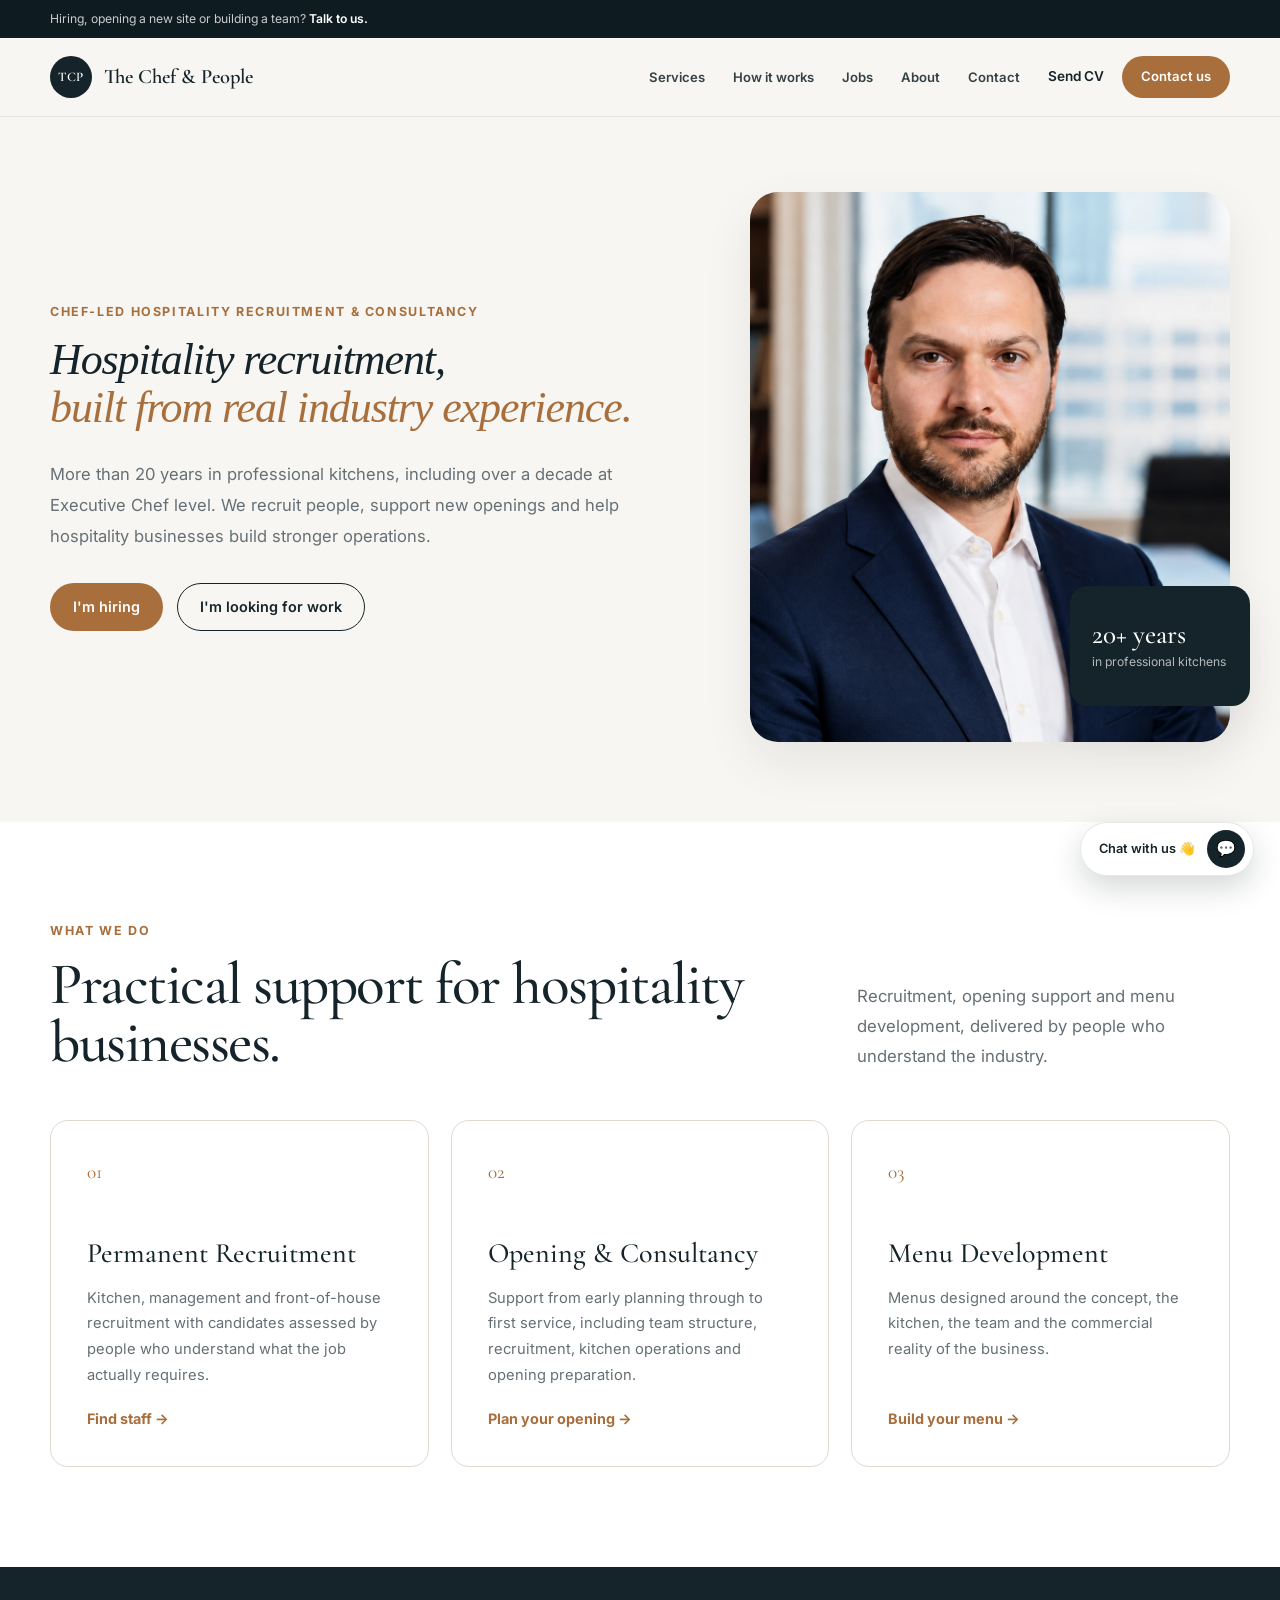
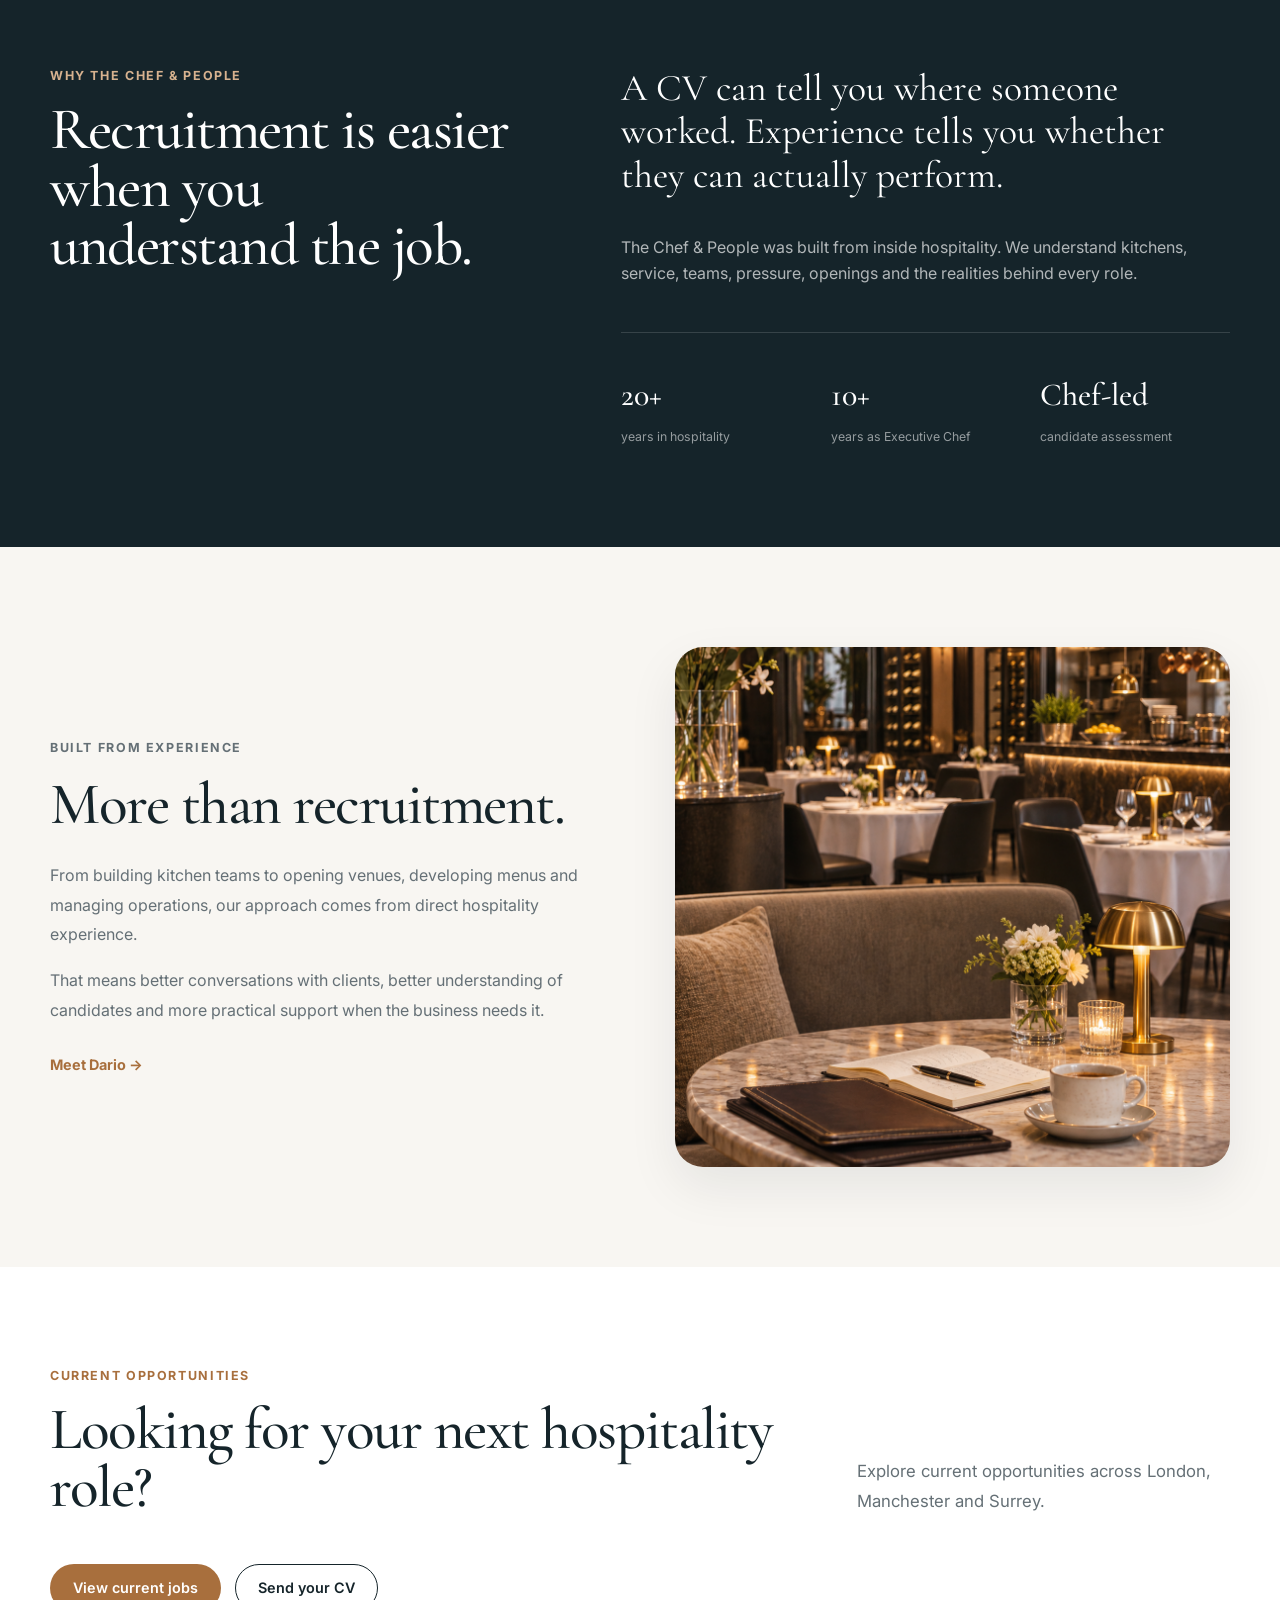
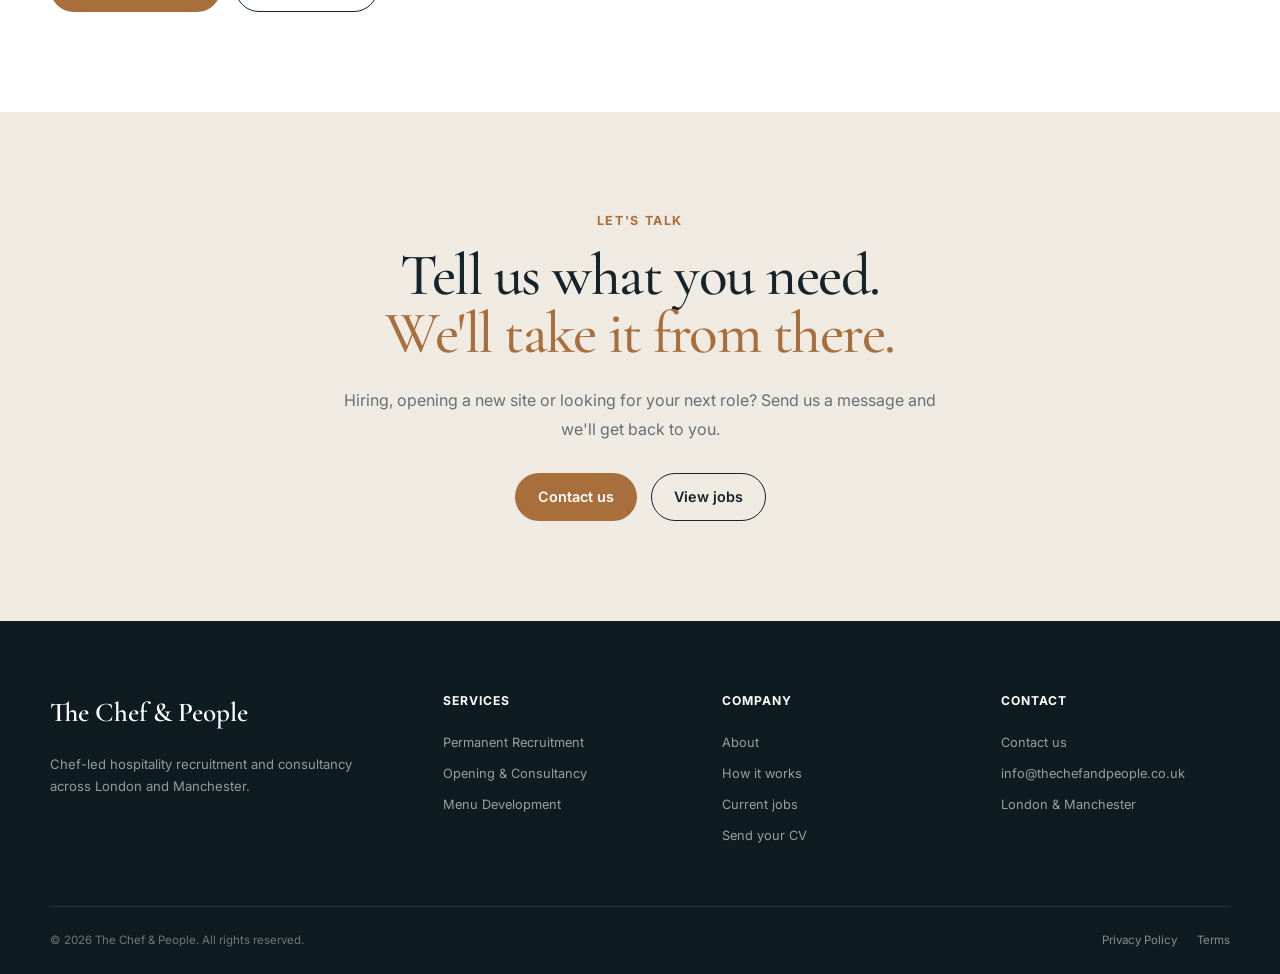
<file: index.html>
<!DOCTYPE html>
<html lang="en">

<head>
  <meta charset="UTF-8">
  <meta name="viewport" content="width=device-width, initial-scale=1.0">

  <title>The Chef & People | Hospitality Recruitment & Consultancy</title>

  <meta
    name="description"
    content="Chef-led hospitality recruitment and consultancy across London and Manchester. Permanent recruitment, restaurant openings and menu development."
  >

  <link rel="preconnect" href="https://fonts.googleapis.com">
  <link rel="preconnect" href="https://fonts.gstatic.com" crossorigin>

  <link
    href="https://fonts.googleapis.com/css2?family=Cormorant+Garamond:ital,wght@0,500;0,600;1,500&family=Inter:wght@400;500;600;700&display=swap"
    rel="stylesheet"
  >

  <link rel="stylesheet" href="style.css">
</head>

<body>

  <div class="top-bar">
    <div class="container top-bar-inner">

      <p>
        Hiring, opening a new site or building a team?
        <a href="contact.html#contact-form">Talk to us.</a>
      </p>

    </div>
  </div>


  <header class="site-header">

    <div class="container header-inner">

      <a
        href="index.html"
        class="logo"
        aria-label="The Chef & People home"
      >
        <span class="logo-mark">TCP</span>

        <span class="logo-text">
          The Chef & People
        </span>
      </a>


      <nav class="desktop-nav" aria-label="Main navigation">

        <a href="services.html">
          Services
        </a>

        <a href="how-it-works.html">
          How it works
        </a>

        <a href="jobs.html">
          Jobs
        </a>

        <a href="about.html">
          About
        </a>

        <a href="contact.html">
          Contact
        </a>

      </nav>


      <div class="header-actions">

        <a
          href="contact.html#contact-form"
          class="text-link"
        >
          Send CV
        </a>

        <a
          href="contact.html#contact-form"
          class="btn btn-primary btn-small"
        >
          Contact us
        </a>

      </div>


      <button
        class="menu-toggle"
        aria-label="Open navigation"
        aria-expanded="false"
      >
        <span></span>
        <span></span>
        <span></span>
      </button>

    </div>


    <nav
      class="mobile-nav"
      aria-label="Mobile navigation"
    >

      <a href="services.html">
        Services
      </a>

      <a href="how-it-works.html">
        How it works
      </a>

      <a href="jobs.html">
        Jobs
      </a>

      <a href="about.html">
        About
      </a>

      <a href="contact.html">
        Contact
      </a>

      <a href="contact.html#contact-form">
        Send CV
      </a>

    </nav>

  </header>


  <main>

    <section class="hero">

      <div class="container hero-grid">

        <div class="hero-content">

          <p class="eyebrow">
            Chef-led hospitality recruitment & consultancy
          </p>

          <h1>
            Hospitality recruitment,
            <span>
              built from real industry experience.
            </span>
          </h1>

          <p class="hero-copy">
            More than 20 years in professional kitchens,
            including over a decade at Executive Chef level.
            We recruit people, support new openings
            and help hospitality businesses build stronger operations.
          </p>

          <div class="hero-actions">

            <a
              href="contact.html#contact-form"
              class="btn btn-primary"
            >
              I'm hiring
            </a>

            <a
              href="jobs.html"
              class="btn btn-outline"
            >
              I'm looking for work
            </a>

          </div>

        </div>


        <div class="hero-visual">

          <div class="hero-image">

            <img
              src="images/dario-professional.png"
              alt="Dario Zannoni, founder of The Chef & People"
            >

          </div>


          <div class="experience-card">

            <strong>
              20+ years
            </strong>

            <span>
              in professional kitchens
            </span>

          </div>

        </div>

      </div>

    </section>


    <section class="section services-section">

      <div class="container">

        <div class="section-heading">

          <div>

            <p class="eyebrow">
              What we do
            </p>

            <h2>
              Practical support for hospitality businesses.
            </h2>

          </div>


          <p class="section-intro">
            Recruitment, opening support and menu development,
            delivered by people who understand the industry.
          </p>

        </div>


        <div class="services-grid">

          <article class="service-card">

            <span class="service-number">
              01
            </span>

            <h3>
              Permanent Recruitment
            </h3>

            <p>
              Kitchen, management and front-of-house recruitment
              with candidates assessed by people who understand
              what the job actually requires.
            </p>

            <a
              href="services.html#recruitment"
              class="arrow-link"
            >
              Find staff →
            </a>

          </article>


          <article class="service-card">

            <span class="service-number">
              02
            </span>

            <h3>
              Opening & Consultancy
            </h3>

            <p>
              Support from early planning through to first service,
              including team structure, recruitment,
              kitchen operations and opening preparation.
            </p>

            <a
              href="services.html#opening"
              class="arrow-link"
            >
              Plan your opening →
            </a>

          </article>


          <article class="service-card">

            <span class="service-number">
              03
            </span>

            <h3>
              Menu Development
            </h3>

            <p>
              Menus designed around the concept,
              the kitchen, the team and the commercial reality
              of the business.
            </p>

            <a
              href="services.html#menu"
              class="arrow-link"
            >
              Build your menu →
            </a>

          </article>

        </div>

      </div>

    </section>


    <section class="section why-us">

      <div class="container why-us-grid">

        <div class="why-us-title">

          <p class="eyebrow light">
            Why The Chef & People
          </p>

          <h2>
            Recruitment is easier
            when you understand the job.
          </h2>

        </div>


        <div class="why-us-content">

          <p class="large-copy">
            A CV can tell you where someone worked.
            Experience tells you whether they can actually perform.
          </p>

          <p>
            The Chef & People was built from inside hospitality.
            We understand kitchens, service, teams, pressure,
            openings and the realities behind every role.
          </p>


          <div class="stats">

            <div class="stat">

              <strong>
                20+
              </strong>

              <span>
                years in hospitality
              </span>

            </div>


            <div class="stat">

              <strong>
                10+
              </strong>

              <span>
                years as Executive Chef
              </span>

            </div>


            <div class="stat">

              <strong>
                Chef-led
              </strong>

              <span>
                candidate assessment
              </span>

            </div>

          </div>

        </div>

      </div>

    </section>


    <section class="section proof-section">

      <div class="container proof-grid">

        <div class="proof-content">

          <p class="eyebrow">
            Built from experience
          </p>

          <h2>
            More than recruitment.
          </h2>

          <p>
            From building kitchen teams to opening venues,
            developing menus and managing operations,
            our approach comes from direct hospitality experience.
          </p>

          <p>
            That means better conversations with clients,
            better understanding of candidates
            and more practical support when the business needs it.
          </p>

          <a
            href="about.html"
            class="arrow-link"
          >
            Meet Dario →
          </a>

        </div>


        <div class="proof-image">

          <img
            src="images/restaurant-interior.png"
            alt="Elegant restaurant interior"
          >

        </div>

      </div>

    </section>


    <section class="section services-section">

      <div class="container">

        <div class="section-heading">

          <div>

            <p class="eyebrow">
              Current opportunities
            </p>

            <h2>
              Looking for your next hospitality role?
            </h2>

          </div>


          <p class="section-intro">
            Explore current opportunities across London,
            Manchester and Surrey.
          </p>

        </div>


        <div class="hero-actions">

          <a
            href="jobs.html"
            class="btn btn-primary"
          >
            View current jobs
          </a>

          <a
            href="contact.html#contact-form"
            class="btn btn-outline"
          >
            Send your CV
          </a>

        </div>

      </div>

    </section>


    <section class="final-cta">

      <div class="container final-cta-inner">

        <p class="eyebrow">
          Let's talk
        </p>

        <h2>
          Tell us what you need.
          <span>
            We'll take it from there.
          </span>
        </h2>

        <p>
          Hiring, opening a new site or looking for your next role?
          Send us a message and we'll get back to you.
        </p>


        <div class="final-cta-actions">

          <a
            href="contact.html#contact-form"
            class="btn btn-primary"
          >
            Contact us
          </a>

          <a
            href="jobs.html"
            class="btn btn-outline"
          >
            View jobs
          </a>

        </div>

      </div>

    </section>

  </main>


  <a
    href="contact.html#contact-form"
    class="floating-chat"
    aria-label="Chat with The Chef & People"
  >

    <span class="floating-chat-text">
      Chat with us 👋
    </span>

    <span class="floating-chat-icon">
      💬
    </span>

  </a>


  <footer class="site-footer">

    <div class="container footer-grid">

      <div class="footer-brand">

        <a
          href="index.html"
          class="footer-logo"
        >
          The Chef & People
        </a>

        <p>
          Chef-led hospitality recruitment and consultancy
          across London and Manchester.
        </p>

      </div>


      <div class="footer-column">

        <h4>
          Services
        </h4>

        <a href="services.html#recruitment">
          Permanent Recruitment
        </a>

        <a href="services.html#opening">
          Opening & Consultancy
        </a>

        <a href="services.html#menu">
          Menu Development
        </a>

      </div>


      <div class="footer-column">

        <h4>
          Company
        </h4>

        <a href="about.html">
          About
        </a>

        <a href="how-it-works.html">
          How it works
        </a>

        <a href="jobs.html">
          Current jobs
        </a>

        <a href="contact.html#contact-form">
          Send your CV
        </a>

      </div>


      <div class="footer-column">

        <h4>
          Contact
        </h4>

        <a href="contact.html#contact-form">
          Contact us
        </a>

        <a href="mailto:info@thechefandpeople.co.uk">
          info@thechefandpeople.co.uk
        </a>

        <span>
          London & Manchester
        </span>

      </div>

    </div>


    <div class="container footer-bottom">

      <p>
        © 2026 The Chef & People. All rights reserved.
      </p>

      <div>

        <a href="privacy.html">
          Privacy Policy
        </a>

        <a href="terms.html">
          Terms
        </a>

      </div>

    </div>

  </footer>


  <script src="script.js"></script>

</body>
</html>
</file>
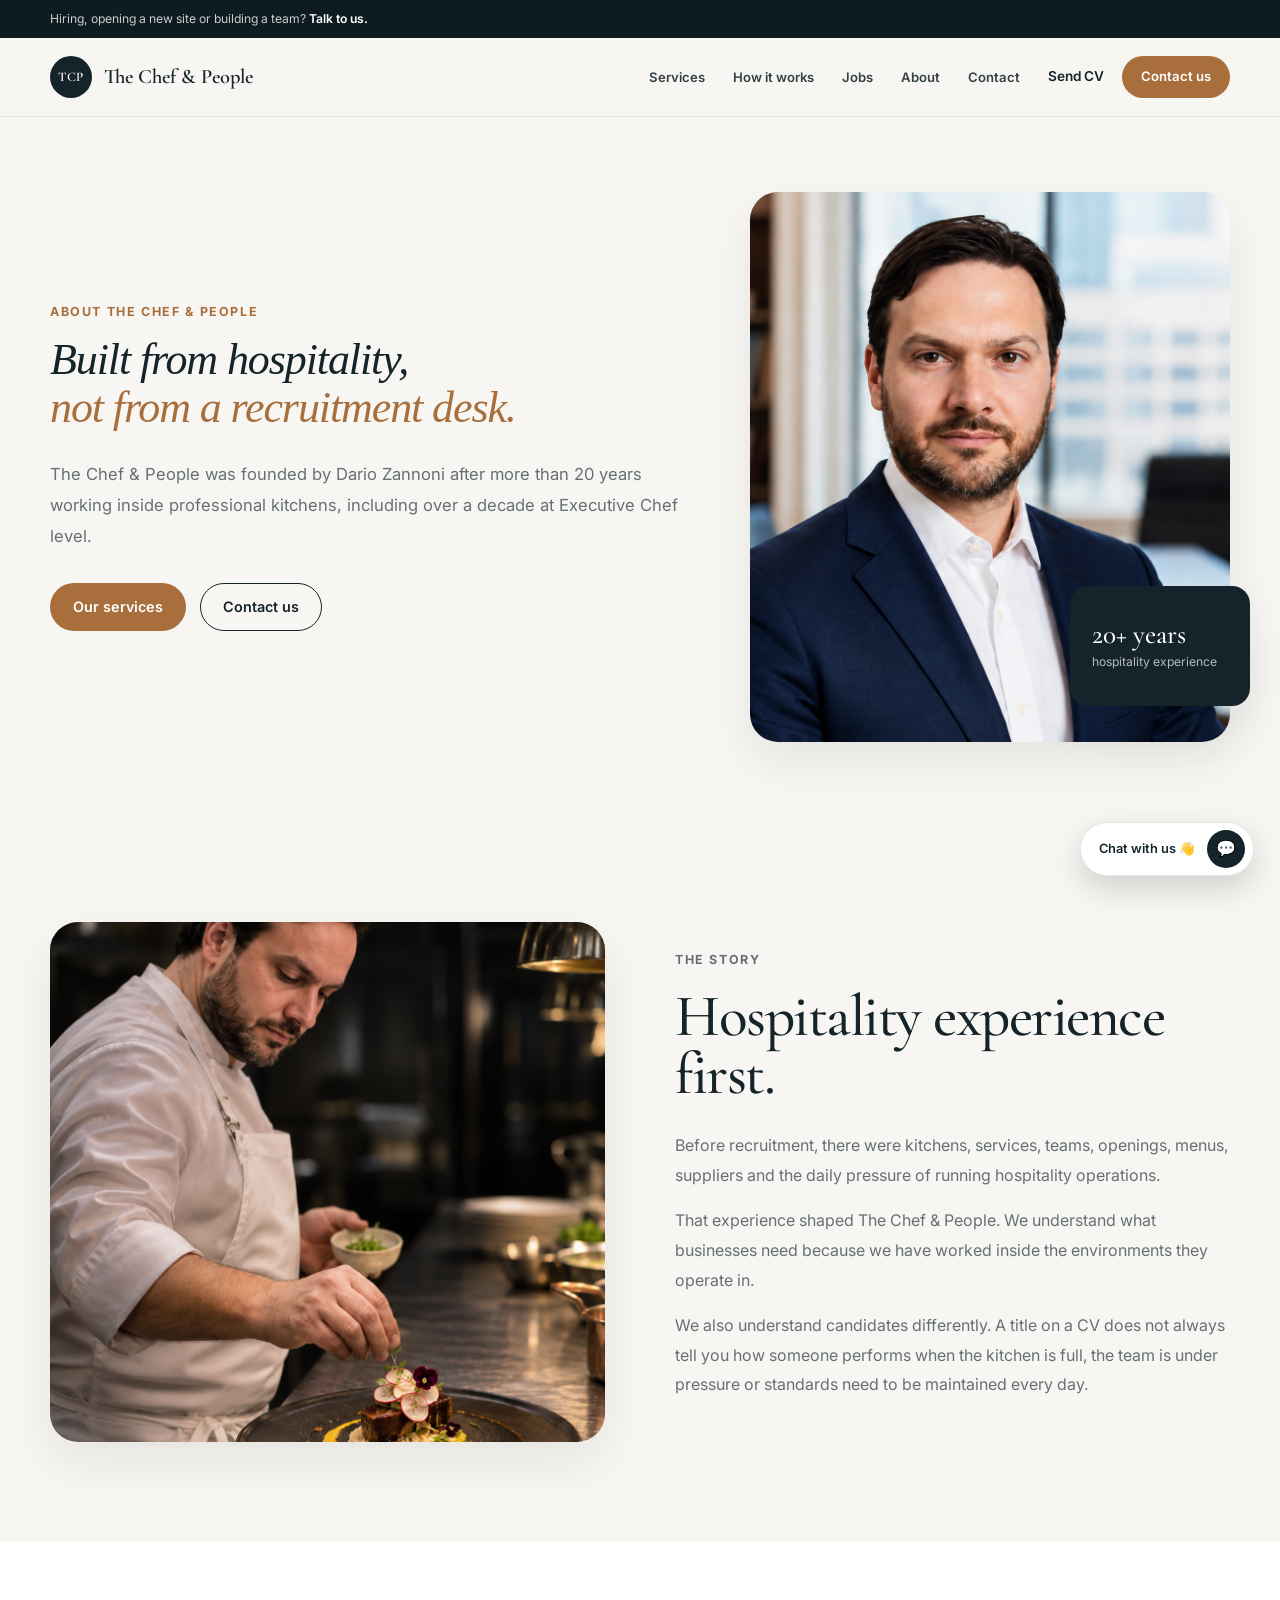
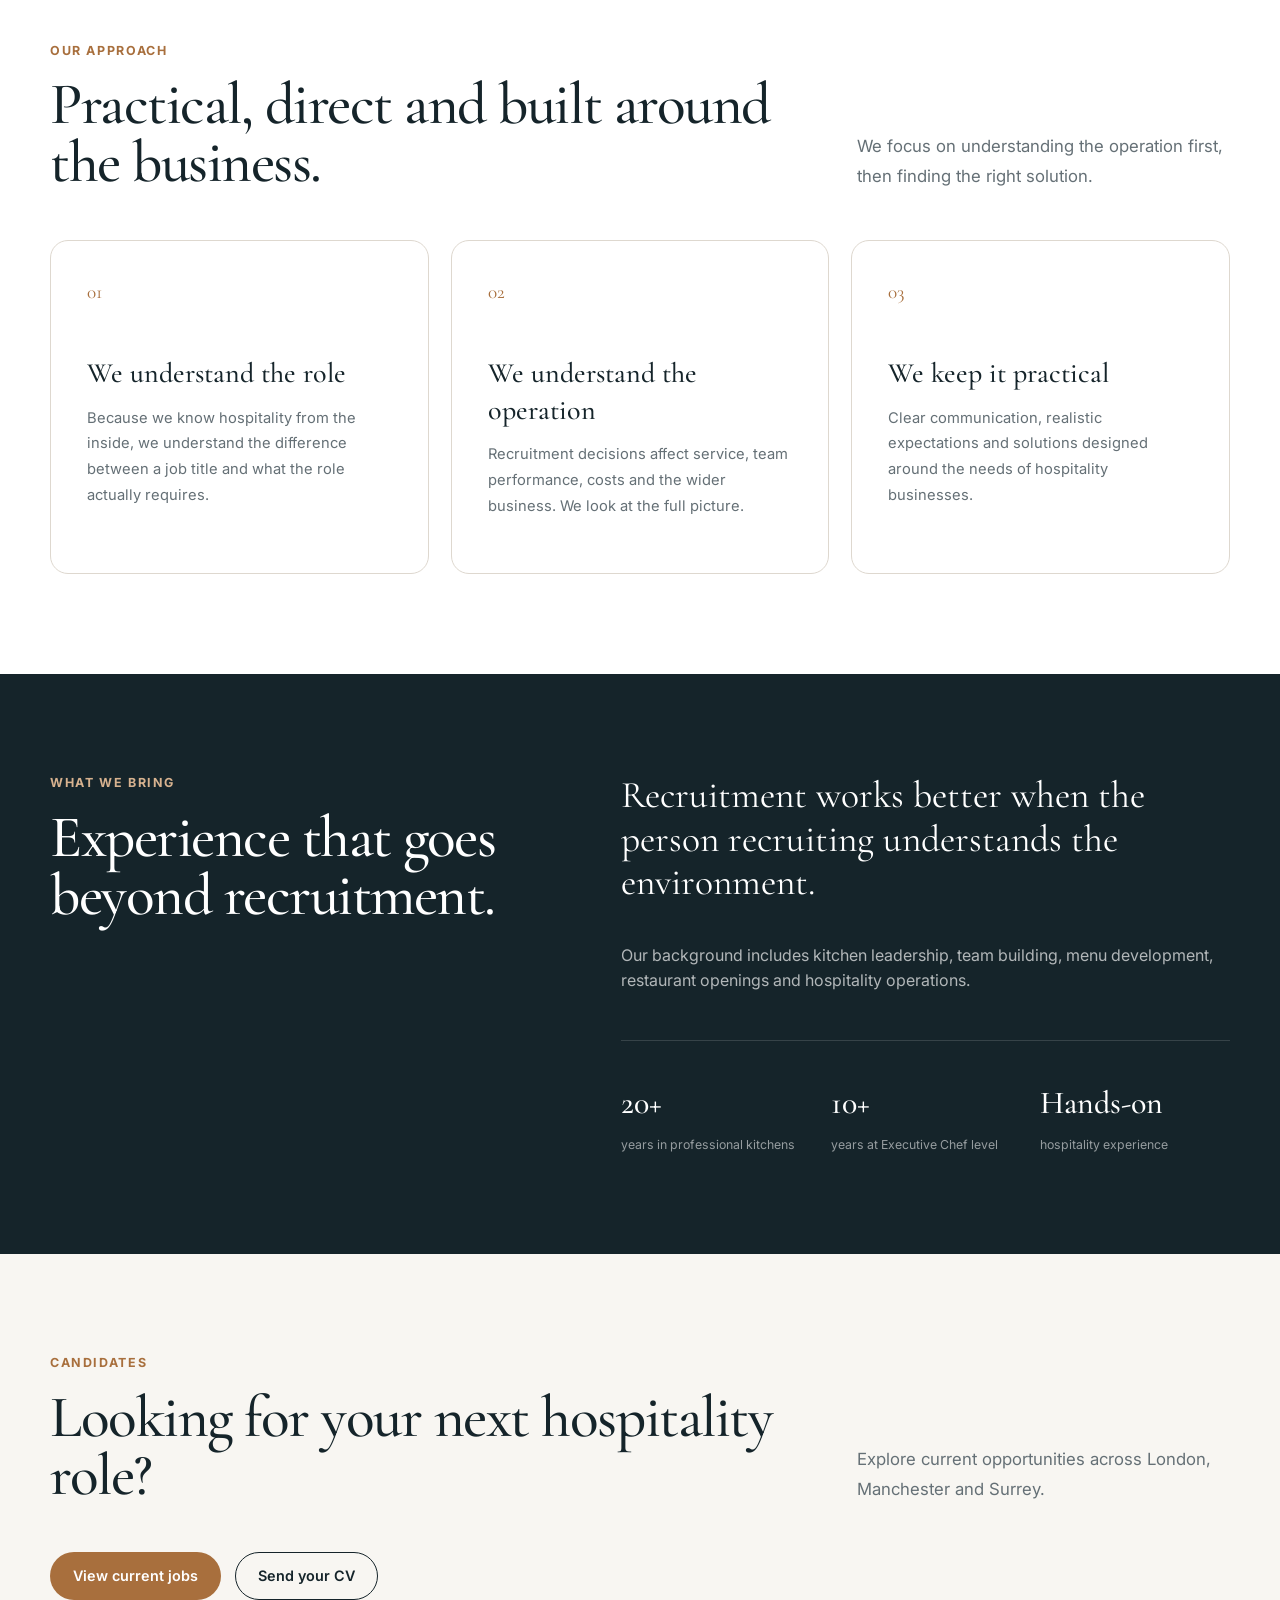
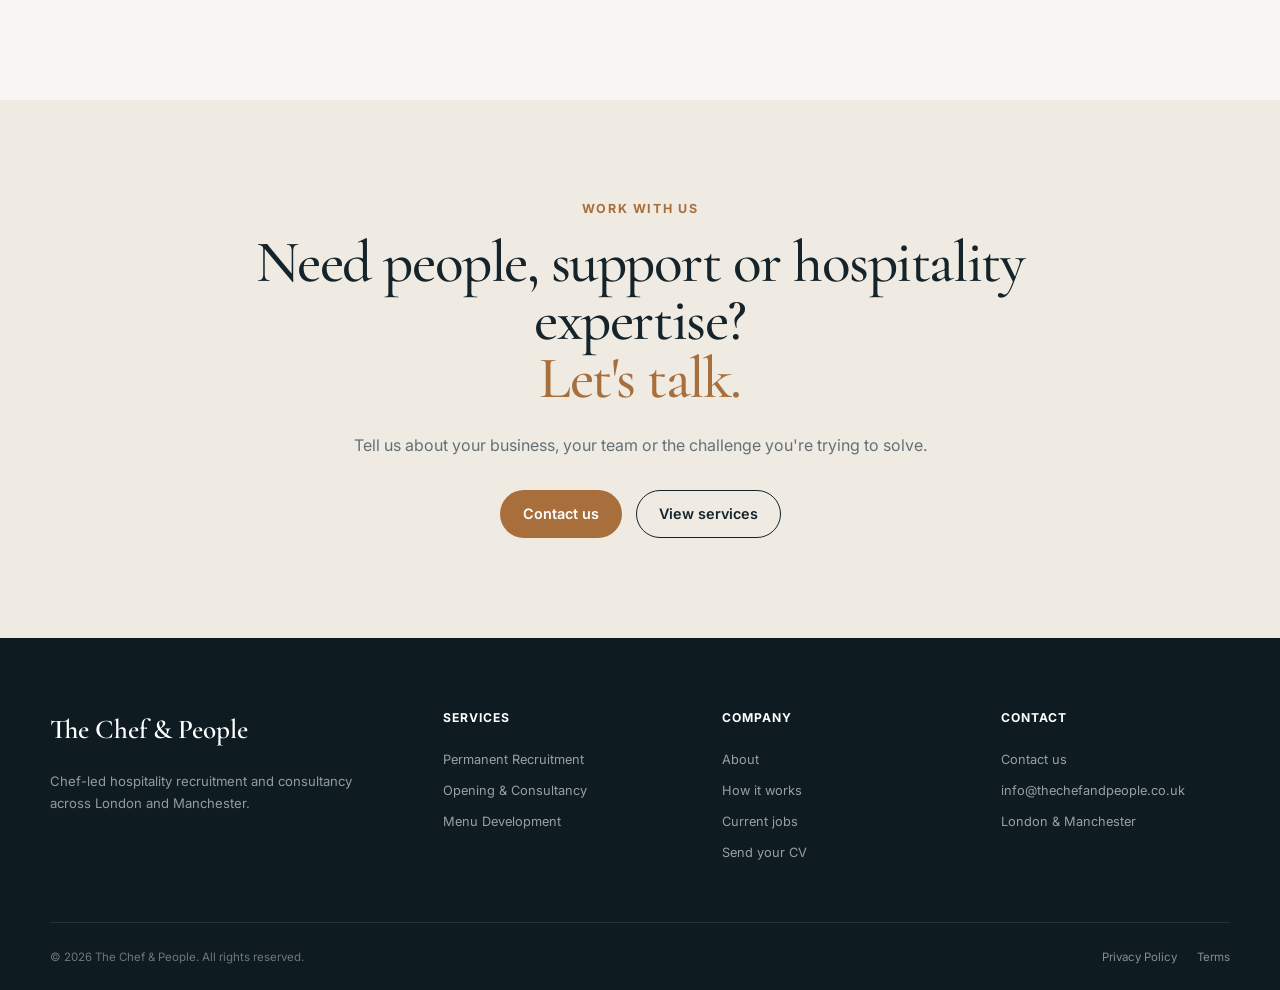
<file: about.html>
<!DOCTYPE html>
<html lang="en">
<head>
  <meta charset="UTF-8">

  <meta name="viewport" content="width=device-width, initial-scale=1.0">

  <title>About | The Chef & People</title>

  <meta
    name="description"
    content="Meet Dario Zannoni and discover the hospitality experience behind The Chef & People."
  >

  <link rel="preconnect" href="https://fonts.googleapis.com">

  <link rel="preconnect" href="https://fonts.gstatic.com" crossorigin>

  <link
    href="https://fonts.googleapis.com/css2?family=Cormorant+Garamond:ital,wght@0,500;0,600;1,500&family=Inter:wght@400;500;600;700&display=swap"
    rel="stylesheet"
  >

  <link rel="stylesheet" href="style.css">
</head>

<body>

  <div class="top-bar">

    <div class="container top-bar-inner">

      <p>
        Hiring, opening a new site or building a team?
        <a href="contact.html#contact-form">Talk to us.</a>
      </p>

    </div>

  </div>


  <header class="site-header">

    <div class="container header-inner">

      <a
        href="index.html"
        class="logo"
        aria-label="The Chef & People home"
      >

        <span class="logo-mark">
          TCP
        </span>

        <span class="logo-text">
          The Chef & People
        </span>

      </a>


      <nav class="desktop-nav" aria-label="Main navigation">

        <a href="services.html">
          Services
        </a>

        <a href="how-it-works.html">
          How it works
        </a>

        <a href="jobs.html">
          Jobs
        </a>

        <a href="about.html">
          About
        </a>

        <a href="contact.html">
          Contact
        </a>

      </nav>


      <div class="header-actions">

        <a
          href="contact.html#contact-form"
          class="text-link"
        >
          Send CV
        </a>

        <a
          href="contact.html#contact-form"
          class="btn btn-primary btn-small"
        >
          Contact us
        </a>

      </div>


      <button
        class="menu-toggle"
        aria-label="Open navigation"
        aria-expanded="false"
      >
        <span></span>
        <span></span>
        <span></span>
      </button>

    </div>


    <nav
      class="mobile-nav"
      aria-label="Mobile navigation"
    >

      <a href="services.html">
        Services
      </a>

      <a href="how-it-works.html">
        How it works
      </a>

      <a href="jobs.html">
        Jobs
      </a>

      <a href="about.html">
        About
      </a>

      <a href="contact.html">
        Contact
      </a>

      <a href="contact.html#contact-form">
        Send CV
      </a>

    </nav>

  </header>


  <main>

    <section class="hero">

      <div class="container hero-grid">

        <div class="hero-content">

          <p class="eyebrow">
            About The Chef & People
          </p>

          <h1>
            Built from hospitality,
            <span>
              not from a recruitment desk.
            </span>
          </h1>

          <p class="hero-copy">
            The Chef & People was founded by Dario Zannoni
            after more than 20 years working inside professional kitchens,
            including over a decade at Executive Chef level.
          </p>

          <div class="hero-actions">

            <a
              href="services.html"
              class="btn btn-primary"
            >
              Our services
            </a>

            <a
              href="contact.html#contact-form"
              class="btn btn-outline"
            >
              Contact us
            </a>

          </div>

        </div>


        <div class="hero-visual">

          <div class="hero-image">

            <img
              src="images/dario-professional.png"
              alt="Dario Zannoni, founder of The Chef & People"
            >

          </div>


          <div class="experience-card">

            <strong>
              20+ years
            </strong>

            <span>
              hospitality experience
            </span>

          </div>

        </div>

      </div>

    </section>


    <section class="section proof-section">

      <div class="container proof-grid">

        <div class="proof-image">

          <img
            src="images/dario-chef.png"
            alt="Dario Zannoni working in a professional kitchen"
          >

        </div>


        <div class="proof-content">

          <p class="eyebrow">
            The story
          </p>

          <h2>
            Hospitality experience first.
          </h2>

          <p>
            Before recruitment, there were kitchens, services,
            teams, openings, menus, suppliers and the daily pressure
            of running hospitality operations.
          </p>

          <p>
            That experience shaped The Chef & People.
            We understand what businesses need because we have worked
            inside the environments they operate in.
          </p>

          <p>
            We also understand candidates differently.
            A title on a CV does not always tell you how someone performs
            when the kitchen is full, the team is under pressure
            or standards need to be maintained every day.
          </p>

        </div>

      </div>

    </section>


    <section class="section services-section">

      <div class="container">

        <div class="section-heading">

          <div>

            <p class="eyebrow">
              Our approach
            </p>

            <h2>
              Practical, direct and built around the business.
            </h2>

          </div>


          <p class="section-intro">
            We focus on understanding the operation first,
            then finding the right solution.
          </p>

        </div>


        <div class="services-grid">

          <article class="service-card">

            <span class="service-number">
              01
            </span>

            <h3>
              We understand the role
            </h3>

            <p>
              Because we know hospitality from the inside,
              we understand the difference between a job title
              and what the role actually requires.
            </p>

          </article>


          <article class="service-card">

            <span class="service-number">
              02
            </span>

            <h3>
              We understand the operation
            </h3>

            <p>
              Recruitment decisions affect service,
              team performance, costs and the wider business.
              We look at the full picture.
            </p>

          </article>


          <article class="service-card">

            <span class="service-number">
              03
            </span>

            <h3>
              We keep it practical
            </h3>

            <p>
              Clear communication, realistic expectations
              and solutions designed around the needs
              of hospitality businesses.
            </p>

          </article>

        </div>

      </div>

    </section>


    <section class="section why-us">

      <div class="container why-us-grid">

        <div class="why-us-title">

          <p class="eyebrow light">
            What we bring
          </p>

          <h2>
            Experience that goes beyond recruitment.
          </h2>

        </div>


        <div class="why-us-content">

          <p class="large-copy">
            Recruitment works better when the person recruiting
            understands the environment.
          </p>

          <p>
            Our background includes kitchen leadership,
            team building, menu development, restaurant openings
            and hospitality operations.
          </p>


          <div class="stats">

            <div class="stat">

              <strong>
                20+
              </strong>

              <span>
                years in professional kitchens
              </span>

            </div>


            <div class="stat">

              <strong>
                10+
              </strong>

              <span>
                years at Executive Chef level
              </span>

            </div>


            <div class="stat">

              <strong>
                Hands-on
              </strong>

              <span>
                hospitality experience
              </span>

            </div>

          </div>

        </div>

      </div>

    </section>


    <section class="section">

      <div class="container">

        <div class="section-heading">

          <div>

            <p class="eyebrow">
              Candidates
            </p>

            <h2>
              Looking for your next hospitality role?
            </h2>

          </div>


          <p class="section-intro">
            Explore current opportunities across London,
            Manchester and Surrey.
          </p>

        </div>


        <div class="hero-actions">

          <a
            href="jobs.html"
            class="btn btn-primary"
          >
            View current jobs
          </a>

          <a
            href="contact.html#contact-form"
            class="btn btn-outline"
          >
            Send your CV
          </a>

        </div>

      </div>

    </section>


    <section class="final-cta">

      <div class="container final-cta-inner">

        <p class="eyebrow">
          Work with us
        </p>

        <h2>
          Need people, support or hospitality expertise?
          <span>
            Let's talk.
          </span>
        </h2>

        <p>
          Tell us about your business, your team
          or the challenge you're trying to solve.
        </p>


        <div class="final-cta-actions">

          <a
            href="contact.html#contact-form"
            class="btn btn-primary"
          >
            Contact us
          </a>

          <a
            href="services.html"
            class="btn btn-outline"
          >
            View services
          </a>

        </div>

      </div>

    </section>

  </main>


  <a
    href="contact.html#contact-form"
    class="floating-chat"
    aria-label="Chat with The Chef & People"
  >

    <span class="floating-chat-text">
      Chat with us 👋
    </span>

    <span class="floating-chat-icon">
      💬
    </span>

  </a>


  <footer class="site-footer">

    <div class="container footer-grid">

      <div class="footer-brand">

        <a
          href="index.html"
          class="footer-logo"
        >
          The Chef & People
        </a>

        <p>
          Chef-led hospitality recruitment and consultancy
          across London and Manchester.
        </p>

      </div>


      <div class="footer-column">

        <h4>
          Services
        </h4>

        <a href="services.html#recruitment">
          Permanent Recruitment
        </a>

        <a href="services.html#opening">
          Opening & Consultancy
        </a>

        <a href="services.html#menu">
          Menu Development
        </a>

      </div>


      <div class="footer-column">

        <h4>
          Company
        </h4>

        <a href="about.html">
          About
        </a>

        <a href="how-it-works.html">
          How it works
        </a>

        <a href="jobs.html">
          Current jobs
        </a>

        <a href="contact.html#contact-form">
          Send your CV
        </a>

      </div>


      <div class="footer-column">

        <h4>
          Contact
        </h4>

        <a href="contact.html#contact-form">
          Contact us
        </a>

        <a href="mailto:info@thechefandpeople.co.uk">
          info@thechefandpeople.co.uk
        </a>

        <span>
          London & Manchester
        </span>

      </div>

    </div>


    <div class="container footer-bottom">

      <p>
        © 2026 The Chef & People. All rights reserved.
      </p>

      <div>

        <a href="privacy.html">
          Privacy Policy
        </a>

        <a href="terms.html">
          Terms
        </a>

      </div>

    </div>

  </footer>


  <script src="script.js"></script>

</body>
</html>
</file>
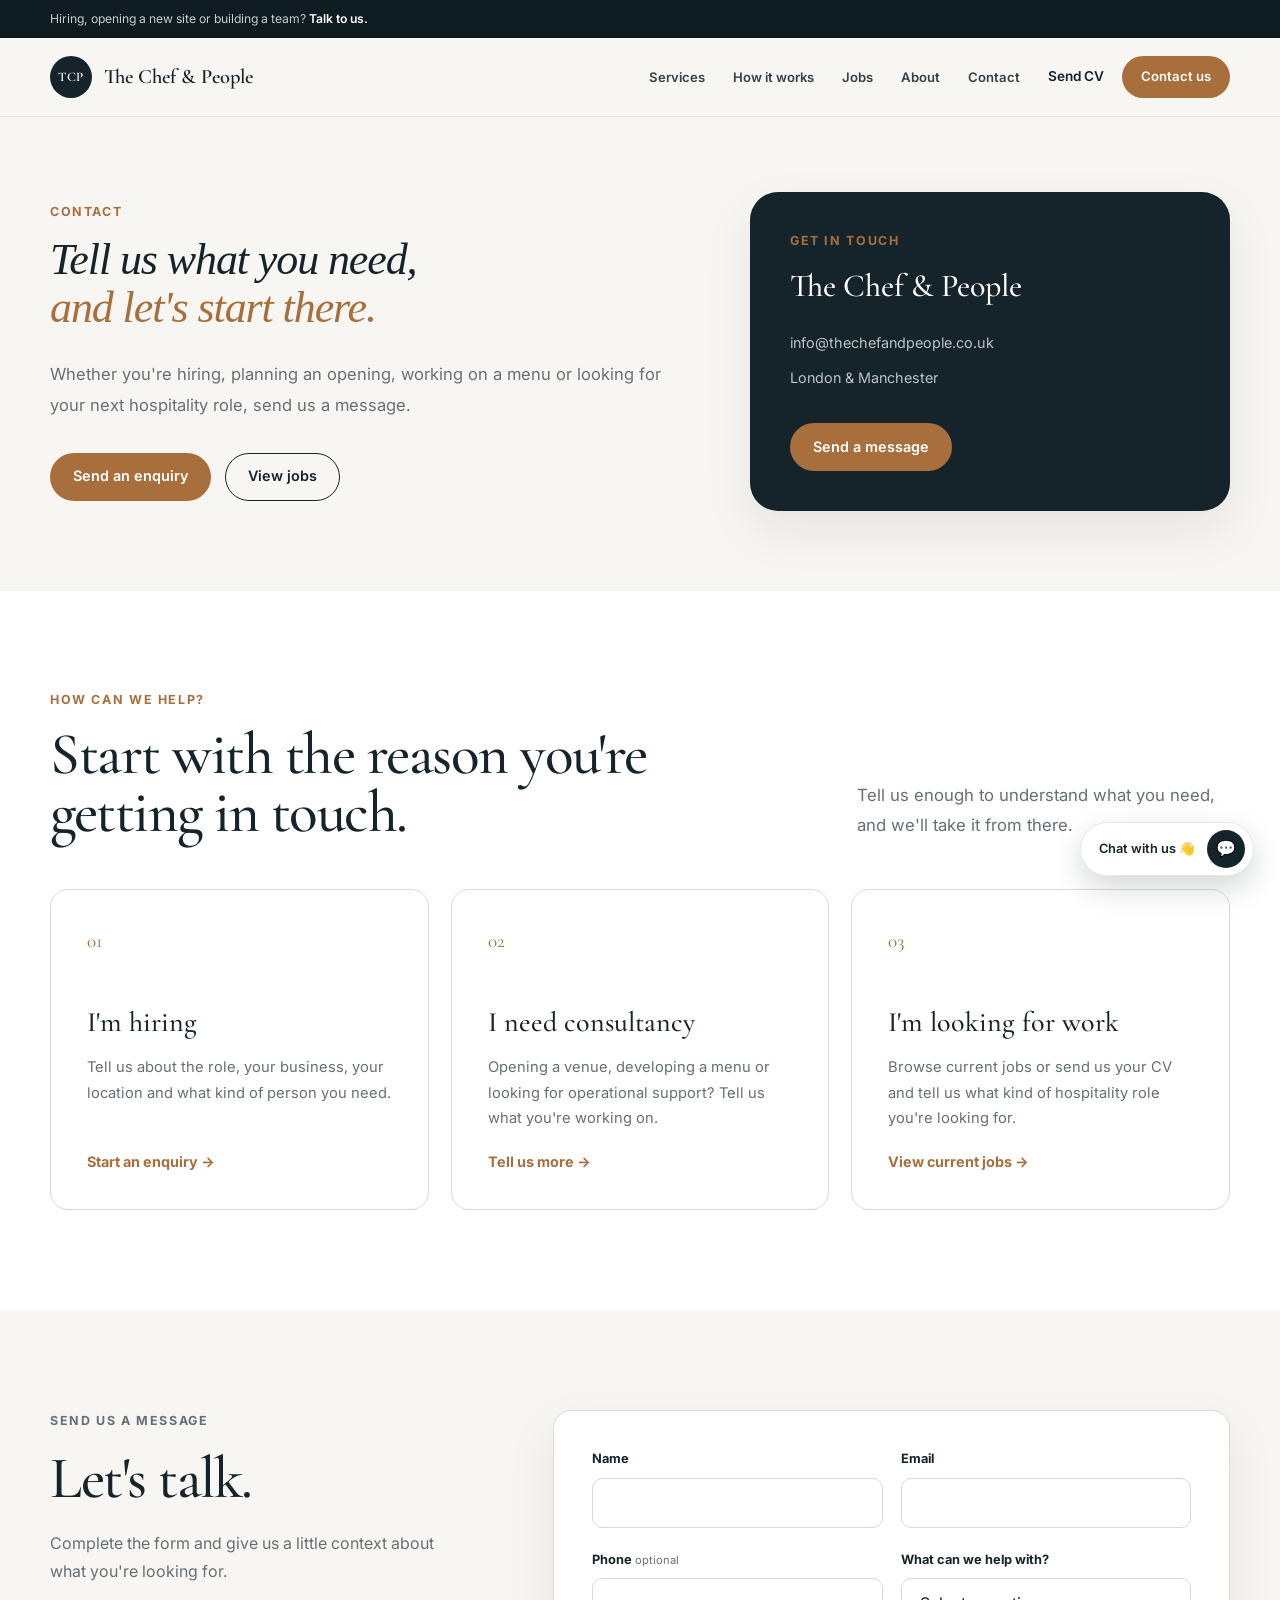
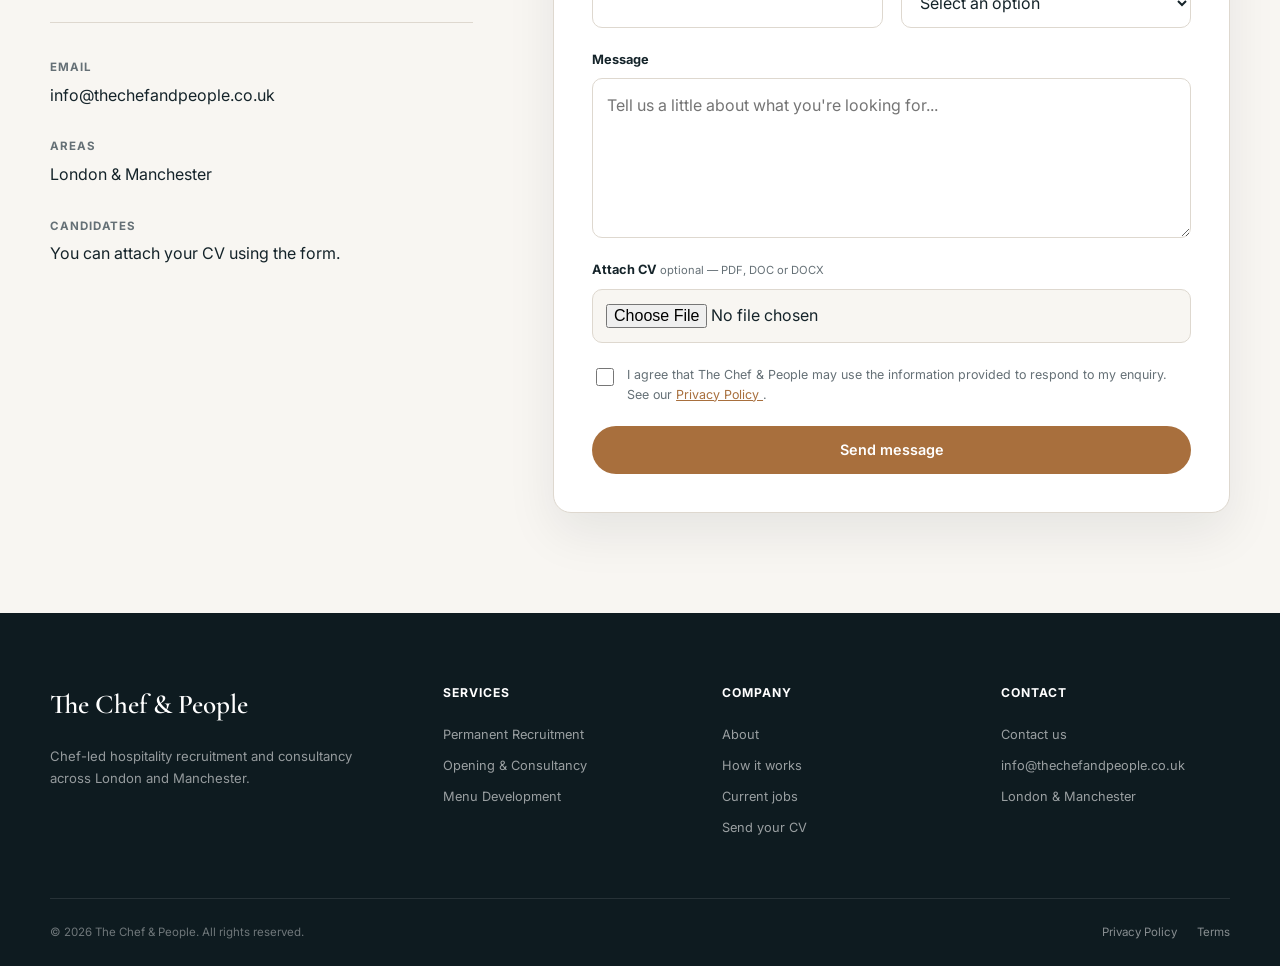
<file: contact.html>
<!DOCTYPE html>
<html lang="en">
<head>
  <meta charset="UTF-8">

  <meta name="viewport" content="width=device-width, initial-scale=1.0">

  <title>Contact | The Chef & People</title>

  <meta
    name="description"
    content="Contact The Chef & People for hospitality recruitment, consultancy, menu development or to send your CV."
  >

  <link rel="preconnect" href="https://fonts.googleapis.com">

  <link rel="preconnect" href="https://fonts.gstatic.com" crossorigin>

  <link
    href="https://fonts.googleapis.com/css2?family=Cormorant+Garamond:ital,wght@0,500;0,600;1,500&family=Inter:wght@400;500;600;700&display=swap"
    rel="stylesheet"
  >

  <link rel="stylesheet" href="style.css">
</head>

<body>

  <div class="top-bar">

    <div class="container top-bar-inner">

      <p>
        Hiring, opening a new site or building a team?
        <a href="#contact-form">Talk to us.</a>
      </p>

    </div>

  </div>


  <header class="site-header">

    <div class="container header-inner">

      <a
        href="index.html"
        class="logo"
        aria-label="The Chef & People home"
      >

        <span class="logo-mark">
          TCP
        </span>

        <span class="logo-text">
          The Chef & People
        </span>

      </a>


      <nav class="desktop-nav" aria-label="Main navigation">

        <a href="services.html">
          Services
        </a>

        <a href="how-it-works.html">
          How it works
        </a>

        <a href="jobs.html">
          Jobs
        </a>

        <a href="about.html">
          About
        </a>

        <a href="contact.html">
          Contact
        </a>

      </nav>


      <div class="header-actions">

        <a
          href="#contact-form"
          class="text-link"
        >
          Send CV
        </a>

        <a
          href="#contact-form"
          class="btn btn-primary btn-small"
        >
          Contact us
        </a>

      </div>


      <button
        class="menu-toggle"
        aria-label="Open navigation"
        aria-expanded="false"
      >
        <span></span>
        <span></span>
        <span></span>
      </button>

    </div>


    <nav
      class="mobile-nav"
      aria-label="Mobile navigation"
    >

      <a href="services.html">
        Services
      </a>

      <a href="how-it-works.html">
        How it works
      </a>

      <a href="jobs.html">
        Jobs
      </a>

      <a href="about.html">
        About
      </a>

      <a href="contact.html">
        Contact
      </a>

      <a href="#contact-form">
        Send CV
      </a>

    </nav>

  </header>


  <main>

    <section class="hero">

      <div class="container hero-grid">

        <div class="hero-content">

          <p class="eyebrow">
            Contact
          </p>

          <h1>
            Tell us what you need,
            <span>
              and let's start there.
            </span>
          </h1>

          <p class="hero-copy">
            Whether you're hiring, planning an opening,
            working on a menu or looking for your next hospitality role,
            send us a message.
          </p>

          <div class="hero-actions">

            <a
              href="#contact-form"
              class="btn btn-primary"
            >
              Send an enquiry
            </a>

            <a
              href="jobs.html"
              class="btn btn-outline"
            >
              View jobs
            </a>

          </div>

        </div>


        <div class="contact-quick-card">

          <p class="eyebrow">
            Get in touch
          </p>

          <h3>
            The Chef & People
          </h3>

          <a
            href="mailto:info@thechefandpeople.co.uk"
            class="contact-detail"
          >
            info@thechefandpeople.co.uk
          </a>

          <span class="contact-detail">
            London & Manchester
          </span>

          <a
            href="#contact-form"
            class="btn btn-primary"
          >
            Send a message
          </a>

        </div>

      </div>

    </section>


    <section class="section services-section">

      <div class="container">

        <div class="section-heading">

          <div>

            <p class="eyebrow">
              How can we help?
            </p>

            <h2>
              Start with the reason you're getting in touch.
            </h2>

          </div>


          <p class="section-intro">
            Tell us enough to understand what you need,
            and we'll take it from there.
          </p>

        </div>


        <div class="services-grid">

          <article class="service-card">

            <span class="service-number">
              01
            </span>

            <h3>
              I'm hiring
            </h3>

            <p>
              Tell us about the role, your business,
              your location and what kind of person you need.
            </p>

            <a
              href="#contact-form"
              class="arrow-link"
            >
              Start an enquiry →
            </a>

          </article>


          <article class="service-card">

            <span class="service-number">
              02
            </span>

            <h3>
              I need consultancy
            </h3>

            <p>
              Opening a venue, developing a menu
              or looking for operational support?
              Tell us what you're working on.
            </p>

            <a
              href="#contact-form"
              class="arrow-link"
            >
              Tell us more →
            </a>

          </article>


          <article class="service-card">

            <span class="service-number">
              03
            </span>

            <h3>
              I'm looking for work
            </h3>

            <p>
              Browse current jobs or send us your CV
              and tell us what kind of hospitality role
              you're looking for.
            </p>

            <a
              href="jobs.html"
              class="arrow-link"
            >
              View current jobs →
            </a>

          </article>

        </div>

      </div>

    </section>


    <section
      class="section"
      id="contact-form"
    >

      <div class="container contact-grid">

        <div class="contact-intro">

          <p class="eyebrow">
            Send us a message
          </p>

          <h2>
            Let's talk.
          </h2>

          <p>
            Complete the form and give us a little context
            about what you're looking for.
          </p>


          <div class="contact-info-block">

            <div>

              <span class="contact-label">
                Email
              </span>

              <p>
                <a href="mailto:info@thechefandpeople.co.uk">
                  info@thechefandpeople.co.uk
                </a>
              </p>

            </div>


            <div>

              <span class="contact-label">
                Areas
              </span>

              <p>
                London & Manchester
              </p>

            </div>


            <div>

              <span class="contact-label">
                Candidates
              </span>

              <p>
                You can attach your CV using the form.
              </p>

            </div>

          </div>

        </div>


        <div>

          <div
            id="formSuccess"
            class="form-message form-success"
            style="display: none;"
          >

            <strong>
              Thank you.
            </strong>

            <p>
              Your message has been sent successfully.
              We'll get back to you as soon as possible.
            </p>

          </div>


          <div
            id="formError"
            class="form-message form-error"
            style="display: none;"
          >

            <strong>
              Something went wrong.
            </strong>

            <p>
              Your message could not be sent.
              Please try again or email us directly at
              <a href="mailto:info@thechefandpeople.co.uk">
                info@thechefandpeople.co.uk
              </a>.
            </p>

          </div>


          <form
            class="contact-form"
            action="contact.php"
            method="POST"
            enctype="multipart/form-data"
          >

            <div class="form-row">

              <div class="form-group">

                <label for="name">
                  Name
                </label>

                <input
                  type="text"
                  id="name"
                  name="name"
                  required
                >

              </div>


              <div class="form-group">

                <label for="email">
                  Email
                </label>

                <input
                  type="email"
                  id="email"
                  name="email"
                  required
                >

              </div>

            </div>


            <div class="form-row">

              <div class="form-group">

                <label for="phone">
                  Phone
                  <span class="optional">
                    optional
                  </span>
                </label>

                <input
                  type="tel"
                  id="phone"
                  name="phone"
                >

              </div>


              <div class="form-group">

                <label for="enquiry_type">
                  What can we help with?
                </label>

                <select
                  id="enquiry_type"
                  name="enquiry_type"
                  required
                >

                  <option value="">
                    Select an option
                  </option>

                  <option value="Hiring">
                    I'm hiring
                  </option>

                  <option value="Opening & Consultancy">
                    Opening & Consultancy
                  </option>

                  <option value="Menu Development">
                    Menu Development
                  </option>

                  <option value="Candidate">
                    I'm looking for work
                  </option>

                  <option value="Other">
                    Other
                  </option>

                </select>

              </div>

            </div>


            <div class="form-group">

              <label for="message">
                Message
              </label>

              <textarea
                id="message"
                name="message"
                placeholder="Tell us a little about what you're looking for..."
                required
              ></textarea>

            </div>


            <div class="form-group">

              <label for="cv">
                Attach CV

                <span class="optional">
                  optional — PDF, DOC or DOCX
                </span>
              </label>

              <input
                type="file"
                id="cv"
                name="cv"
                accept=".pdf,.doc,.docx"
              >

            </div>


            <div class="form-consent">

              <input
                type="checkbox"
                id="privacy"
                name="privacy"
                required
              >

              <label for="privacy">
                I agree that The Chef & People may use the information
                provided to respond to my enquiry.
                See our
                <a href="privacy.html">
                  Privacy Policy
                </a>.
              </label>

            </div>


            <button
              type="submit"
              class="btn btn-primary"
            >
              Send message
            </button>

          </form>

        </div>

      </div>

    </section>

  </main>


  <a
    href="#contact-form"
    class="floating-chat"
    aria-label="Chat with The Chef & People"
  >

    <span class="floating-chat-text">
      Chat with us 👋
    </span>

    <span class="floating-chat-icon">
      💬
    </span>

  </a>


  <footer class="site-footer">

    <div class="container footer-grid">

      <div class="footer-brand">

        <a
          href="index.html"
          class="footer-logo"
        >
          The Chef & People
        </a>

        <p>
          Chef-led hospitality recruitment and consultancy
          across London and Manchester.
        </p>

      </div>


      <div class="footer-column">

        <h4>
          Services
        </h4>

        <a href="services.html#recruitment">
          Permanent Recruitment
        </a>

        <a href="services.html#opening">
          Opening & Consultancy
        </a>

        <a href="services.html#menu">
          Menu Development
        </a>

      </div>


      <div class="footer-column">

        <h4>
          Company
        </h4>

        <a href="about.html">
          About
        </a>

        <a href="how-it-works.html">
          How it works
        </a>

        <a href="jobs.html">
          Current jobs
        </a>

        <a href="#contact-form">
          Send your CV
        </a>

      </div>


      <div class="footer-column">

        <h4>
          Contact
        </h4>

        <a href="#contact-form">
          Contact us
        </a>

        <a href="mailto:info@thechefandpeople.co.uk">
          info@thechefandpeople.co.uk
        </a>

        <span>
          London & Manchester
        </span>

      </div>

    </div>


    <div class="container footer-bottom">

      <p>
        © 2026 The Chef & People. All rights reserved.
      </p>

      <div>

        <a href="privacy.html">
          Privacy Policy
        </a>

        <a href="terms.html">
          Terms
        </a>

      </div>

    </div>

  </footer>


  <script src="script.js"></script>

</body>
</html>
</file>
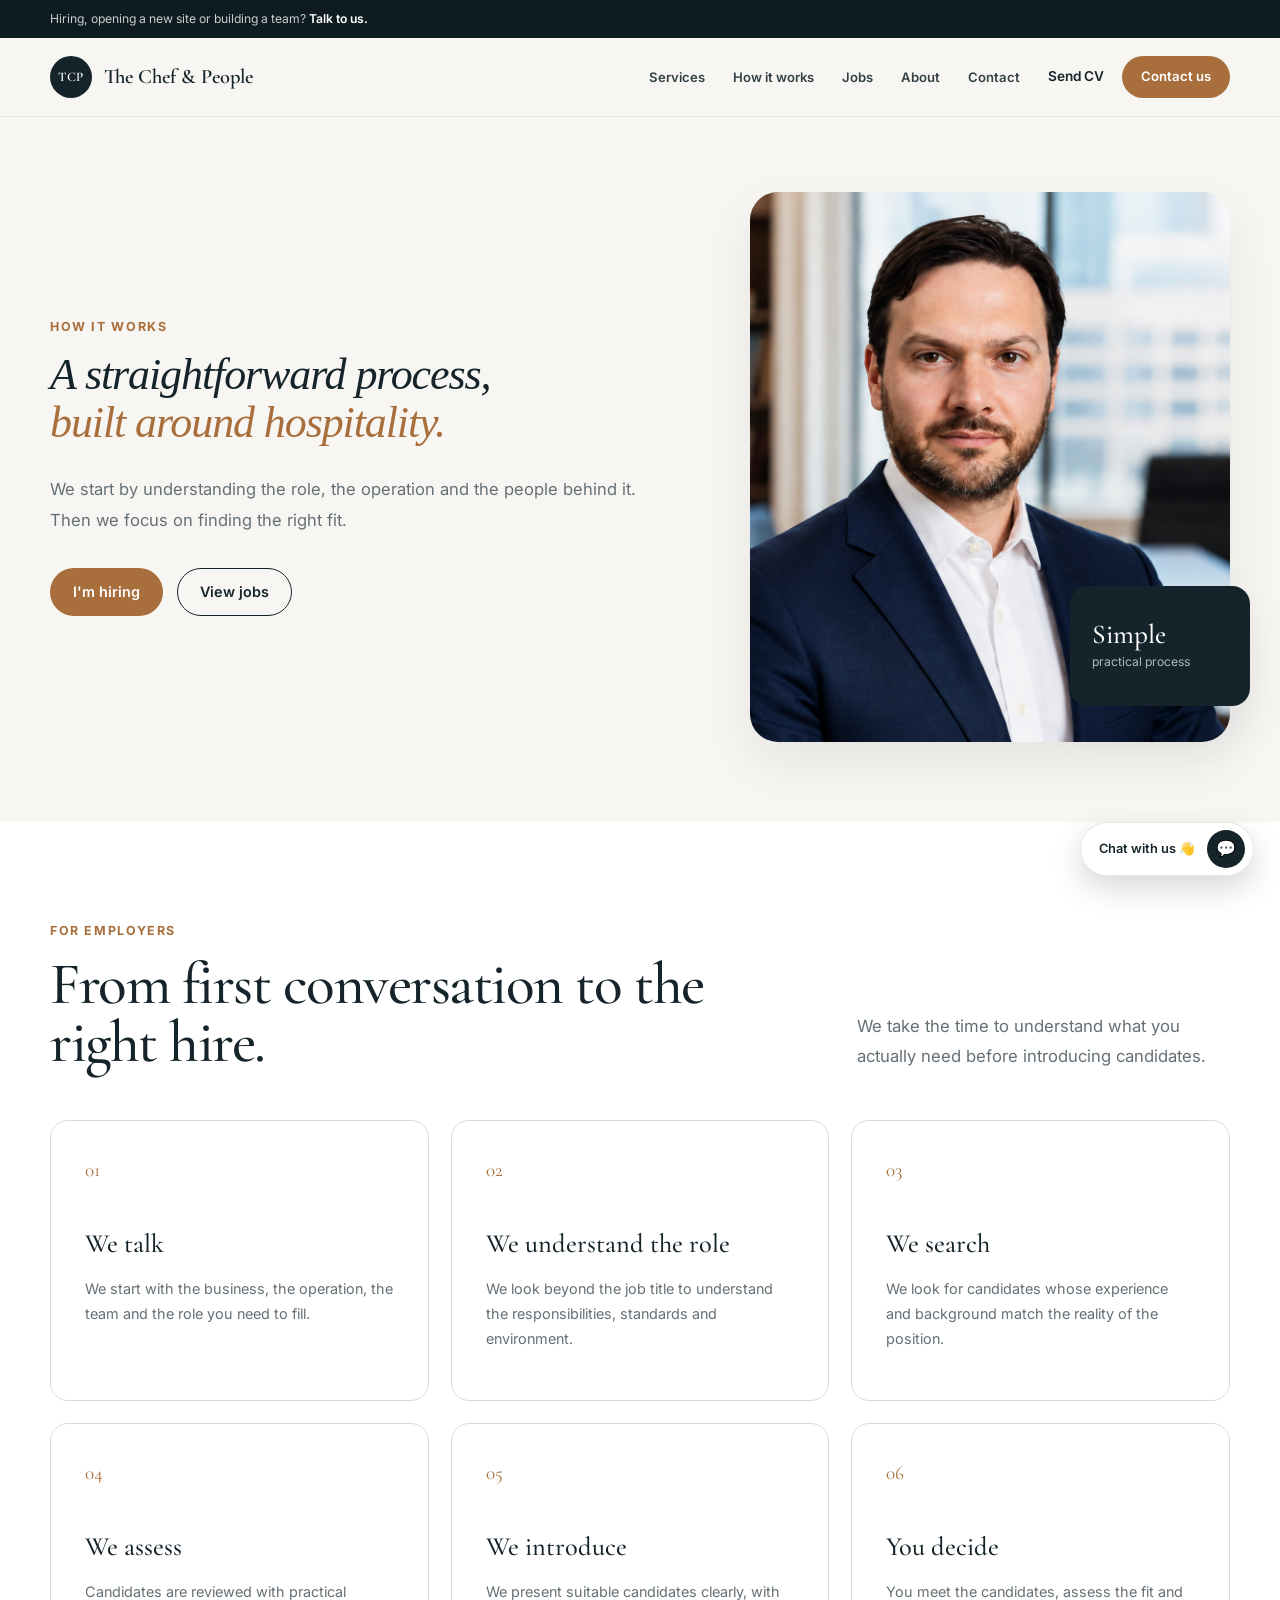
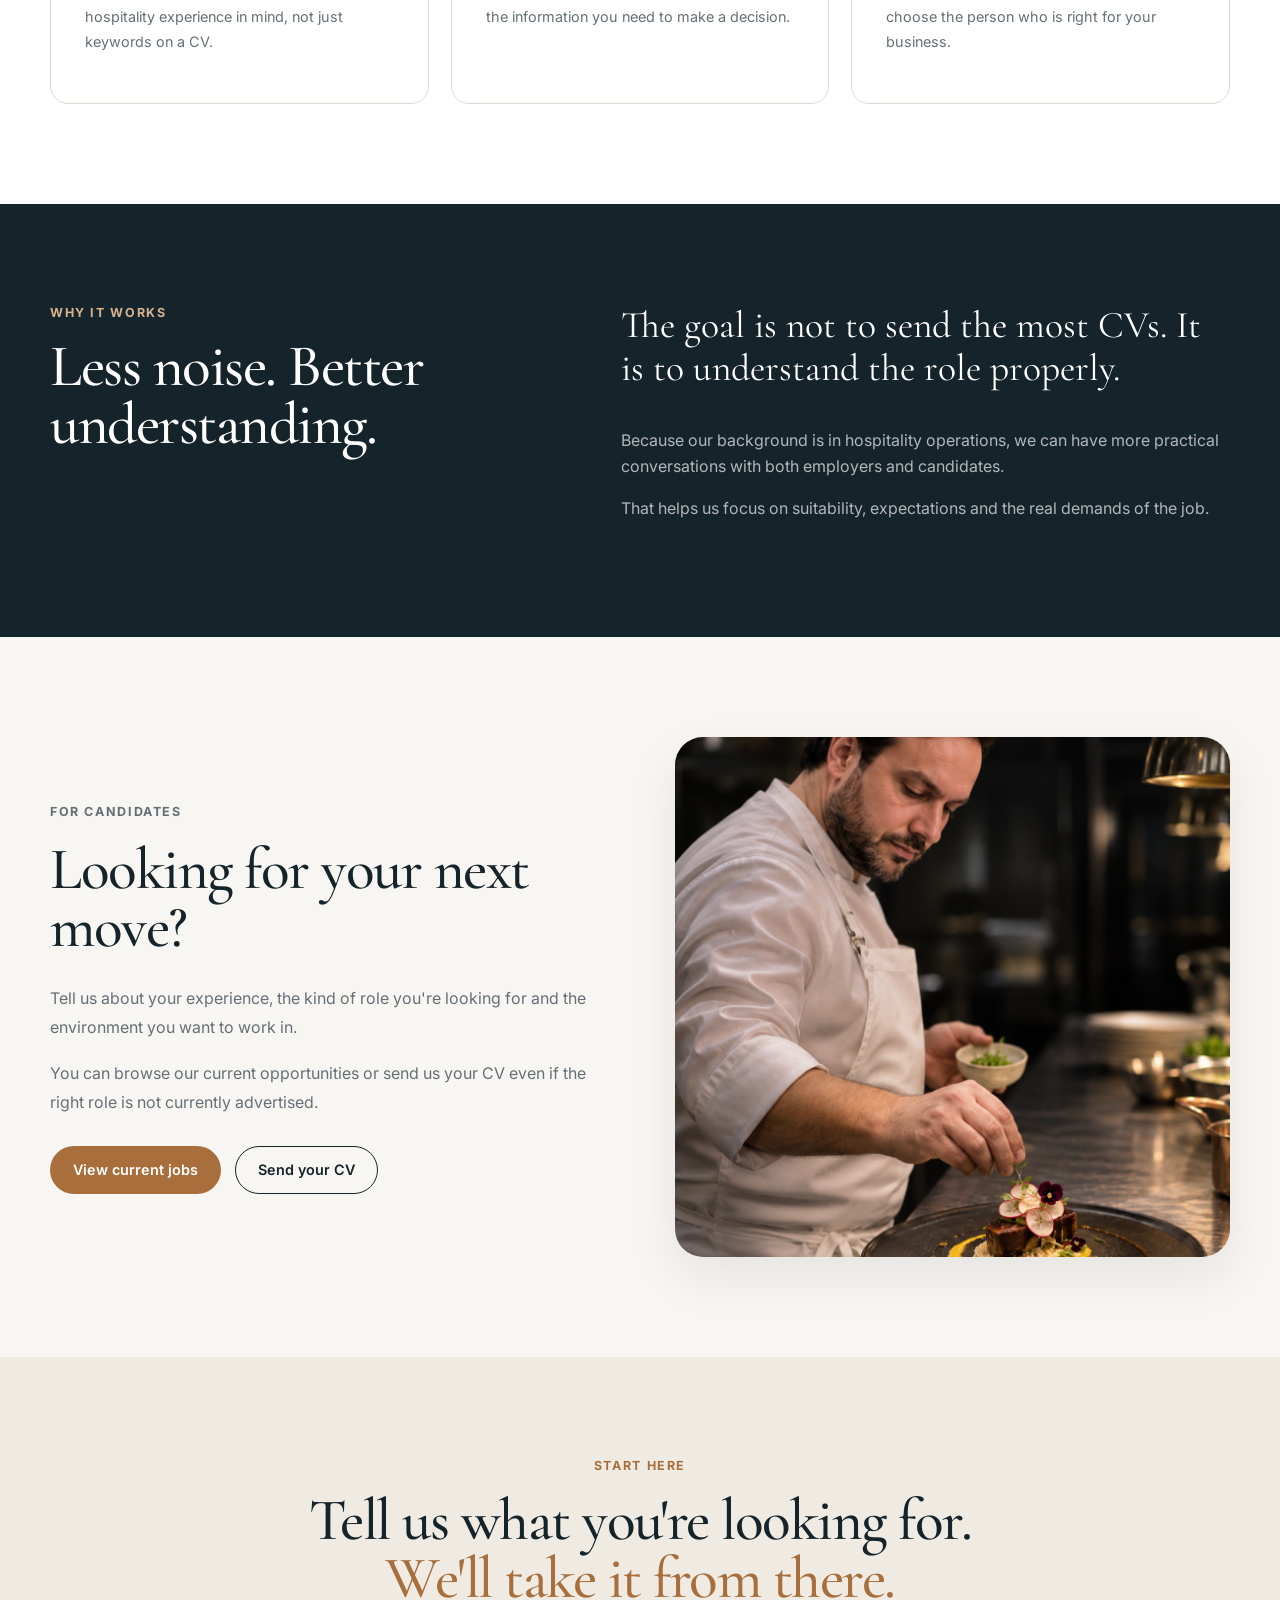
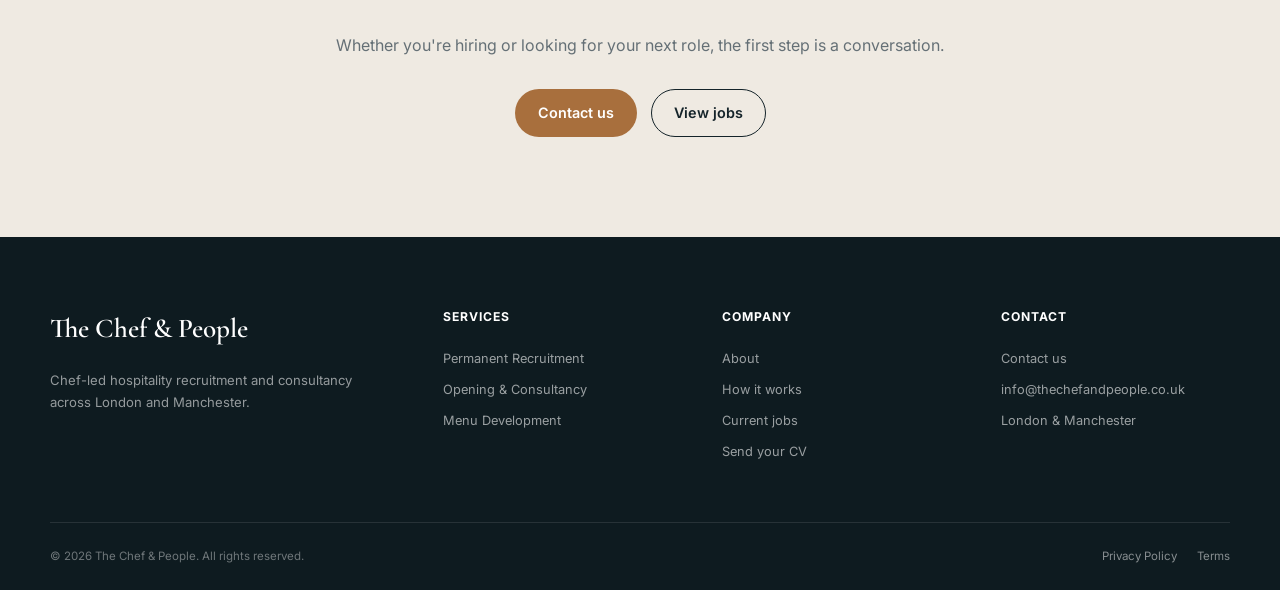
<file: how-it-works.html>
<!DOCTYPE html>
<html lang="en">
<head>
  <meta charset="UTF-8">

  <meta name="viewport" content="width=device-width, initial-scale=1.0">

  <title>How It Works | The Chef & People</title>

  <meta
    name="description"
    content="See how The Chef & People works with hospitality businesses and candidates from first conversation to placement."
  >

  <link rel="preconnect" href="https://fonts.googleapis.com">

  <link rel="preconnect" href="https://fonts.gstatic.com" crossorigin>

  <link
    href="https://fonts.googleapis.com/css2?family=Cormorant+Garamond:ital,wght@0,500;0,600;1,500&family=Inter:wght@400;500;600;700&display=swap"
    rel="stylesheet"
  >

  <link rel="stylesheet" href="style.css">
</head>

<body>

  <div class="top-bar">

    <div class="container top-bar-inner">

      <p>
        Hiring, opening a new site or building a team?
        <a href="contact.html#contact-form">Talk to us.</a>
      </p>

    </div>

  </div>


  <header class="site-header">

    <div class="container header-inner">

      <a
        href="index.html"
        class="logo"
        aria-label="The Chef & People home"
      >

        <span class="logo-mark">
          TCP
        </span>

        <span class="logo-text">
          The Chef & People
        </span>

      </a>


      <nav class="desktop-nav" aria-label="Main navigation">

        <a href="services.html">
          Services
        </a>

        <a href="how-it-works.html">
          How it works
        </a>

        <a href="jobs.html">
          Jobs
        </a>

        <a href="about.html">
          About
        </a>

        <a href="contact.html">
          Contact
        </a>

      </nav>


      <div class="header-actions">

        <a
          href="contact.html#contact-form"
          class="text-link"
        >
          Send CV
        </a>

        <a
          href="contact.html#contact-form"
          class="btn btn-primary btn-small"
        >
          Contact us
        </a>

      </div>


      <button
        class="menu-toggle"
        aria-label="Open navigation"
        aria-expanded="false"
      >
        <span></span>
        <span></span>
        <span></span>
      </button>

    </div>


    <nav
      class="mobile-nav"
      aria-label="Mobile navigation"
    >

      <a href="services.html">
        Services
      </a>

      <a href="how-it-works.html">
        How it works
      </a>

      <a href="jobs.html">
        Jobs
      </a>

      <a href="about.html">
        About
      </a>

      <a href="contact.html">
        Contact
      </a>

      <a href="contact.html#contact-form">
        Send CV
      </a>

    </nav>

  </header>


  <main>

    <section class="hero">

      <div class="container hero-grid">

        <div class="hero-content">

          <p class="eyebrow">
            How it works
          </p>

          <h1>
            A straightforward process,
            <span>
              built around hospitality.
            </span>
          </h1>

          <p class="hero-copy">
            We start by understanding the role,
            the operation and the people behind it.
            Then we focus on finding the right fit.
          </p>

          <div class="hero-actions">

            <a
              href="contact.html#contact-form"
              class="btn btn-primary"
            >
              I'm hiring
            </a>

            <a
              href="jobs.html"
              class="btn btn-outline"
            >
              View jobs
            </a>

          </div>

        </div>


        <div class="hero-visual">

          <div class="hero-image">

            <img
              src="images/dario-professional.png"
              alt="Dario Zannoni, founder of The Chef & People"
            >

          </div>


          <div class="experience-card">

            <strong>
              Simple
            </strong>

            <span>
              practical process
            </span>

          </div>

        </div>

      </div>

    </section>


    <section class="section services-section">

      <div class="container">

        <div class="section-heading">

          <div>

            <p class="eyebrow">
              For employers
            </p>

            <h2>
              From first conversation to the right hire.
            </h2>

          </div>


          <p class="section-intro">
            We take the time to understand what you actually need
            before introducing candidates.
          </p>

        </div>


        <div class="process-grid">

          <article class="process-card">

            <span class="process-number">
              01
            </span>

            <h3>
              We talk
            </h3>

            <p>
              We start with the business, the operation,
              the team and the role you need to fill.
            </p>

          </article>


          <article class="process-card">

            <span class="process-number">
              02
            </span>

            <h3>
              We understand the role
            </h3>

            <p>
              We look beyond the job title to understand
              the responsibilities, standards and environment.
            </p>

          </article>


          <article class="process-card">

            <span class="process-number">
              03
            </span>

            <h3>
              We search
            </h3>

            <p>
              We look for candidates whose experience
              and background match the reality of the position.
            </p>

          </article>


          <article class="process-card">

            <span class="process-number">
              04
            </span>

            <h3>
              We assess
            </h3>

            <p>
              Candidates are reviewed with practical hospitality
              experience in mind, not just keywords on a CV.
            </p>

          </article>


          <article class="process-card">

            <span class="process-number">
              05
            </span>

            <h3>
              We introduce
            </h3>

            <p>
              We present suitable candidates clearly,
              with the information you need to make a decision.
            </p>

          </article>


          <article class="process-card">

            <span class="process-number">
              06
            </span>

            <h3>
              You decide
            </h3>

            <p>
              You meet the candidates,
              assess the fit and choose the person
              who is right for your business.
            </p>

          </article>

        </div>

      </div>

    </section>


    <section class="section why-us">

      <div class="container why-us-grid">

        <div class="why-us-title">

          <p class="eyebrow light">
            Why it works
          </p>

          <h2>
            Less noise. Better understanding.
          </h2>

        </div>


        <div class="why-us-content">

          <p class="large-copy">
            The goal is not to send the most CVs.
            It is to understand the role properly.
          </p>

          <p>
            Because our background is in hospitality operations,
            we can have more practical conversations with both
            employers and candidates.
          </p>

          <p>
            That helps us focus on suitability,
            expectations and the real demands of the job.
          </p>

        </div>

      </div>

    </section>


    <section class="section proof-section">

      <div class="container proof-grid">

        <div class="proof-content">

          <p class="eyebrow">
            For candidates
          </p>

          <h2>
            Looking for your next move?
          </h2>

          <p>
            Tell us about your experience,
            the kind of role you're looking for
            and the environment you want to work in.
          </p>

          <p>
            You can browse our current opportunities
            or send us your CV even if the right role
            is not currently advertised.
          </p>


          <div class="hero-actions">

            <a
              href="jobs.html"
              class="btn btn-primary"
            >
              View current jobs
            </a>

            <a
              href="contact.html#contact-form"
              class="btn btn-outline"
            >
              Send your CV
            </a>

          </div>

        </div>


        <div class="proof-image">

          <img
            src="images/dario-chef.png"
            alt="Dario Zannoni in a professional kitchen"
          >

        </div>

      </div>

    </section>


    <section class="final-cta">

      <div class="container final-cta-inner">

        <p class="eyebrow">
          Start here
        </p>

        <h2>
          Tell us what you're looking for.
          <span>
            We'll take it from there.
          </span>
        </h2>

        <p>
          Whether you're hiring or looking for your next role,
          the first step is a conversation.
        </p>


        <div class="final-cta-actions">

          <a
            href="contact.html#contact-form"
            class="btn btn-primary"
          >
            Contact us
          </a>

          <a
            href="jobs.html"
            class="btn btn-outline"
          >
            View jobs
          </a>

        </div>

      </div>

    </section>

  </main>


  <a
    href="contact.html#contact-form"
    class="floating-chat"
    aria-label="Chat with The Chef & People"
  >

    <span class="floating-chat-text">
      Chat with us 👋
    </span>

    <span class="floating-chat-icon">
      💬
    </span>

  </a>


  <footer class="site-footer">

    <div class="container footer-grid">

      <div class="footer-brand">

        <a
          href="index.html"
          class="footer-logo"
        >
          The Chef & People
        </a>

        <p>
          Chef-led hospitality recruitment and consultancy
          across London and Manchester.
        </p>

      </div>


      <div class="footer-column">

        <h4>
          Services
        </h4>

        <a href="services.html#recruitment">
          Permanent Recruitment
        </a>

        <a href="services.html#opening">
          Opening & Consultancy
        </a>

        <a href="services.html#menu">
          Menu Development
        </a>

      </div>


      <div class="footer-column">

        <h4>
          Company
        </h4>

        <a href="about.html">
          About
        </a>

        <a href="how-it-works.html">
          How it works
        </a>

        <a href="jobs.html">
          Current jobs
        </a>

        <a href="contact.html#contact-form">
          Send your CV
        </a>

      </div>


      <div class="footer-column">

        <h4>
          Contact
        </h4>

        <a href="contact.html#contact-form">
          Contact us
        </a>

        <a href="mailto:info@thechefandpeople.co.uk">
          info@thechefandpeople.co.uk
        </a>

        <span>
          London & Manchester
        </span>

      </div>

    </div>


    <div class="container footer-bottom">

      <p>
        © 2026 The Chef & People. All rights reserved.
      </p>

      <div>

        <a href="privacy.html">
          Privacy Policy
        </a>

        <a href="terms.html">
          Terms
        </a>

      </div>

    </div>

  </footer>


  <script src="script.js"></script>

</body>
</html>
</file>
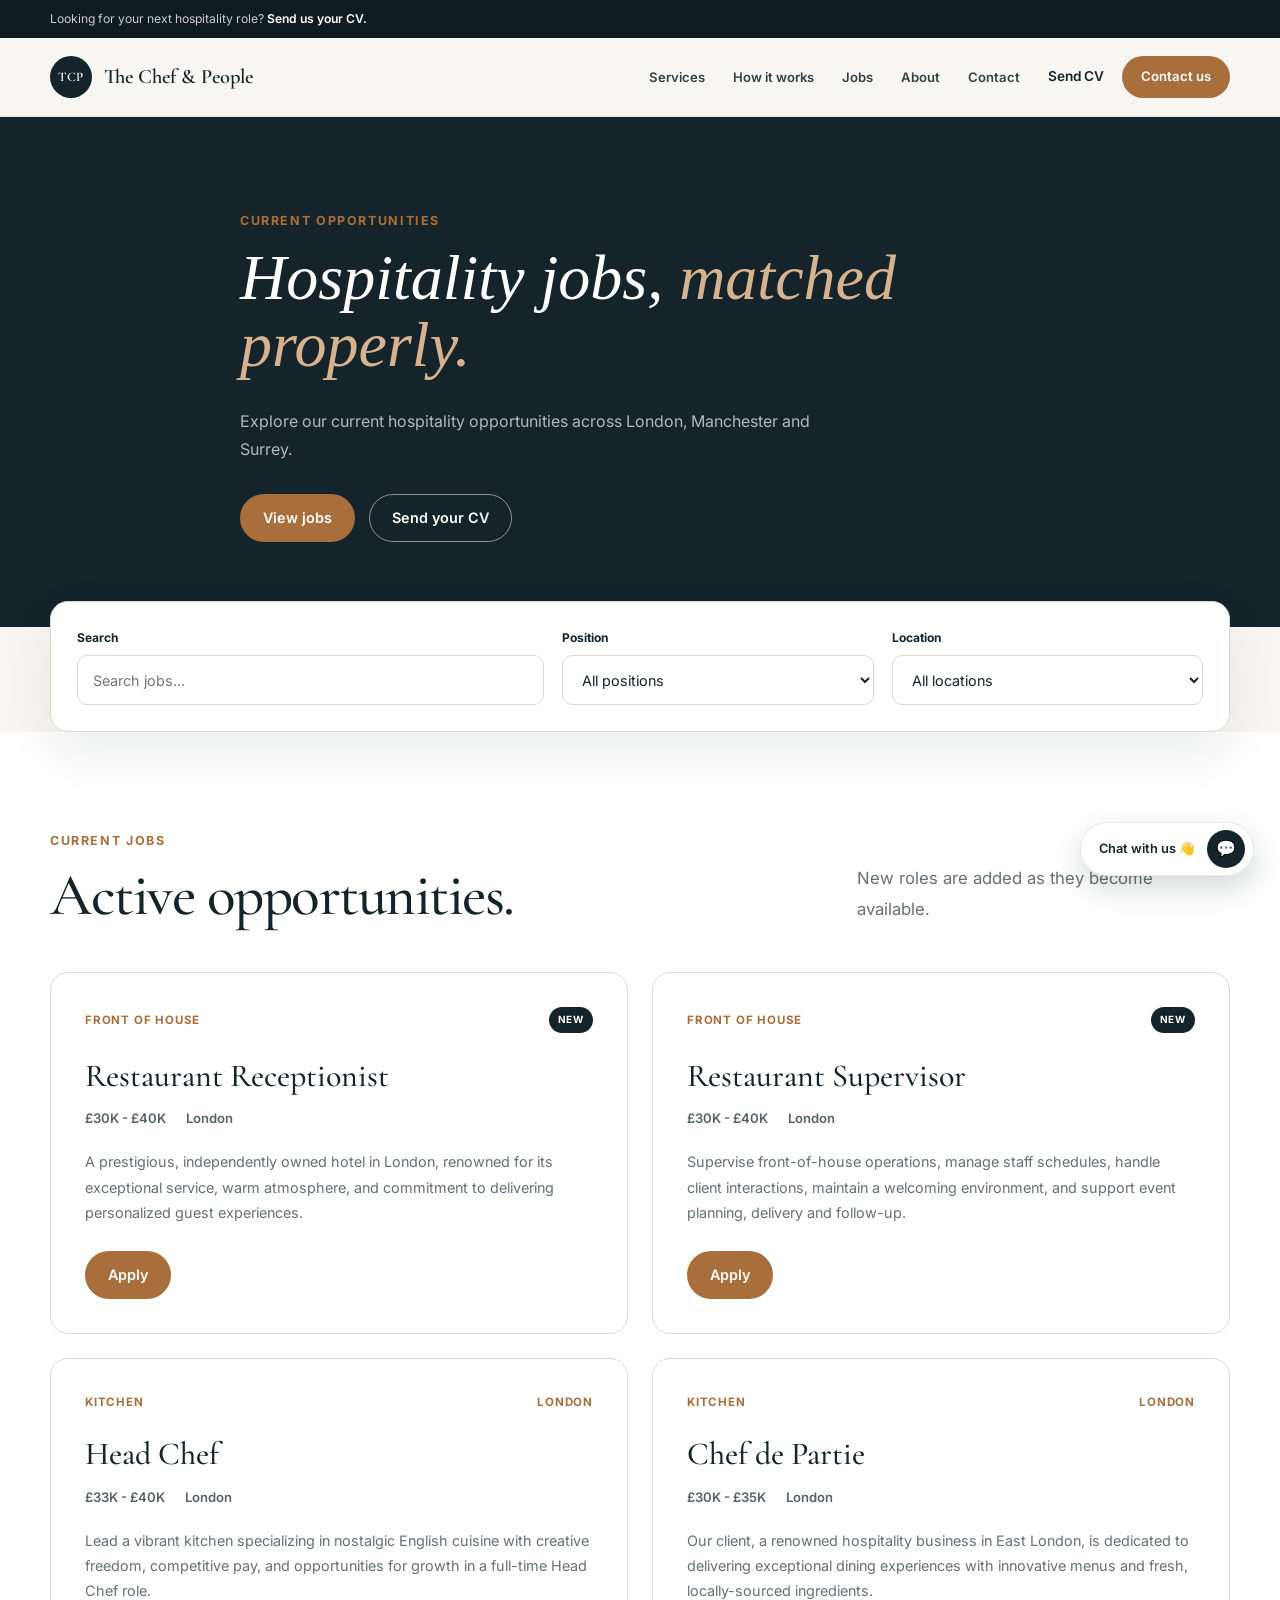
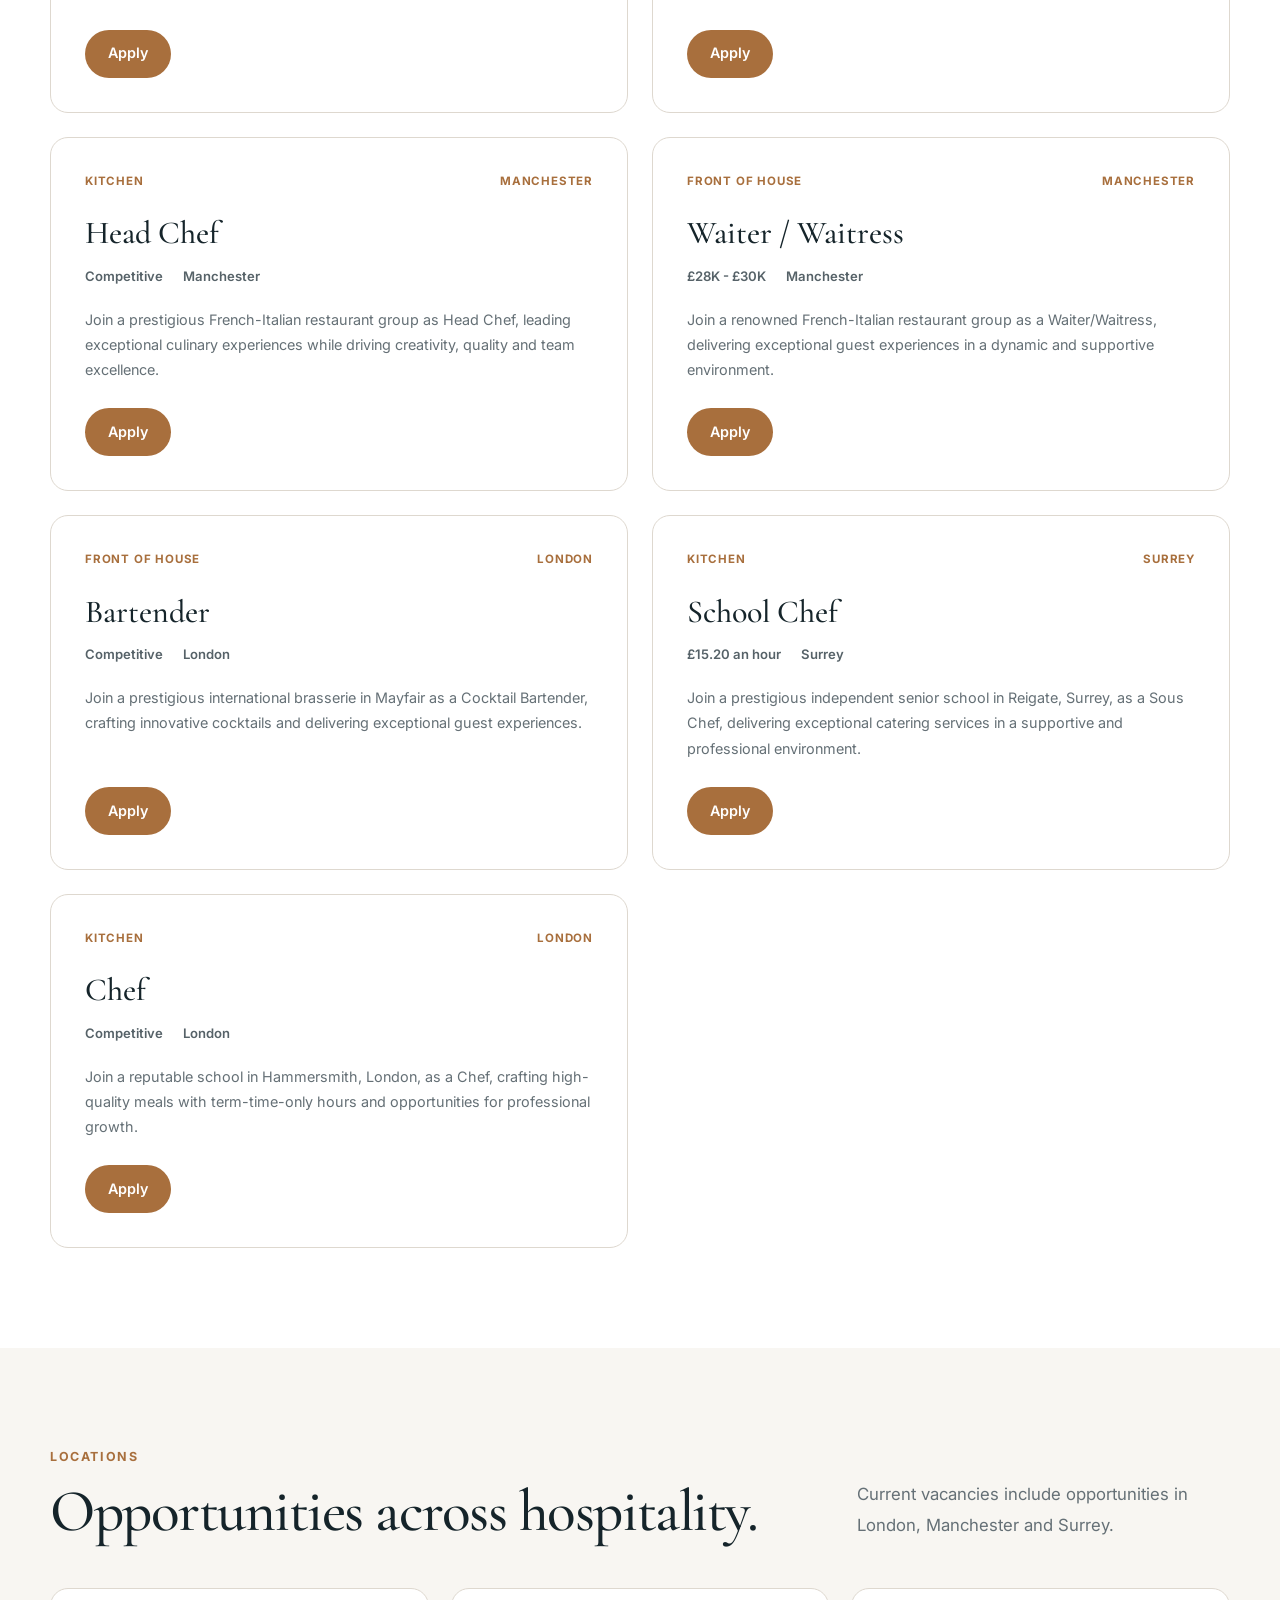
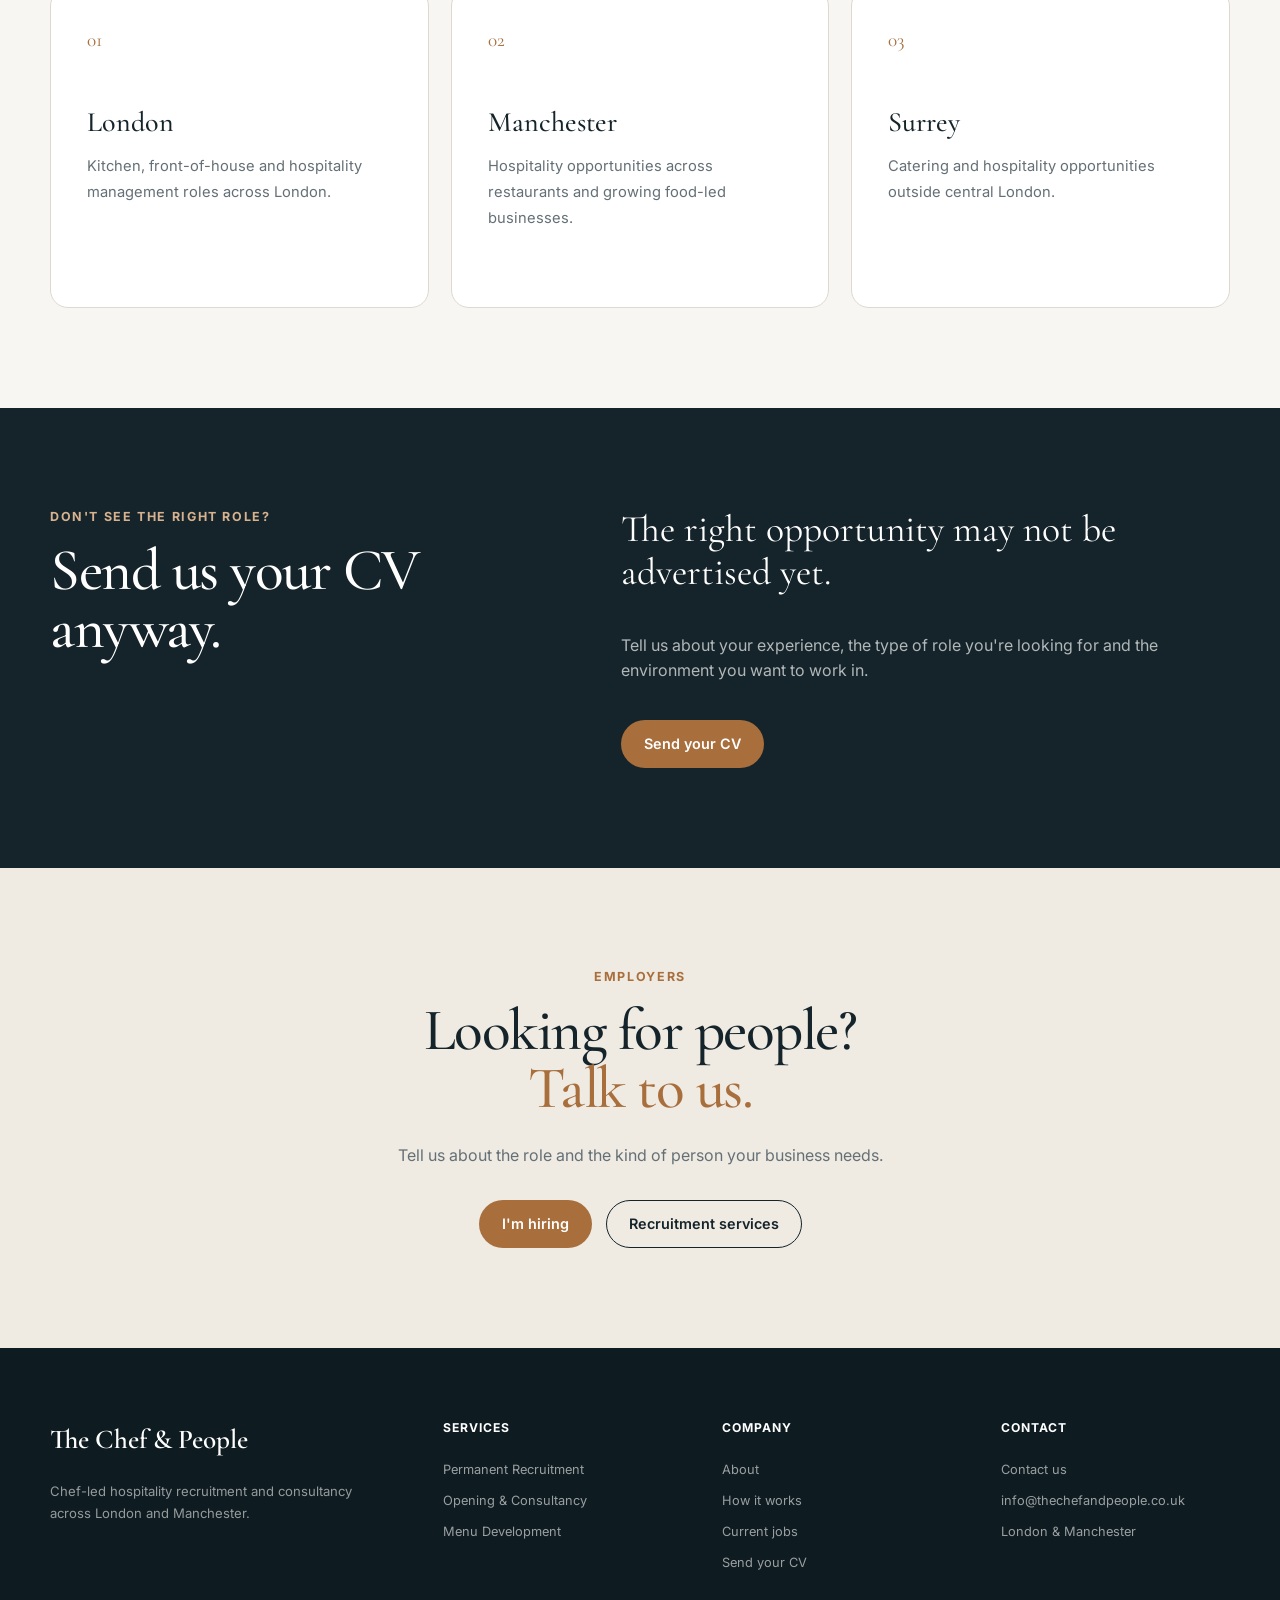
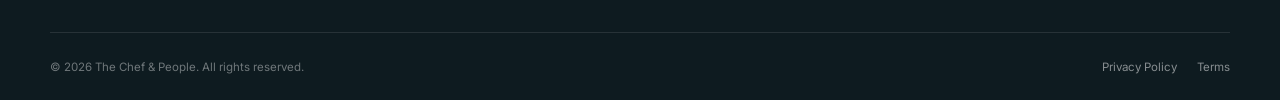
<file: jobs.html>
<!DOCTYPE html>
<html lang="en">
<head>
  <meta charset="UTF-8">

  <meta name="viewport" content="width=device-width, initial-scale=1.0">

  <title>Hospitality Jobs | The Chef & People</title>

  <meta
    name="description"
    content="Explore current hospitality jobs in London, Manchester and Surrey with The Chef & People."
  >

  <link rel="preconnect" href="https://fonts.googleapis.com">

  <link rel="preconnect" href="https://fonts.gstatic.com" crossorigin>

  <link
    href="https://fonts.googleapis.com/css2?family=Cormorant+Garamond:ital,wght@0,500;0,600;1,500&family=Inter:wght@400;500;600;700&display=swap"
    rel="stylesheet"
  >

  <link rel="stylesheet" href="style.css">
</head>

<body>

  <div class="top-bar">

    <div class="container top-bar-inner">

      <p>
        Looking for your next hospitality role?
        <a href="contact.html#contact-form">
          Send us your CV.
        </a>
      </p>

    </div>

  </div>


  <header class="site-header">

    <div class="container header-inner">

      <a
        href="index.html"
        class="logo"
        aria-label="The Chef & People home"
      >

        <span class="logo-mark">
          TCP
        </span>

        <span class="logo-text">
          The Chef & People
        </span>

      </a>


      <nav class="desktop-nav" aria-label="Main navigation">

        <a href="services.html">
          Services
        </a>

        <a href="how-it-works.html">
          How it works
        </a>

        <a href="jobs.html">
          Jobs
        </a>

        <a href="about.html">
          About
        </a>

        <a href="contact.html">
          Contact
        </a>

      </nav>


      <div class="header-actions">

        <a
          href="contact.html#contact-form"
          class="text-link"
        >
          Send CV
        </a>

        <a
          href="contact.html#contact-form"
          class="btn btn-primary btn-small"
        >
          Contact us
        </a>

      </div>


      <button
        class="menu-toggle"
        aria-label="Open navigation"
        aria-expanded="false"
      >
        <span></span>
        <span></span>
        <span></span>
      </button>

    </div>


    <nav
      class="mobile-nav"
      aria-label="Mobile navigation"
    >

      <a href="services.html">
        Services
      </a>

      <a href="how-it-works.html">
        How it works
      </a>

      <a href="jobs.html">
        Jobs
      </a>

      <a href="about.html">
        About
      </a>

      <a href="contact.html">
        Contact
      </a>

      <a href="contact.html#contact-form">
        Send CV
      </a>

    </nav>

  </header>


  <main>

    <section class="jobs-hero">

      <div class="container jobs-hero-inner">

        <p class="eyebrow">
          Current opportunities
        </p>

        <h1>
          Hospitality jobs,
          <span>
            matched properly.
          </span>
        </h1>

        <p class="jobs-intro">
          Explore our current hospitality opportunities
          across London, Manchester and Surrey.
        </p>


        <div class="hero-actions">

          <a
            href="#current-jobs"
            class="btn btn-primary"
          >
            View jobs
          </a>

          <a
            href="contact.html#contact-form"
            class="btn btn-outline"
          >
            Send your CV
          </a>

        </div>

      </div>

    </section>


    <section class="jobs-filter-section">

      <div class="container">

        <div class="jobs-filter-panel">

          <div class="jobs-search">

            <label for="jobSearch">
              Search
            </label>

            <input
              type="search"
              id="jobSearch"
              placeholder="Search jobs..."
            >

          </div>


          <div class="jobs-filter">

            <label for="positionFilter">
              Position
            </label>

            <select id="positionFilter">

              <option value="">
                All positions
              </option>

              <option value="restaurant receptionist">
                Restaurant Receptionist
              </option>

              <option value="restaurant supervisor">
                Restaurant Supervisor
              </option>

              <option value="head chef">
                Head Chef
              </option>

              <option value="chef de partie">
                Chef de Partie
              </option>

              <option value="waiter waitress">
                Waiter / Waitress
              </option>

              <option value="bartender">
                Bartender
              </option>

              <option value="school chef">
                School Chef
              </option>

              <option value="chef">
                Chef
              </option>

            </select>

          </div>


          <div class="jobs-filter">

            <label for="locationFilter">
              Location
            </label>

            <select id="locationFilter">

              <option value="">
                All locations
              </option>

              <option value="london">
                London
              </option>

              <option value="manchester">
                Manchester
              </option>

              <option value="surrey">
                Surrey
              </option>

            </select>

          </div>

        </div>

      </div>

    </section>


    <section
      class="section services-section"
      id="current-jobs"
    >

      <div class="container">

        <div class="section-heading">

          <div>

            <p class="eyebrow">
              Current jobs
            </p>

            <h2>
              Active opportunities.
            </h2>

          </div>


          <p class="section-intro">
            New roles are added as they become available.
          </p>

        </div>


        <div
          class="jobs-grid"
          id="jobsGrid"
        >

          <article
            class="job-card"
            data-position="restaurant receptionist"
            data-location="london"
          >

            <div class="job-top">

              <span class="job-category">
                Front of house
              </span>

              <span class="job-new">
                NEW
              </span>

            </div>

            <h3>
              Restaurant Receptionist
            </h3>

            <div class="job-meta">

              <span>
                £30K - £40K
              </span>

              <span>
                London
              </span>

            </div>

            <p>
              A prestigious, independently owned hotel in London,
              renowned for its exceptional service, warm atmosphere,
              and commitment to delivering personalized guest experiences.
            </p>

            <a
              href="contact.html?role=Restaurant%20Receptionist#contact-form"
              class="btn btn-primary job-apply"
            >
              Apply
            </a>

          </article>


          <article
            class="job-card"
            data-position="restaurant supervisor"
            data-location="london"
          >

            <div class="job-top">

              <span class="job-category">
                Front of house
              </span>

              <span class="job-new">
                NEW
              </span>

            </div>

            <h3>
              Restaurant Supervisor
            </h3>

            <div class="job-meta">

              <span>
                £30K - £40K
              </span>

              <span>
                London
              </span>

            </div>

            <p>
              Supervise front-of-house operations,
              manage staff schedules,
              handle client interactions,
              maintain a welcoming environment,
              and support event planning,
              delivery and follow-up.
            </p>

            <a
              href="contact.html?role=Restaurant%20Supervisor#contact-form"
              class="btn btn-primary job-apply"
            >
              Apply
            </a>

          </article>


          <article
            class="job-card"
            data-position="head chef"
            data-location="london"
          >

            <div class="job-top">

              <span class="job-category">
                Kitchen
              </span>

              <span class="job-location">
                London
              </span>

            </div>

            <h3>
              Head Chef
            </h3>

            <div class="job-meta">

              <span>
                £33K - £40K
              </span>

              <span>
                London
              </span>

            </div>

            <p>
              Lead a vibrant kitchen specializing in nostalgic English cuisine
              with creative freedom, competitive pay,
              and opportunities for growth in a full-time Head Chef role.
            </p>

            <a
              href="contact.html?role=Head%20Chef%20London#contact-form"
              class="btn btn-primary job-apply"
            >
              Apply
            </a>

          </article>


          <article
            class="job-card"
            data-position="chef de partie"
            data-location="london"
          >

            <div class="job-top">

              <span class="job-category">
                Kitchen
              </span>

              <span class="job-location">
                London
              </span>

            </div>

            <h3>
              Chef de Partie
            </h3>

            <div class="job-meta">

              <span>
                £30K - £35K
              </span>

              <span>
                London
              </span>

            </div>

            <p>
              Our client, a renowned hospitality business in East London,
              is dedicated to delivering exceptional dining experiences
              with innovative menus and fresh, locally-sourced ingredients.
            </p>

            <a
              href="contact.html?role=Chef%20de%20Partie#contact-form"
              class="btn btn-primary job-apply"
            >
              Apply
            </a>

          </article>


          <article
            class="job-card"
            data-position="head chef"
            data-location="manchester"
          >

            <div class="job-top">

              <span class="job-category">
                Kitchen
              </span>

              <span class="job-location">
                Manchester
              </span>

            </div>

            <h3>
              Head Chef
            </h3>

            <div class="job-meta">

              <span>
                Competitive
              </span>

              <span>
                Manchester
              </span>

            </div>

            <p>
              Join a prestigious French-Italian restaurant group as Head Chef,
              leading exceptional culinary experiences while driving
              creativity, quality and team excellence.
            </p>

            <a
              href="contact.html?role=Head%20Chef%20Manchester#contact-form"
              class="btn btn-primary job-apply"
            >
              Apply
            </a>

          </article>


          <article
            class="job-card"
            data-position="waiter waitress"
            data-location="manchester"
          >

            <div class="job-top">

              <span class="job-category">
                Front of house
              </span>

              <span class="job-location">
                Manchester
              </span>

            </div>

            <h3>
              Waiter / Waitress
            </h3>

            <div class="job-meta">

              <span>
                £28K - £30K
              </span>

              <span>
                Manchester
              </span>

            </div>

            <p>
              Join a renowned French-Italian restaurant group
              as a Waiter/Waitress,
              delivering exceptional guest experiences
              in a dynamic and supportive environment.
            </p>

            <a
              href="https://thechefandpeople.co.uk/job/waiter-waitress/"
              class="btn btn-primary job-apply"
            >
              Apply
            </a>

          </article>


          <article
            class="job-card"
            data-position="bartender"
            data-location="london"
          >

            <div class="job-top">

              <span class="job-category">
                Front of house
              </span>

              <span class="job-location">
                London
              </span>

            </div>

            <h3>
              Bartender
            </h3>

            <div class="job-meta">

              <span>
                Competitive
              </span>

              <span>
                London
              </span>

            </div>

            <p>
              Join a prestigious international brasserie in Mayfair
              as a Cocktail Bartender,
              crafting innovative cocktails
              and delivering exceptional guest experiences.
            </p>

            <a
              href="https://thechefandpeople.co.uk/job/bartender/"
              class="btn btn-primary job-apply"
            >
              Apply
            </a>

          </article>


          <article
            class="job-card"
            data-position="school chef"
            data-location="surrey"
          >

            <div class="job-top">

              <span class="job-category">
                Kitchen
              </span>

              <span class="job-location">
                Surrey
              </span>

            </div>

            <h3>
              School Chef
            </h3>

            <div class="job-meta">

              <span>
                £15.20 an hour
              </span>

              <span>
                Surrey
              </span>

            </div>

            <p>
              Join a prestigious independent senior school in Reigate,
              Surrey, as a Sous Chef,
              delivering exceptional catering services
              in a supportive and professional environment.
            </p>

            <a
              href="https://thechefandpeople.co.uk/job/school-chef/"
              class="btn btn-primary job-apply"
            >
              Apply
            </a>

          </article>


          <article
            class="job-card"
            data-position="chef"
            data-location="london"
          >

            <div class="job-top">

              <span class="job-category">
                Kitchen
              </span>

              <span class="job-location">
                London
              </span>

            </div>

            <h3>
              Chef
            </h3>

            <div class="job-meta">

              <span>
                Competitive
              </span>

              <span>
                London
              </span>

            </div>

            <p>
              Join a reputable school in Hammersmith, London,
              as a Chef,
              crafting high-quality meals with term-time-only hours
              and opportunities for professional growth.
            </p>

            <a
              href="https://thechefandpeople.co.uk/job/chef-2/"
              class="btn btn-primary job-apply"
            >
              Apply
            </a>

          </article>

        </div>


        <div
          class="jobs-no-results"
          id="jobsNoResults"
          style="display: none;"
        >

          <h3>
            No jobs found
          </h3>

          <p>
            Try changing your search or filters.
          </p>

        </div>

      </div>

    </section>


    <section class="section">

      <div class="container">

        <div class="section-heading">

          <div>

            <p class="eyebrow">
              Locations
            </p>

            <h2>
              Opportunities across hospitality.
            </h2>

          </div>


          <p class="section-intro">
            Current vacancies include opportunities
            in London, Manchester and Surrey.
          </p>

        </div>


        <div class="services-grid">

          <article class="service-card">

            <span class="service-number">
              01
            </span>

            <h3>
              London
            </h3>

            <p>
              Kitchen, front-of-house and hospitality management roles
              across London.
            </p>

          </article>


          <article class="service-card">

            <span class="service-number">
              02
            </span>

            <h3>
              Manchester
            </h3>

            <p>
              Hospitality opportunities across restaurants
              and growing food-led businesses.
            </p>

          </article>


          <article class="service-card">

            <span class="service-number">
              03
            </span>

            <h3>
              Surrey
            </h3>

            <p>
              Catering and hospitality opportunities
              outside central London.
            </p>

          </article>

        </div>

      </div>

    </section>


    <section class="section why-us">

      <div class="container why-us-grid">

        <div class="why-us-title">

          <p class="eyebrow light">
            Don't see the right role?
          </p>

          <h2>
            Send us your CV anyway.
          </h2>

        </div>


        <div class="why-us-content">

          <p class="large-copy">
            The right opportunity may not be advertised yet.
          </p>

          <p>
            Tell us about your experience,
            the type of role you're looking for
            and the environment you want to work in.
          </p>

          <a
            href="contact.html?role=General%20Application#contact-form"
            class="btn btn-primary candidate-btn"
          >
            Send your CV
          </a>

        </div>

      </div>

    </section>


    <section class="final-cta">

      <div class="container final-cta-inner">

        <p class="eyebrow">
          Employers
        </p>

        <h2>
          Looking for people?
          <span>
            Talk to us.
          </span>
        </h2>

        <p>
          Tell us about the role and the kind of person
          your business needs.
        </p>


        <div class="final-cta-actions">

          <a
            href="contact.html#contact-form"
            class="btn btn-primary"
          >
            I'm hiring
          </a>

          <a
            href="services.html#recruitment"
            class="btn btn-outline"
          >
            Recruitment services
          </a>

        </div>

      </div>

    </section>

  </main>


  <a
    href="contact.html#contact-form"
    class="floating-chat"
    aria-label="Chat with The Chef & People"
  >

    <span class="floating-chat-text">
      Chat with us 👋
    </span>

    <span class="floating-chat-icon">
      💬
    </span>

  </a>


  <footer class="site-footer">

    <div class="container footer-grid">

      <div class="footer-brand">

        <a
          href="index.html"
          class="footer-logo"
        >
          The Chef & People
        </a>

        <p>
          Chef-led hospitality recruitment and consultancy
          across London and Manchester.
        </p>

      </div>


      <div class="footer-column">

        <h4>
          Services
        </h4>

        <a href="services.html#recruitment">
          Permanent Recruitment
        </a>

        <a href="services.html#opening">
          Opening & Consultancy
        </a>

        <a href="services.html#menu">
          Menu Development
        </a>

      </div>


      <div class="footer-column">

        <h4>
          Company
        </h4>

        <a href="about.html">
          About
        </a>

        <a href="how-it-works.html">
          How it works
        </a>

        <a href="jobs.html">
          Current jobs
        </a>

        <a href="contact.html#contact-form">
          Send your CV
        </a>

      </div>


      <div class="footer-column">

        <h4>
          Contact
        </h4>

        <a href="contact.html#contact-form">
          Contact us
        </a>

        <a href="mailto:info@thechefandpeople.co.uk">
          info@thechefandpeople.co.uk
        </a>

        <span>
          London & Manchester
        </span>

      </div>

    </div>


    <div class="container footer-bottom">

      <p>
        © 2026 The Chef & People. All rights reserved.
      </p>

      <div>

        <a href="privacy.html">
          Privacy Policy
        </a>

        <a href="terms.html">
          Terms
        </a>

      </div>

    </div>

  </footer>


  <script src="script.js"></script>


  <script>

    const jobSearch =
      document.querySelector("#jobSearch");

    const positionFilter =
      document.querySelector("#positionFilter");

    const locationFilter =
      document.querySelector("#locationFilter");

    const jobCards =
      document.querySelectorAll(".job-card");

    const noResults =
      document.querySelector("#jobsNoResults");


    function filterJobs() {

      const searchValue =
        jobSearch.value
          .toLowerCase()
          .trim();

      const positionValue =
        positionFilter.value
          .toLowerCase();

      const locationValue =
        locationFilter.value
          .toLowerCase();

      let visibleJobs = 0;


      jobCards.forEach((card) => {

        const position =
          card.dataset.position || "";

        const location =
          card.dataset.location || "";

        const text =
          card.textContent.toLowerCase();


        const matchesSearch =
          !searchValue ||
          text.includes(searchValue);


        const matchesPosition =
          !positionValue ||
          position === positionValue;


        const matchesLocation =
          !locationValue ||
          location === locationValue;


        const show =
          matchesSearch &&
          matchesPosition &&
          matchesLocation;


        card.style.display =
          show ? "" : "none";


        if (show) {
          visibleJobs++;
        }

      });


      noResults.style.display =
        visibleJobs === 0
          ? "block"
          : "none";

    }


    jobSearch.addEventListener(
      "input",
      filterJobs
    );


    positionFilter.addEventListener(
      "change",
      filterJobs
    );


    locationFilter.addEventListener(
      "change",
      filterJobs
    );

  </script>

</body>
</html>
</file>
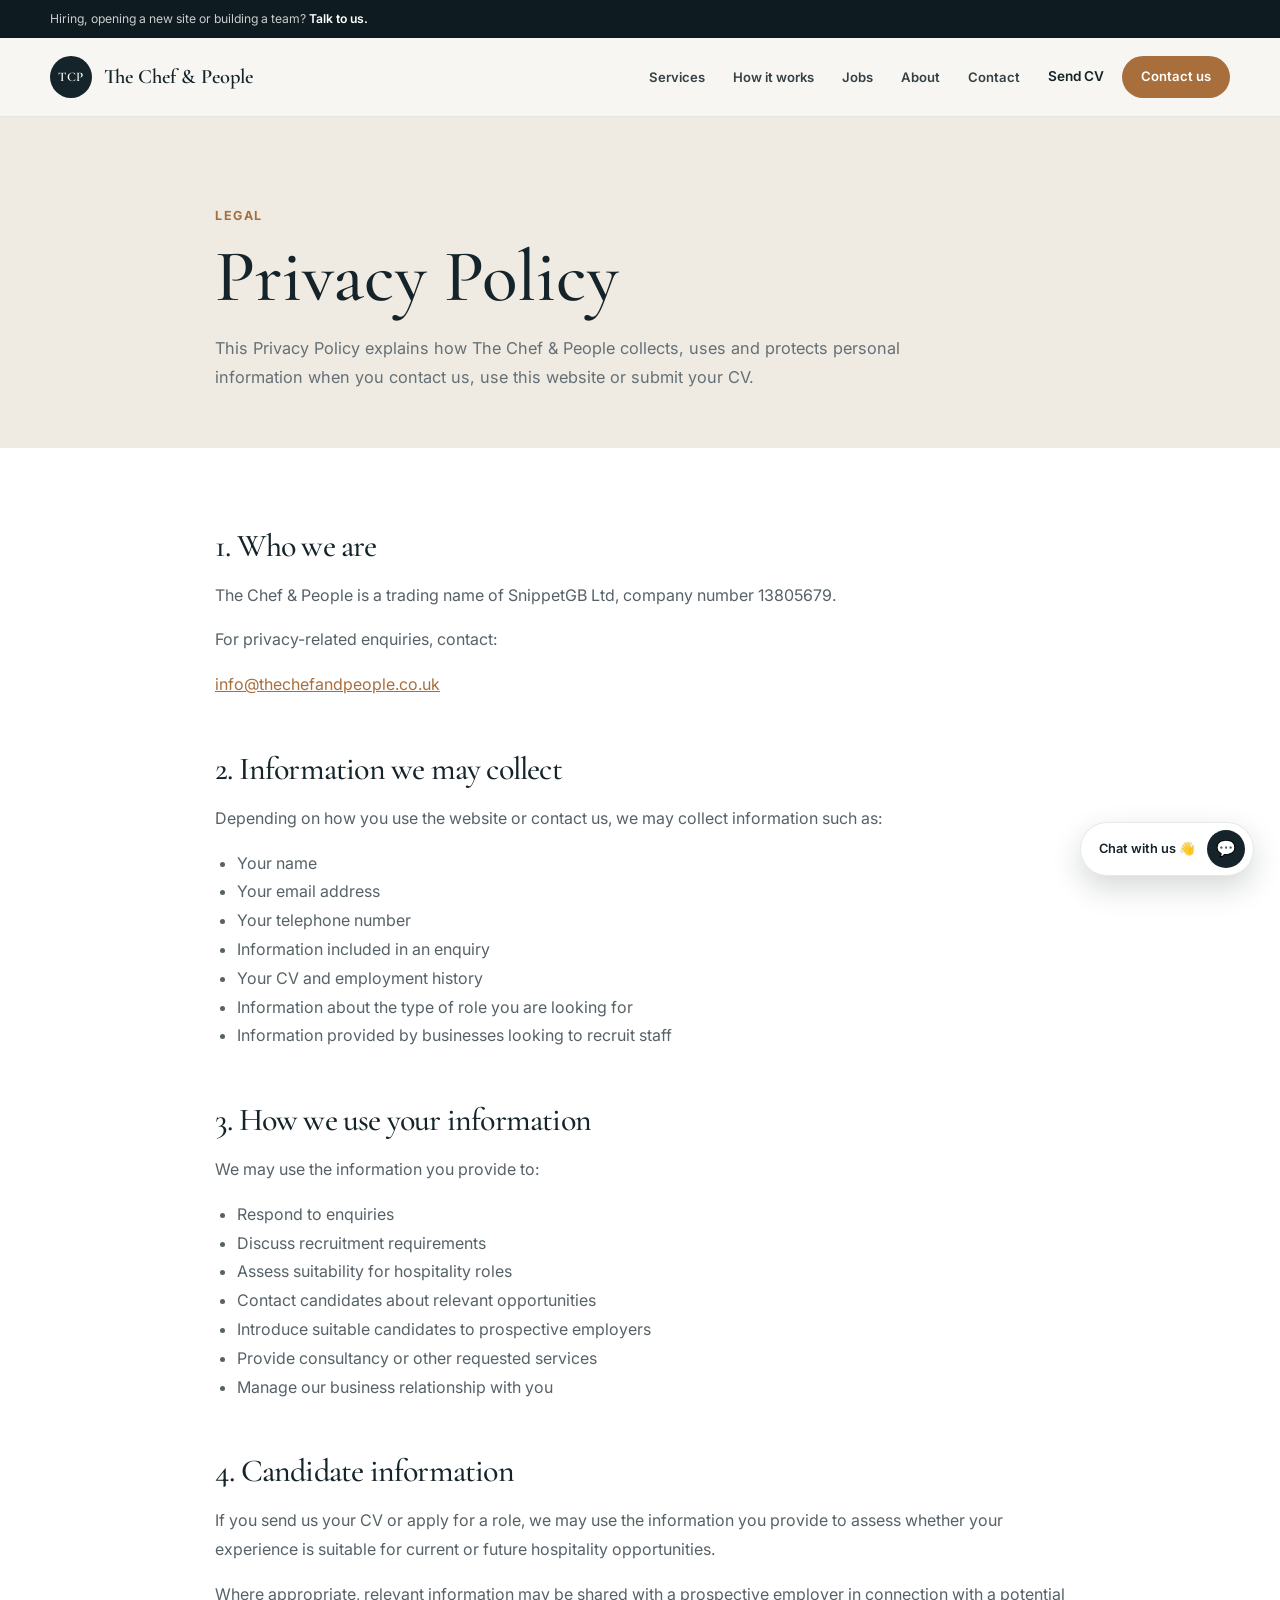
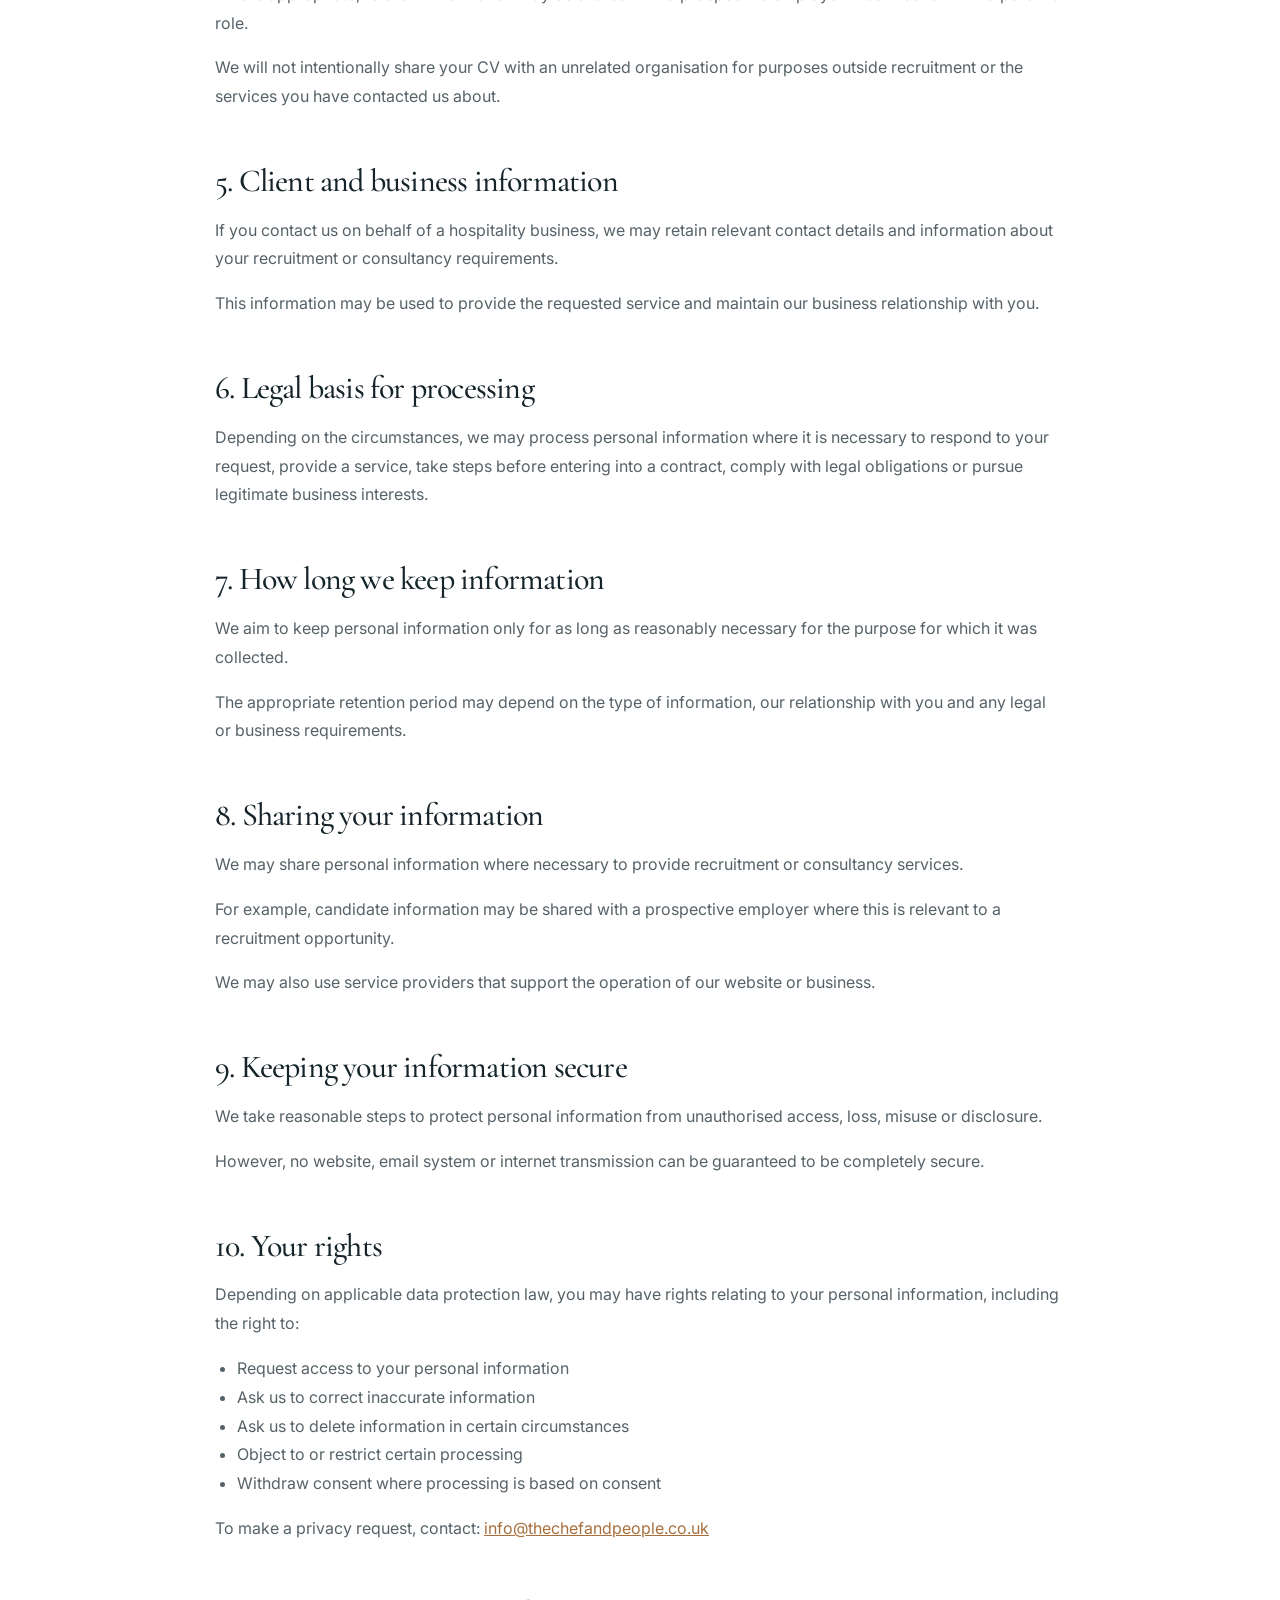
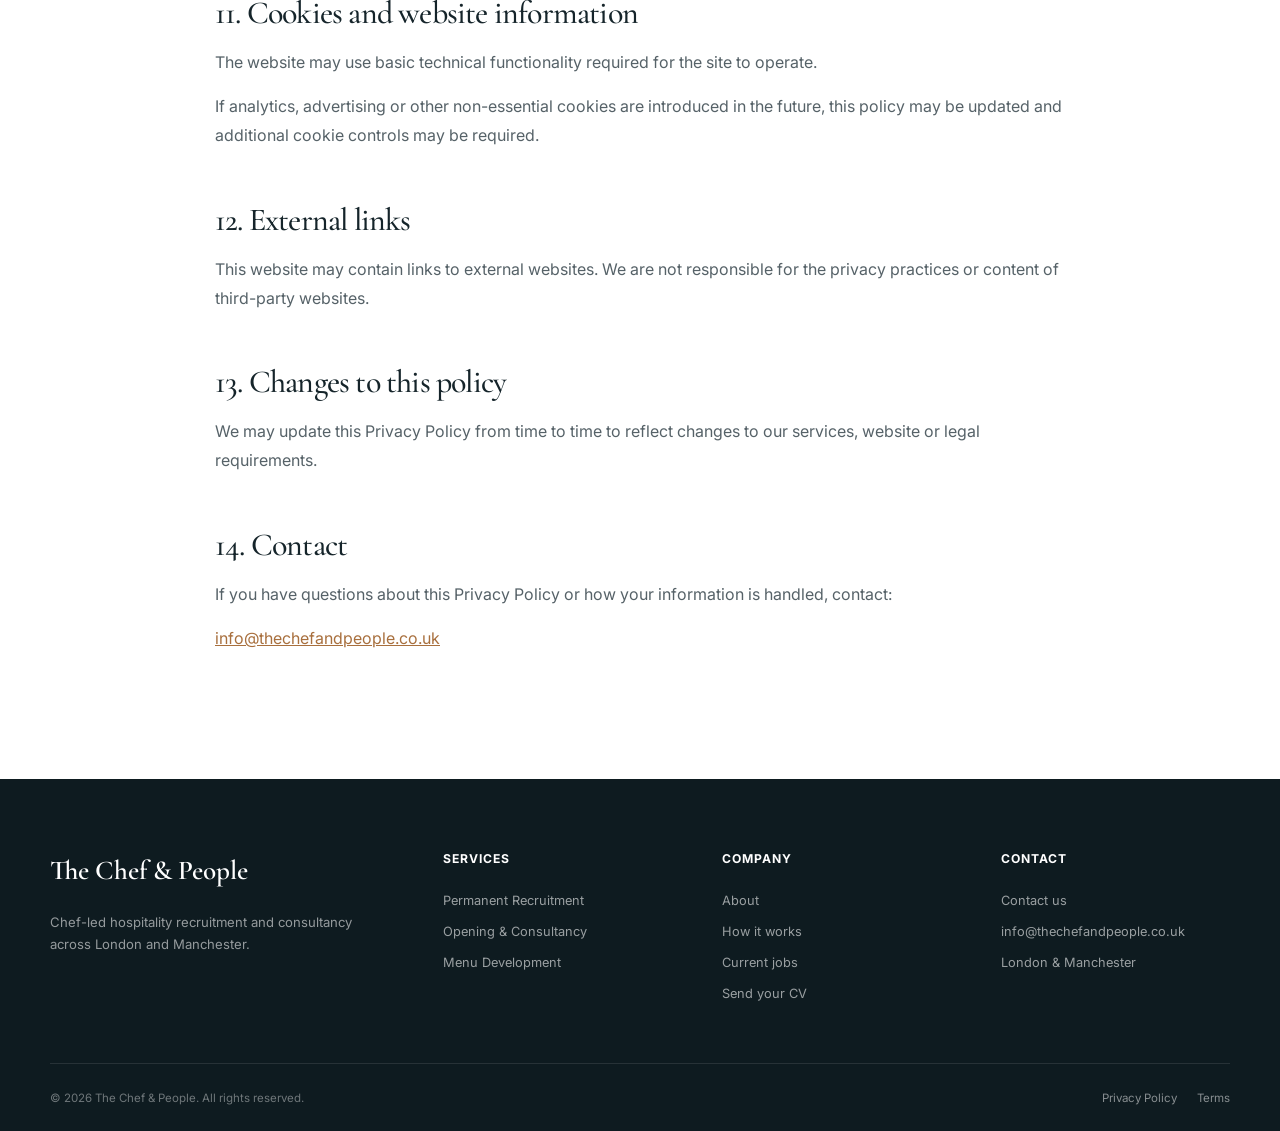
<file: privacy.html>
<!DOCTYPE html>
<html lang="en">
<head>
  <meta charset="UTF-8">

  <meta name="viewport" content="width=device-width, initial-scale=1.0">

  <title>Privacy Policy | The Chef & People</title>

  <meta
    name="description"
    content="Privacy Policy for The Chef & People, operated by SnippetGB Ltd."
  >

  <link rel="preconnect" href="https://fonts.googleapis.com">

  <link rel="preconnect" href="https://fonts.gstatic.com" crossorigin>

  <link
    href="https://fonts.googleapis.com/css2?family=Cormorant+Garamond:ital,wght@0,500;0,600;1,500&family=Inter:wght@400;500;600;700&display=swap"
    rel="stylesheet"
  >

  <link rel="stylesheet" href="style.css">
</head>

<body>

  <div class="top-bar">

    <div class="container top-bar-inner">

      <p>
        Hiring, opening a new site or building a team?
        <a href="contact.html#contact-form">
          Talk to us.
        </a>
      </p>

    </div>

  </div>


  <header class="site-header">

    <div class="container header-inner">

      <a
        href="index.html"
        class="logo"
        aria-label="The Chef & People home"
      >

        <span class="logo-mark">
          TCP
        </span>

        <span class="logo-text">
          The Chef & People
        </span>

      </a>


      <nav class="desktop-nav" aria-label="Main navigation">

        <a href="services.html">
          Services
        </a>

        <a href="how-it-works.html">
          How it works
        </a>

        <a href="jobs.html">
          Jobs
        </a>

        <a href="about.html">
          About
        </a>

        <a href="contact.html">
          Contact
        </a>

      </nav>


      <div class="header-actions">

        <a
          href="contact.html#contact-form"
          class="text-link"
        >
          Send CV
        </a>

        <a
          href="contact.html#contact-form"
          class="btn btn-primary btn-small"
        >
          Contact us
        </a>

      </div>


      <button
        class="menu-toggle"
        aria-label="Open navigation"
        aria-expanded="false"
      >
        <span></span>
        <span></span>
        <span></span>
      </button>

    </div>


    <nav
      class="mobile-nav"
      aria-label="Mobile navigation"
    >

      <a href="services.html">
        Services
      </a>

      <a href="how-it-works.html">
        How it works
      </a>

      <a href="jobs.html">
        Jobs
      </a>

      <a href="about.html">
        About
      </a>

      <a href="contact.html">
        Contact
      </a>

      <a href="contact.html#contact-form">
        Send CV
      </a>

    </nav>

  </header>


  <main>

    <section class="legal-hero">

      <div class="container legal-container">

        <p class="eyebrow">
          Legal
        </p>

        <h1>
          Privacy Policy
        </h1>

        <p class="legal-intro">
          This Privacy Policy explains how The Chef & People
          collects, uses and protects personal information
          when you contact us, use this website or submit your CV.
        </p>

      </div>

    </section>


    <section class="legal-section">

      <div class="container legal-container">

        <div class="legal-content">

          <h2>
            1. Who we are
          </h2>

          <p>
            The Chef & People is a trading name of SnippetGB Ltd,
            company number 13805679.
          </p>

          <p>
            For privacy-related enquiries, contact:
          </p>

          <p>
            <a href="mailto:info@thechefandpeople.co.uk">
              info@thechefandpeople.co.uk
            </a>
          </p>


          <h2>
            2. Information we may collect
          </h2>

          <p>
            Depending on how you use the website or contact us,
            we may collect information such as:
          </p>

          <ul>
            <li>Your name</li>

            <li>Your email address</li>

            <li>Your telephone number</li>

            <li>Information included in an enquiry</li>

            <li>Your CV and employment history</li>

            <li>
              Information about the type of role you are looking for
            </li>

            <li>
              Information provided by businesses looking to recruit staff
            </li>
          </ul>


          <h2>
            3. How we use your information
          </h2>

          <p>
            We may use the information you provide to:
          </p>

          <ul>
            <li>
              Respond to enquiries
            </li>

            <li>
              Discuss recruitment requirements
            </li>

            <li>
              Assess suitability for hospitality roles
            </li>

            <li>
              Contact candidates about relevant opportunities
            </li>

            <li>
              Introduce suitable candidates to prospective employers
            </li>

            <li>
              Provide consultancy or other requested services
            </li>

            <li>
              Manage our business relationship with you
            </li>
          </ul>


          <h2>
            4. Candidate information
          </h2>

          <p>
            If you send us your CV or apply for a role,
            we may use the information you provide to assess
            whether your experience is suitable for current
            or future hospitality opportunities.
          </p>

          <p>
            Where appropriate, relevant information may be shared
            with a prospective employer in connection with
            a potential role.
          </p>

          <p>
            We will not intentionally share your CV
            with an unrelated organisation for purposes outside
            recruitment or the services you have contacted us about.
          </p>


          <h2>
            5. Client and business information
          </h2>

          <p>
            If you contact us on behalf of a hospitality business,
            we may retain relevant contact details and information
            about your recruitment or consultancy requirements.
          </p>

          <p>
            This information may be used to provide the requested service
            and maintain our business relationship with you.
          </p>


          <h2>
            6. Legal basis for processing
          </h2>

          <p>
            Depending on the circumstances, we may process personal
            information where it is necessary to respond to your request,
            provide a service, take steps before entering into a contract,
            comply with legal obligations or pursue legitimate
            business interests.
          </p>


          <h2>
            7. How long we keep information
          </h2>

          <p>
            We aim to keep personal information only for as long
            as reasonably necessary for the purpose for which
            it was collected.
          </p>

          <p>
            The appropriate retention period may depend on the type
            of information, our relationship with you
            and any legal or business requirements.
          </p>


          <h2>
            8. Sharing your information
          </h2>

          <p>
            We may share personal information where necessary
            to provide recruitment or consultancy services.
          </p>

          <p>
            For example, candidate information may be shared
            with a prospective employer where this is relevant
            to a recruitment opportunity.
          </p>

          <p>
            We may also use service providers that support
            the operation of our website or business.
          </p>


          <h2>
            9. Keeping your information secure
          </h2>

          <p>
            We take reasonable steps to protect personal information
            from unauthorised access, loss, misuse or disclosure.
          </p>

          <p>
            However, no website, email system or internet transmission
            can be guaranteed to be completely secure.
          </p>


          <h2>
            10. Your rights
          </h2>

          <p>
            Depending on applicable data protection law,
            you may have rights relating to your personal information,
            including the right to:
          </p>

          <ul>

            <li>
              Request access to your personal information
            </li>

            <li>
              Ask us to correct inaccurate information
            </li>

            <li>
              Ask us to delete information in certain circumstances
            </li>

            <li>
              Object to or restrict certain processing
            </li>

            <li>
              Withdraw consent where processing is based on consent
            </li>

          </ul>

          <p>
            To make a privacy request, contact:
            <a href="mailto:info@thechefandpeople.co.uk">
              info@thechefandpeople.co.uk
            </a>
          </p>


          <h2>
            11. Cookies and website information
          </h2>

          <p>
            The website may use basic technical functionality
            required for the site to operate.
          </p>

          <p>
            If analytics, advertising or other non-essential cookies
            are introduced in the future, this policy may be updated
            and additional cookie controls may be required.
          </p>


          <h2>
            12. External links
          </h2>

          <p>
            This website may contain links to external websites.
            We are not responsible for the privacy practices
            or content of third-party websites.
          </p>


          <h2>
            13. Changes to this policy
          </h2>

          <p>
            We may update this Privacy Policy from time to time
            to reflect changes to our services, website
            or legal requirements.
          </p>


          <h2>
            14. Contact
          </h2>

          <p>
            If you have questions about this Privacy Policy
            or how your information is handled, contact:
          </p>

          <p>
            <a href="mailto:info@thechefandpeople.co.uk">
              info@thechefandpeople.co.uk
            </a>
          </p>

        </div>

      </div>

    </section>

  </main>


  <a
    href="contact.html#contact-form"
    class="floating-chat"
    aria-label="Chat with The Chef & People"
  >

    <span class="floating-chat-text">
      Chat with us 👋
    </span>

    <span class="floating-chat-icon">
      💬
    </span>

  </a>


  <footer class="site-footer">

    <div class="container footer-grid">

      <div class="footer-brand">

        <a
          href="index.html"
          class="footer-logo"
        >
          The Chef & People
        </a>

        <p>
          Chef-led hospitality recruitment and consultancy
          across London and Manchester.
        </p>

      </div>


      <div class="footer-column">

        <h4>
          Services
        </h4>

        <a href="services.html#recruitment">
          Permanent Recruitment
        </a>

        <a href="services.html#opening">
          Opening & Consultancy
        </a>

        <a href="services.html#menu">
          Menu Development
        </a>

      </div>


      <div class="footer-column">

        <h4>
          Company
        </h4>

        <a href="about.html">
          About
        </a>

        <a href="how-it-works.html">
          How it works
        </a>

        <a href="jobs.html">
          Current jobs
        </a>

        <a href="contact.html#contact-form">
          Send your CV
        </a>

      </div>


      <div class="footer-column">

        <h4>
          Contact
        </h4>

        <a href="contact.html#contact-form">
          Contact us
        </a>

        <a href="mailto:info@thechefandpeople.co.uk">
          info@thechefandpeople.co.uk
        </a>

        <span>
          London & Manchester
        </span>

      </div>

    </div>


    <div class="container footer-bottom">

      <p>
        © 2026 The Chef & People. All rights reserved.
      </p>

      <div>

        <a href="privacy.html">
          Privacy Policy
        </a>

        <a href="terms.html">
          Terms
        </a>

      </div>

    </div>

  </footer>


  <script src="script.js"></script>

</body>
</html>
</file>
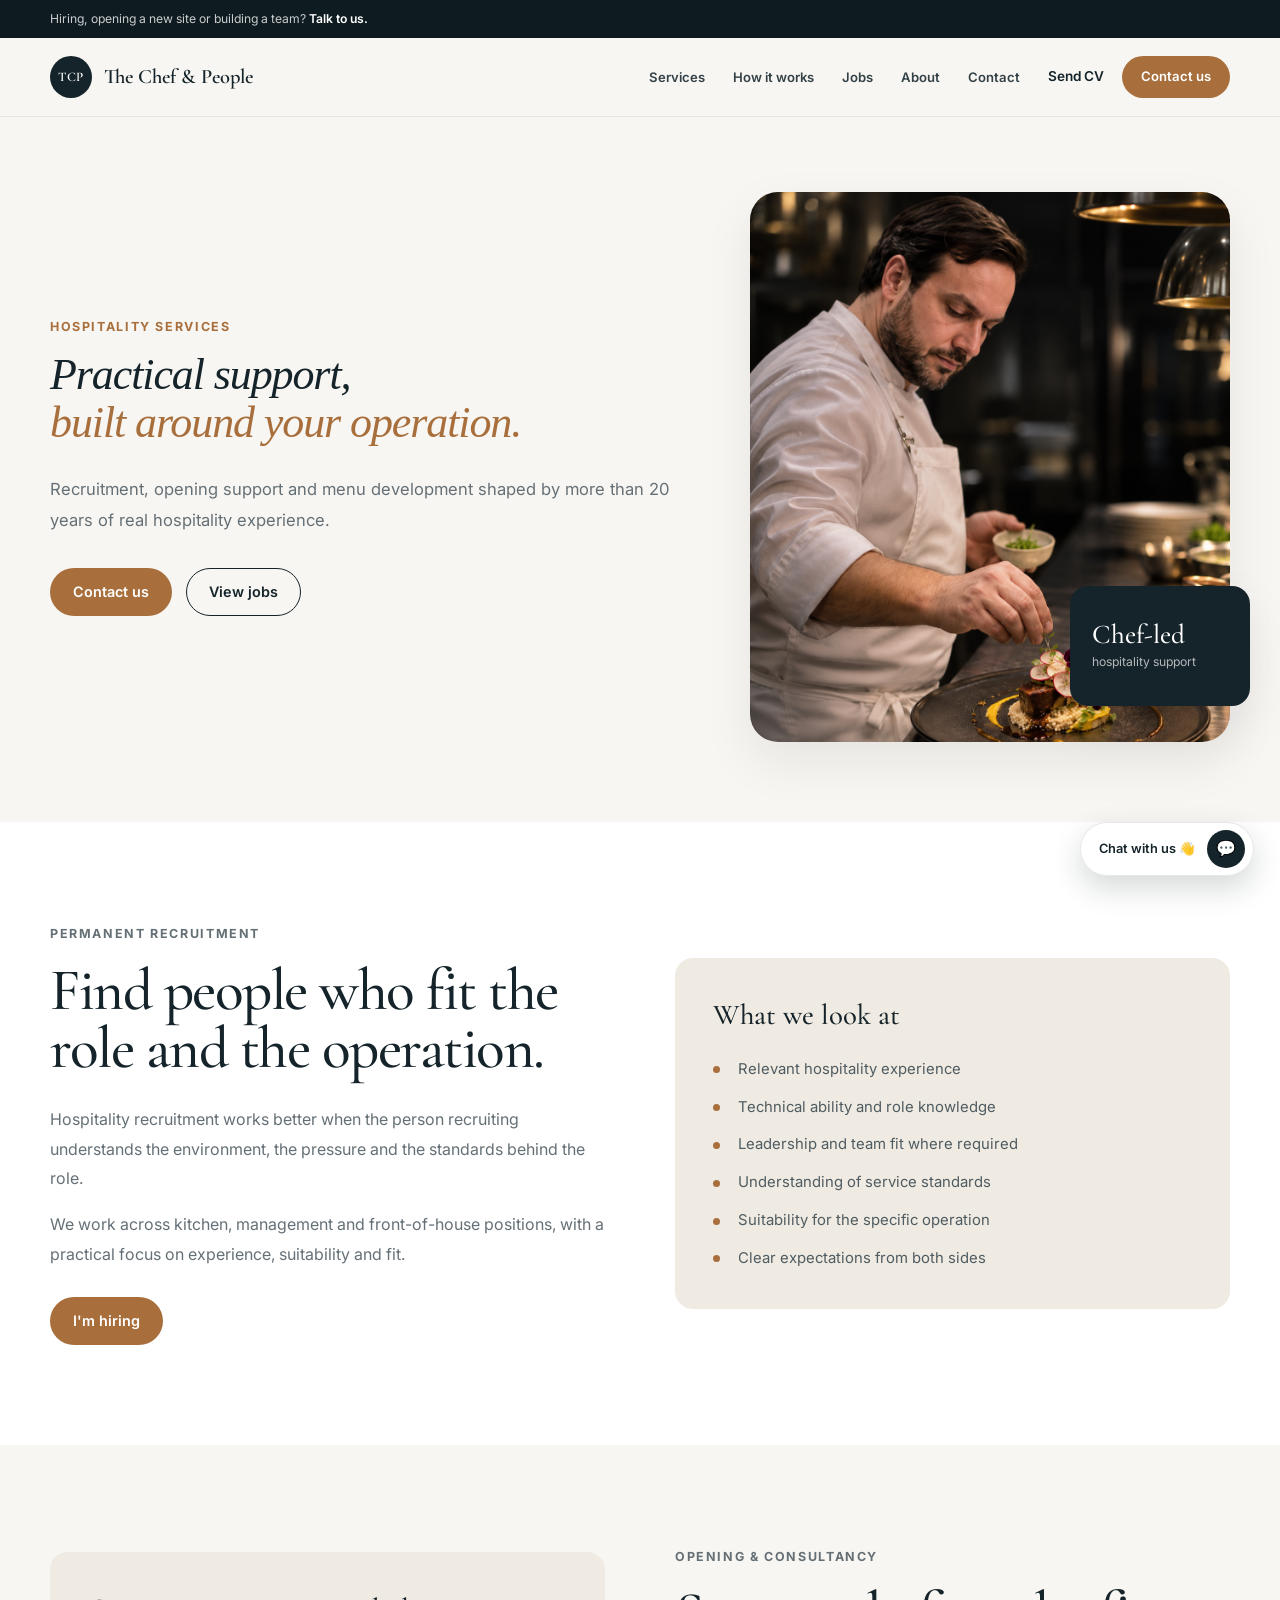
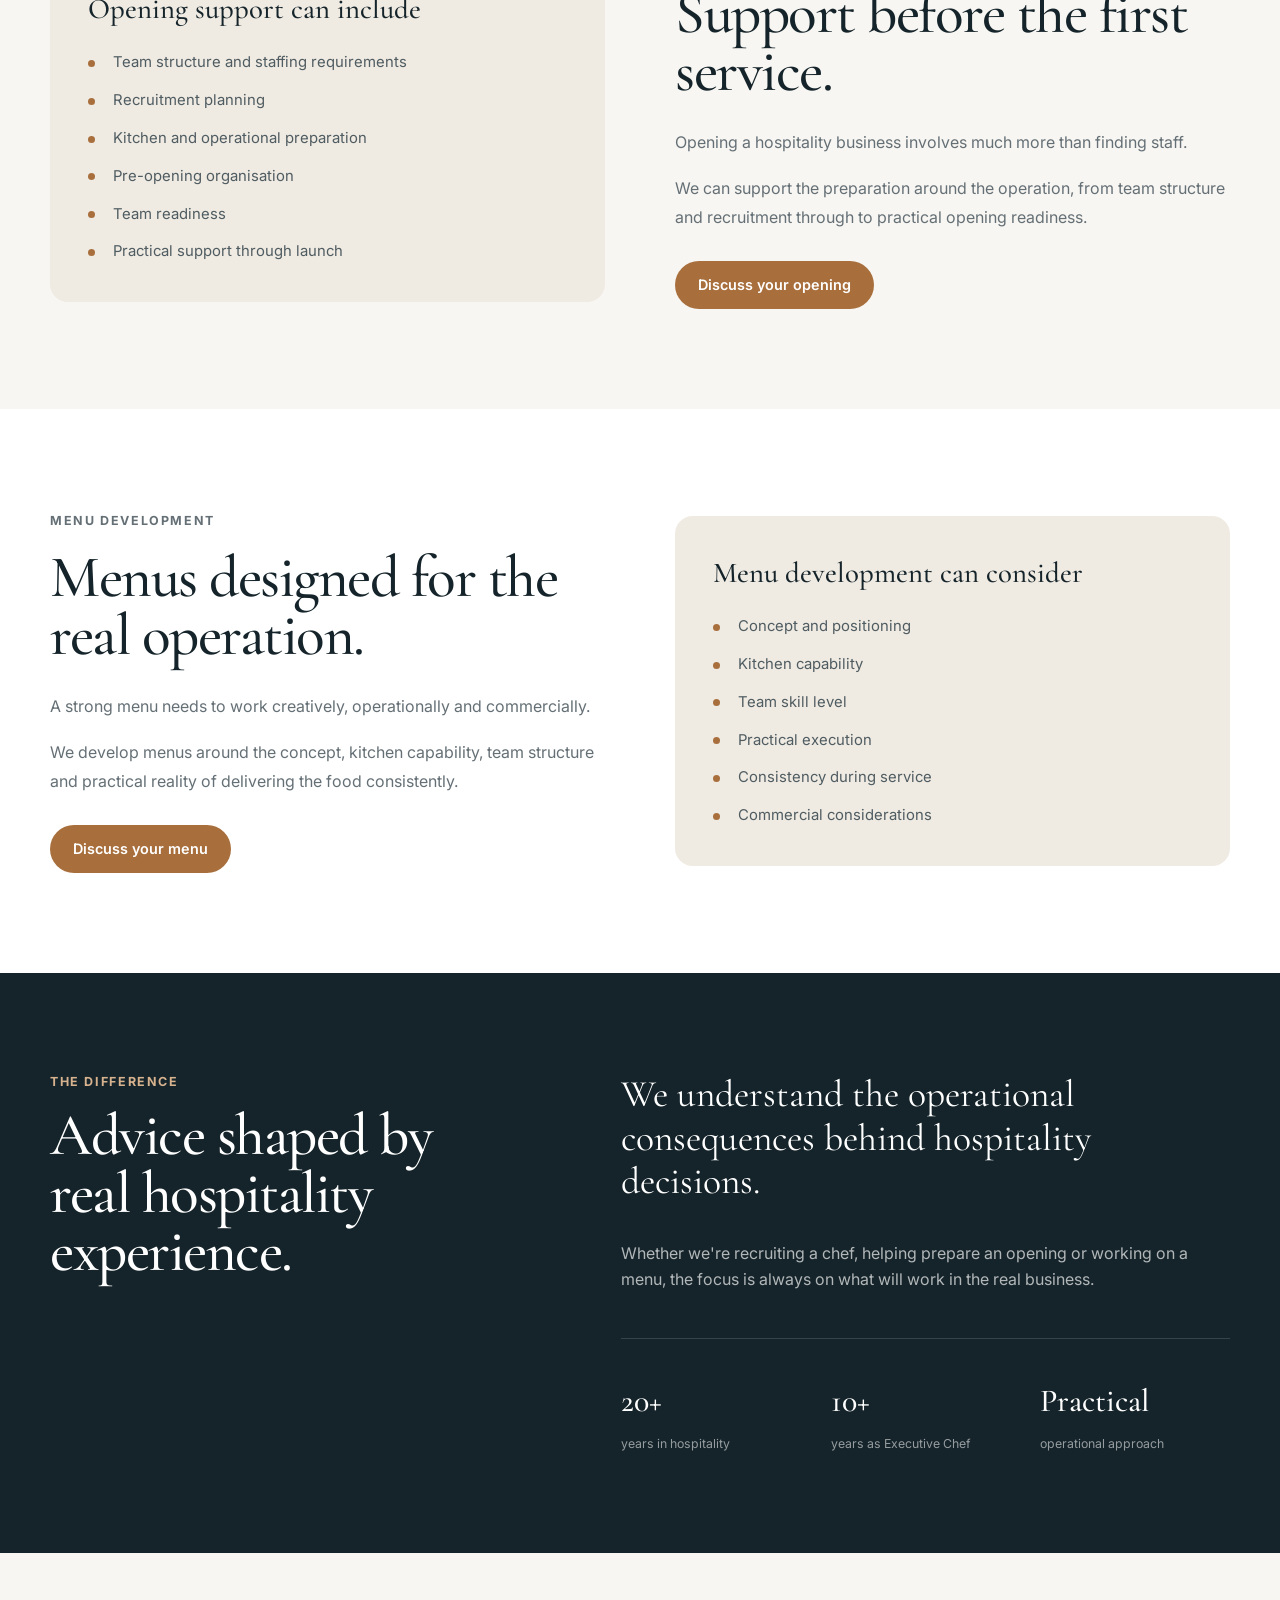
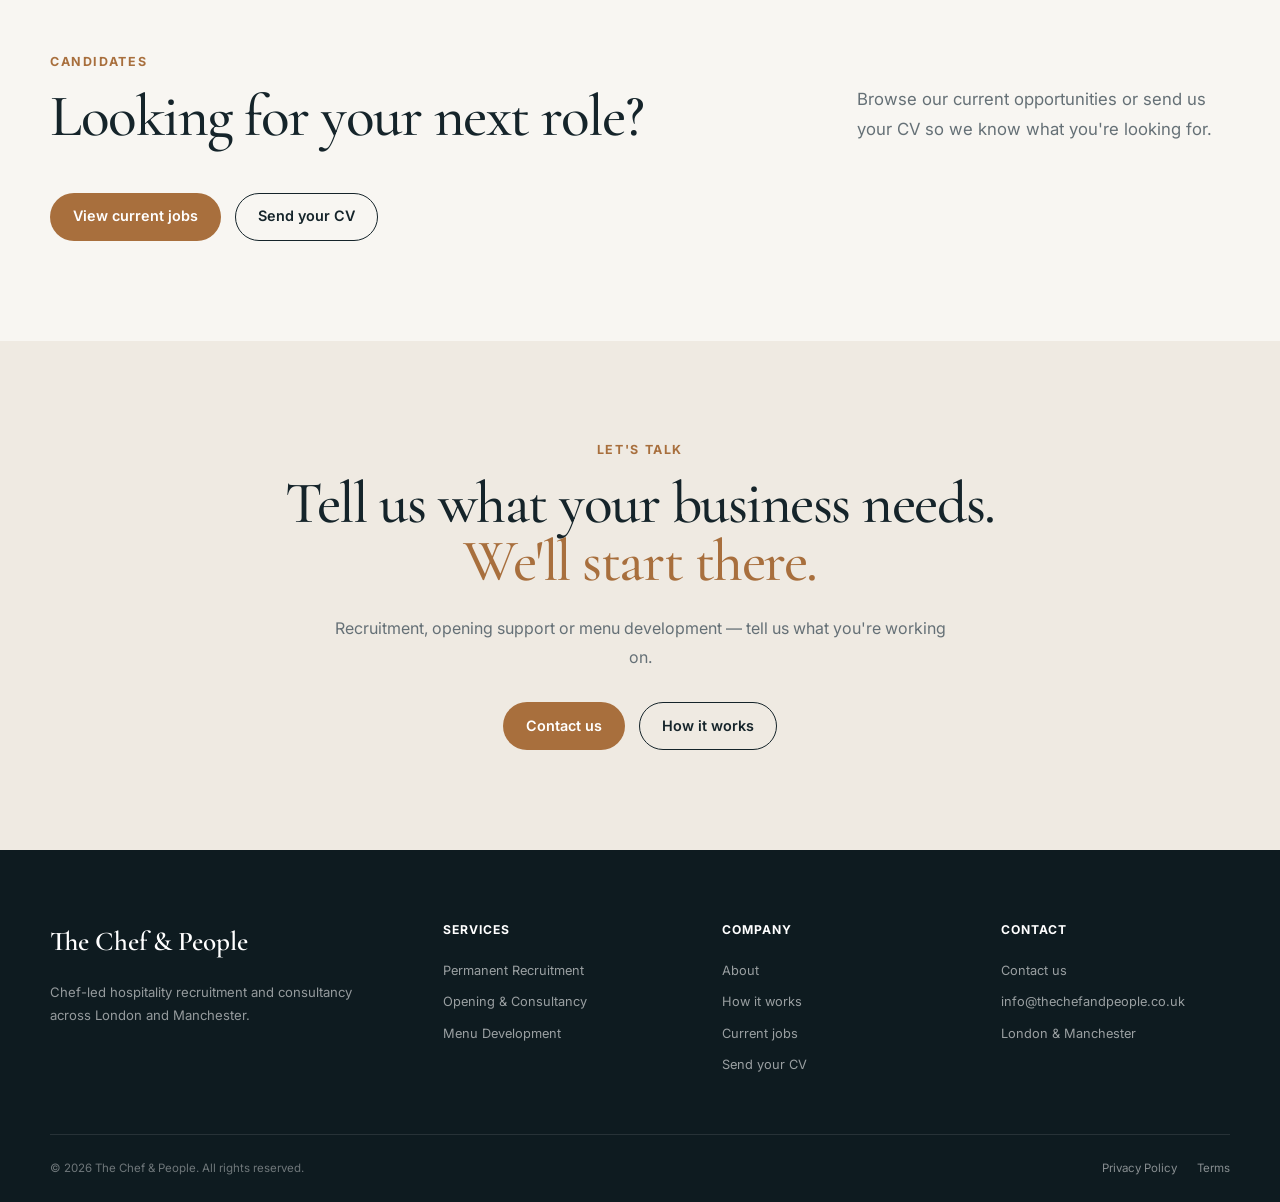
<file: services.html>
<!DOCTYPE html>
<html lang="en">
<head>
  <meta charset="UTF-8">

  <meta name="viewport" content="width=device-width, initial-scale=1.0">

  <title>Services | The Chef & People</title>

  <meta
    name="description"
    content="Hospitality recruitment, opening consultancy and menu development from The Chef & People."
  >

  <link rel="preconnect" href="https://fonts.googleapis.com">

  <link rel="preconnect" href="https://fonts.gstatic.com" crossorigin>

  <link
    href="https://fonts.googleapis.com/css2?family=Cormorant+Garamond:ital,wght@0,500;0,600;1,500&family=Inter:wght@400;500;600;700&display=swap"
    rel="stylesheet"
  >

  <link rel="stylesheet" href="style.css">
</head>

<body>

  <div class="top-bar">
    <div class="container top-bar-inner">

      <p>
        Hiring, opening a new site or building a team?
        <a href="contact.html#contact-form">Talk to us.</a>
      </p>

    </div>
  </div>


  <header class="site-header">

    <div class="container header-inner">

      <a
        href="index.html"
        class="logo"
        aria-label="The Chef & People home"
      >

        <span class="logo-mark">
          TCP
        </span>

        <span class="logo-text">
          The Chef & People
        </span>

      </a>


      <nav class="desktop-nav" aria-label="Main navigation">

        <a href="services.html">
          Services
        </a>

        <a href="how-it-works.html">
          How it works
        </a>

        <a href="jobs.html">
          Jobs
        </a>

        <a href="about.html">
          About
        </a>

        <a href="contact.html">
          Contact
        </a>

      </nav>


      <div class="header-actions">

        <a
          href="contact.html#contact-form"
          class="text-link"
        >
          Send CV
        </a>

        <a
          href="contact.html#contact-form"
          class="btn btn-primary btn-small"
        >
          Contact us
        </a>

      </div>


      <button
        class="menu-toggle"
        aria-label="Open navigation"
        aria-expanded="false"
      >
        <span></span>
        <span></span>
        <span></span>
      </button>

    </div>


    <nav
      class="mobile-nav"
      aria-label="Mobile navigation"
    >

      <a href="services.html">
        Services
      </a>

      <a href="how-it-works.html">
        How it works
      </a>

      <a href="jobs.html">
        Jobs
      </a>

      <a href="about.html">
        About
      </a>

      <a href="contact.html">
        Contact
      </a>

      <a href="contact.html#contact-form">
        Send CV
      </a>

    </nav>

  </header>


  <main>

    <section class="hero">

      <div class="container hero-grid">

        <div class="hero-content">

          <p class="eyebrow">
            Hospitality services
          </p>

          <h1>
            Practical support,
            <span>
              built around your operation.
            </span>
          </h1>

          <p class="hero-copy">
            Recruitment, opening support and menu development
            shaped by more than 20 years of real hospitality experience.
          </p>

          <div class="hero-actions">

            <a
              href="contact.html#contact-form"
              class="btn btn-primary"
            >
              Contact us
            </a>

            <a
              href="jobs.html"
              class="btn btn-outline"
            >
              View jobs
            </a>

          </div>

        </div>


        <div class="hero-visual">

          <div class="hero-image">

            <img
              src="images/dario-chef.png"
              alt="Dario Zannoni working in a professional kitchen"
            >

          </div>


          <div class="experience-card">

            <strong>
              Chef-led
            </strong>

            <span>
              hospitality support
            </span>

          </div>

        </div>

      </div>

    </section>


    <section
      class="section services-section"
      id="recruitment"
    >

      <div class="container proof-grid">

        <div class="proof-content">

          <p class="eyebrow">
            Permanent Recruitment
          </p>

          <h2>
            Find people who fit the role and the operation.
          </h2>

          <p>
            Hospitality recruitment works better when the person recruiting
            understands the environment, the pressure and the standards
            behind the role.
          </p>

          <p>
            We work across kitchen, management and front-of-house positions,
            with a practical focus on experience, suitability and fit.
          </p>

          <a
            href="contact.html#contact-form"
            class="btn btn-primary"
          >
            I'm hiring
          </a>

        </div>


        <div class="service-detail-card">

          <h3>
            What we look at
          </h3>

          <ul class="service-list">

            <li>
              Relevant hospitality experience
            </li>

            <li>
              Technical ability and role knowledge
            </li>

            <li>
              Leadership and team fit where required
            </li>

            <li>
              Understanding of service standards
            </li>

            <li>
              Suitability for the specific operation
            </li>

            <li>
              Clear expectations from both sides
            </li>

          </ul>

        </div>

      </div>

    </section>


    <section
      class="section"
      id="opening"
    >

      <div class="container proof-grid">

        <div class="service-detail-card">

          <h3>
            Opening support can include
          </h3>

          <ul class="service-list">

            <li>
              Team structure and staffing requirements
            </li>

            <li>
              Recruitment planning
            </li>

            <li>
              Kitchen and operational preparation
            </li>

            <li>
              Pre-opening organisation
            </li>

            <li>
              Team readiness
            </li>

            <li>
              Practical support through launch
            </li>

          </ul>

        </div>


        <div class="proof-content">

          <p class="eyebrow">
            Opening & Consultancy
          </p>

          <h2>
            Support before the first service.
          </h2>

          <p>
            Opening a hospitality business involves much more
            than finding staff.
          </p>

          <p>
            We can support the preparation around the operation,
            from team structure and recruitment through to
            practical opening readiness.
          </p>

          <a
            href="contact.html#contact-form"
            class="btn btn-primary"
          >
            Discuss your opening
          </a>

        </div>

      </div>

    </section>


    <section
      class="section services-section"
      id="menu"
    >

      <div class="container proof-grid">

        <div class="proof-content">

          <p class="eyebrow">
            Menu Development
          </p>

          <h2>
            Menus designed for the real operation.
          </h2>

          <p>
            A strong menu needs to work creatively,
            operationally and commercially.
          </p>

          <p>
            We develop menus around the concept,
            kitchen capability, team structure and practical reality
            of delivering the food consistently.
          </p>

          <a
            href="contact.html#contact-form"
            class="btn btn-primary"
          >
            Discuss your menu
          </a>

        </div>


        <div class="service-detail-card">

          <h3>
            Menu development can consider
          </h3>

          <ul class="service-list">

            <li>
              Concept and positioning
            </li>

            <li>
              Kitchen capability
            </li>

            <li>
              Team skill level
            </li>

            <li>
              Practical execution
            </li>

            <li>
              Consistency during service
            </li>

            <li>
              Commercial considerations
            </li>

          </ul>

        </div>

      </div>

    </section>


    <section class="section why-us">

      <div class="container why-us-grid">

        <div class="why-us-title">

          <p class="eyebrow light">
            The difference
          </p>

          <h2>
            Advice shaped by real hospitality experience.
          </h2>

        </div>


        <div class="why-us-content">

          <p class="large-copy">
            We understand the operational consequences
            behind hospitality decisions.
          </p>

          <p>
            Whether we're recruiting a chef,
            helping prepare an opening or working on a menu,
            the focus is always on what will work in the real business.
          </p>


          <div class="stats">

            <div class="stat">

              <strong>
                20+
              </strong>

              <span>
                years in hospitality
              </span>

            </div>


            <div class="stat">

              <strong>
                10+
              </strong>

              <span>
                years as Executive Chef
              </span>

            </div>


            <div class="stat">

              <strong>
                Practical
              </strong>

              <span>
                operational approach
              </span>

            </div>

          </div>

        </div>

      </div>

    </section>


    <section class="section">

      <div class="container">

        <div class="section-heading">

          <div>

            <p class="eyebrow">
              Candidates
            </p>

            <h2>
              Looking for your next role?
            </h2>

          </div>


          <p class="section-intro">
            Browse our current opportunities or send us your CV
            so we know what you're looking for.
          </p>

        </div>


        <div class="hero-actions">

          <a
            href="jobs.html"
            class="btn btn-primary"
          >
            View current jobs
          </a>

          <a
            href="contact.html#contact-form"
            class="btn btn-outline"
          >
            Send your CV
          </a>

        </div>

      </div>

    </section>


    <section class="final-cta">

      <div class="container final-cta-inner">

        <p class="eyebrow">
          Let's talk
        </p>

        <h2>
          Tell us what your business needs.
          <span>
            We'll start there.
          </span>
        </h2>

        <p>
          Recruitment, opening support or menu development —
          tell us what you're working on.
        </p>


        <div class="final-cta-actions">

          <a
            href="contact.html#contact-form"
            class="btn btn-primary"
          >
            Contact us
          </a>

          <a
            href="how-it-works.html"
            class="btn btn-outline"
          >
            How it works
          </a>

        </div>

      </div>

    </section>

  </main>


  <a
    href="contact.html#contact-form"
    class="floating-chat"
    aria-label="Chat with The Chef & People"
  >

    <span class="floating-chat-text">
      Chat with us 👋
    </span>

    <span class="floating-chat-icon">
      💬
    </span>

  </a>


  <footer class="site-footer">

    <div class="container footer-grid">

      <div class="footer-brand">

        <a
          href="index.html"
          class="footer-logo"
        >
          The Chef & People
        </a>

        <p>
          Chef-led hospitality recruitment and consultancy
          across London and Manchester.
        </p>

      </div>


      <div class="footer-column">

        <h4>
          Services
        </h4>

        <a href="services.html#recruitment">
          Permanent Recruitment
        </a>

        <a href="services.html#opening">
          Opening & Consultancy
        </a>

        <a href="services.html#menu">
          Menu Development
        </a>

      </div>


      <div class="footer-column">

        <h4>
          Company
        </h4>

        <a href="about.html">
          About
        </a>

        <a href="how-it-works.html">
          How it works
        </a>

        <a href="jobs.html">
          Current jobs
        </a>

        <a href="contact.html#contact-form">
          Send your CV
        </a>

      </div>


      <div class="footer-column">

        <h4>
          Contact
        </h4>

        <a href="contact.html#contact-form">
          Contact us
        </a>

        <a href="mailto:info@thechefandpeople.co.uk">
          info@thechefandpeople.co.uk
        </a>

        <span>
          London & Manchester
        </span>

      </div>

    </div>


    <div class="container footer-bottom">

      <p>
        © 2026 The Chef & People. All rights reserved.
      </p>

      <div>

        <a href="privacy.html">
          Privacy Policy
        </a>

        <a href="terms.html">
          Terms
        </a>

      </div>

    </div>

  </footer>


  <script src="script.js"></script>

</body>
</html>
</file>
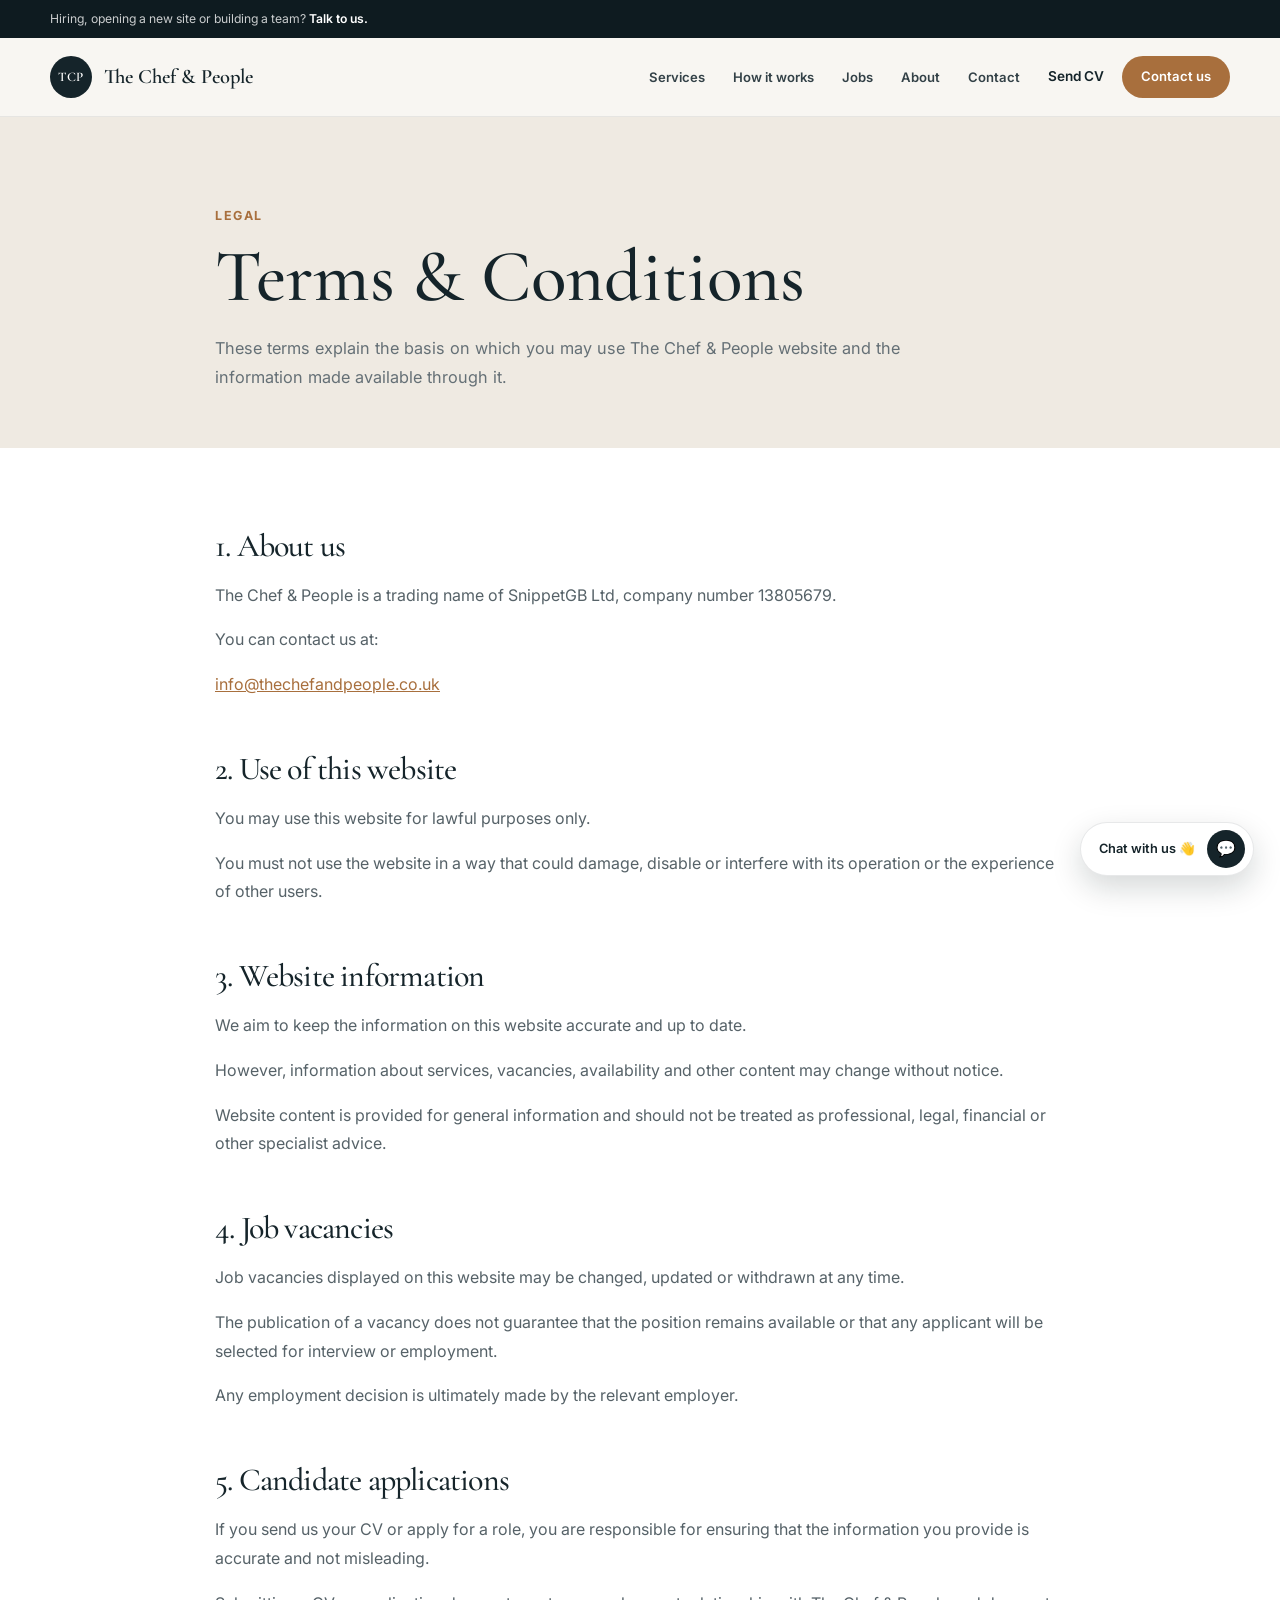
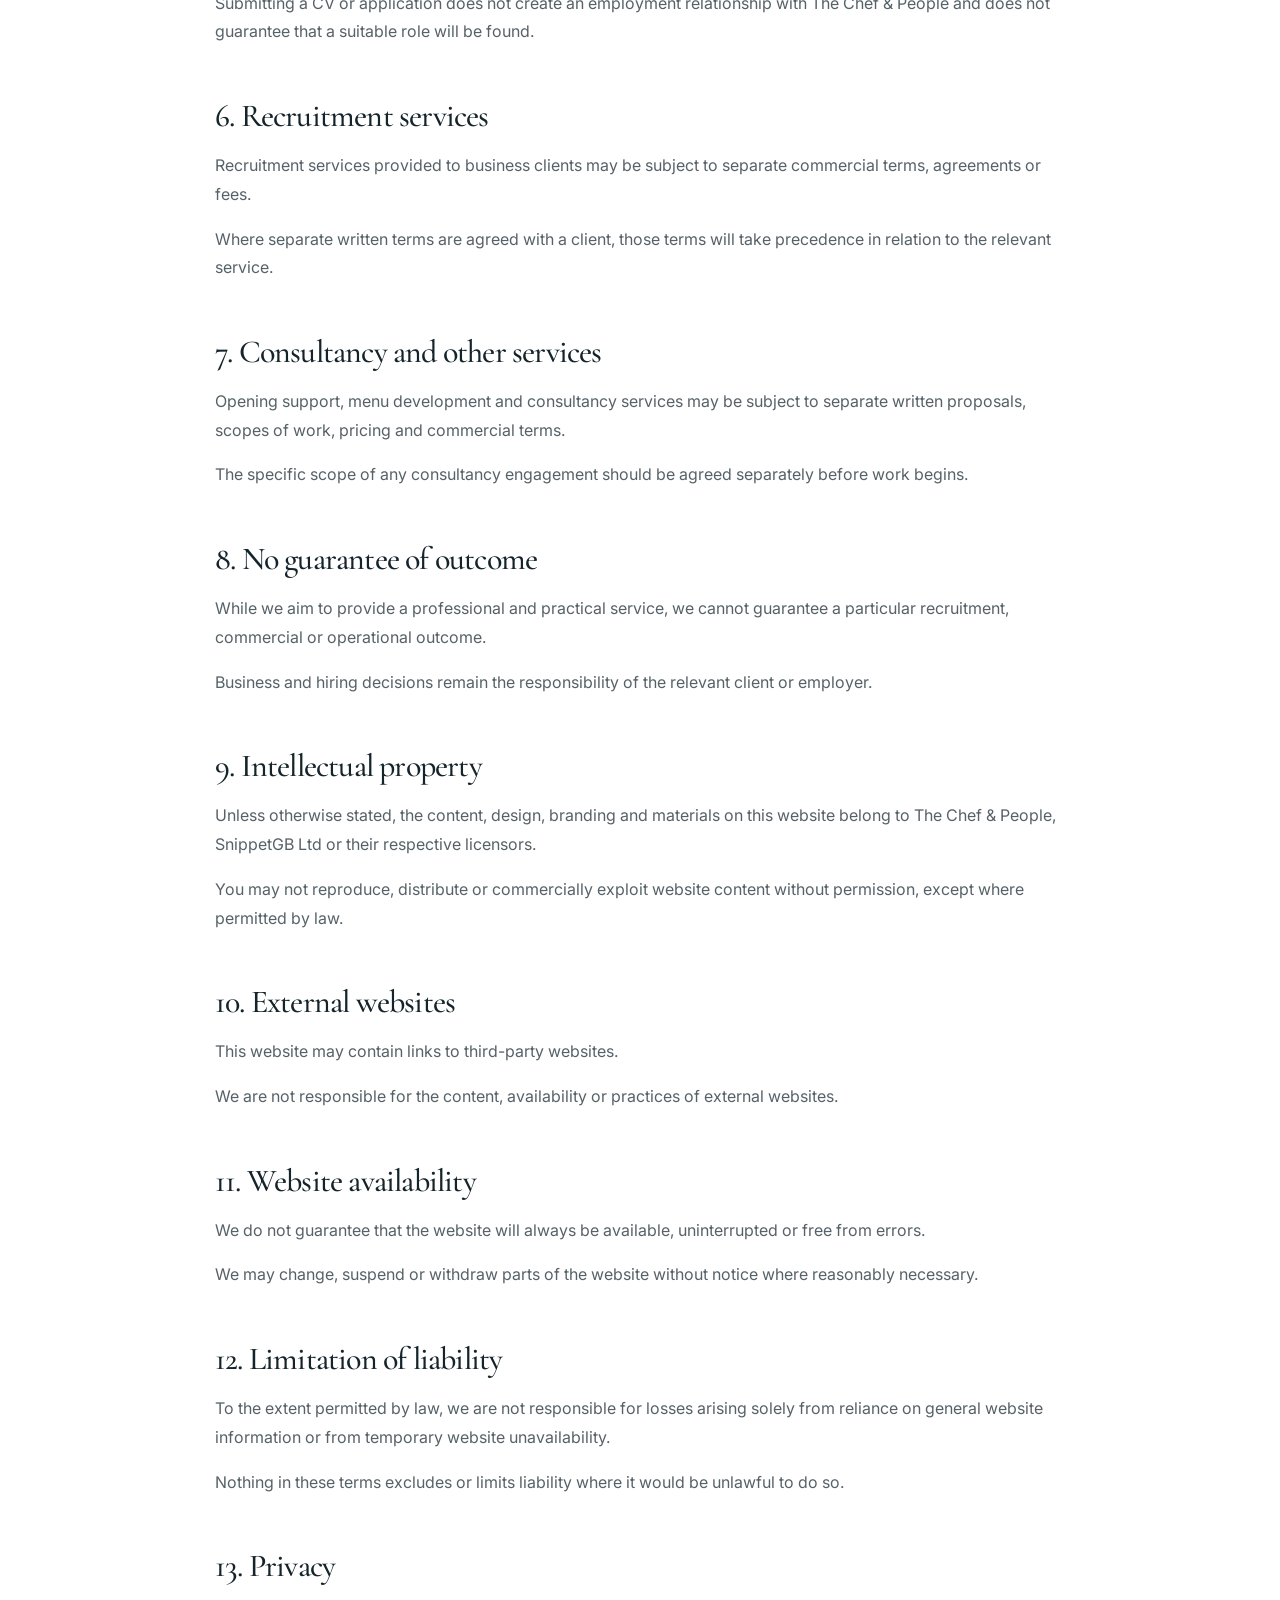
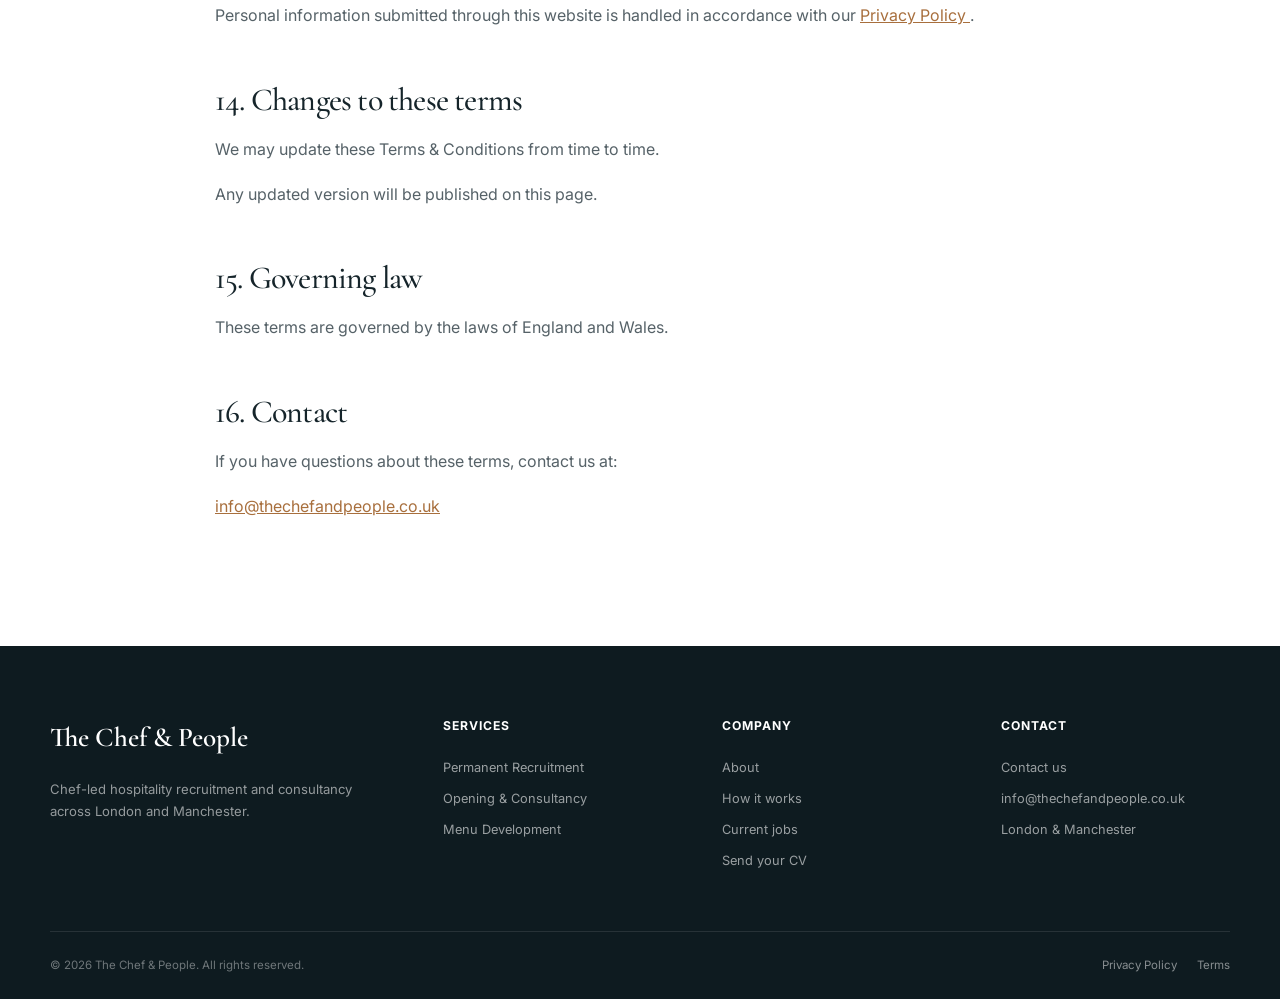
<file: terms.html>
<!DOCTYPE html>
<html lang="en">
<head>
  <meta charset="UTF-8">

  <meta name="viewport" content="width=device-width, initial-scale=1.0">

  <title>Terms & Conditions | The Chef & People</title>

  <meta
    name="description"
    content="Terms and Conditions for The Chef & People, operated by SnippetGB Ltd."
  >

  <link rel="preconnect" href="https://fonts.googleapis.com">

  <link rel="preconnect" href="https://fonts.gstatic.com" crossorigin>

  <link
    href="https://fonts.googleapis.com/css2?family=Cormorant+Garamond:ital,wght@0,500;0,600;1,500&family=Inter:wght@400;500;600;700&display=swap"
    rel="stylesheet"
  >

  <link rel="stylesheet" href="style.css">
</head>

<body>

  <div class="top-bar">

    <div class="container top-bar-inner">

      <p>
        Hiring, opening a new site or building a team?
        <a href="contact.html#contact-form">
          Talk to us.
        </a>
      </p>

    </div>

  </div>


  <header class="site-header">

    <div class="container header-inner">

      <a
        href="index.html"
        class="logo"
        aria-label="The Chef & People home"
      >

        <span class="logo-mark">
          TCP
        </span>

        <span class="logo-text">
          The Chef & People
        </span>

      </a>


      <nav class="desktop-nav" aria-label="Main navigation">

        <a href="services.html">
          Services
        </a>

        <a href="how-it-works.html">
          How it works
        </a>

        <a href="jobs.html">
          Jobs
        </a>

        <a href="about.html">
          About
        </a>

        <a href="contact.html">
          Contact
        </a>

      </nav>


      <div class="header-actions">

        <a
          href="contact.html#contact-form"
          class="text-link"
        >
          Send CV
        </a>

        <a
          href="contact.html#contact-form"
          class="btn btn-primary btn-small"
        >
          Contact us
        </a>

      </div>


      <button
        class="menu-toggle"
        aria-label="Open navigation"
        aria-expanded="false"
      >
        <span></span>
        <span></span>
        <span></span>
      </button>

    </div>


    <nav
      class="mobile-nav"
      aria-label="Mobile navigation"
    >

      <a href="services.html">
        Services
      </a>

      <a href="how-it-works.html">
        How it works
      </a>

      <a href="jobs.html">
        Jobs
      </a>

      <a href="about.html">
        About
      </a>

      <a href="contact.html">
        Contact
      </a>

      <a href="contact.html#contact-form">
        Send CV
      </a>

    </nav>

  </header>


  <main>

    <section class="legal-hero">

      <div class="container legal-container">

        <p class="eyebrow">
          Legal
        </p>

        <h1>
          Terms & Conditions
        </h1>

        <p class="legal-intro">
          These terms explain the basis on which you may use
          The Chef & People website and the information made
          available through it.
        </p>

      </div>

    </section>


    <section class="legal-section">

      <div class="container legal-container">

        <div class="legal-content">

          <h2>
            1. About us
          </h2>

          <p>
            The Chef & People is a trading name of SnippetGB Ltd,
            company number 13805679.
          </p>

          <p>
            You can contact us at:
          </p>

          <p>
            <a href="mailto:info@thechefandpeople.co.uk">
              info@thechefandpeople.co.uk
            </a>
          </p>


          <h2>
            2. Use of this website
          </h2>

          <p>
            You may use this website for lawful purposes only.
          </p>

          <p>
            You must not use the website in a way that could damage,
            disable or interfere with its operation or the experience
            of other users.
          </p>


          <h2>
            3. Website information
          </h2>

          <p>
            We aim to keep the information on this website accurate
            and up to date.
          </p>

          <p>
            However, information about services, vacancies,
            availability and other content may change without notice.
          </p>

          <p>
            Website content is provided for general information
            and should not be treated as professional, legal,
            financial or other specialist advice.
          </p>


          <h2>
            4. Job vacancies
          </h2>

          <p>
            Job vacancies displayed on this website may be changed,
            updated or withdrawn at any time.
          </p>

          <p>
            The publication of a vacancy does not guarantee
            that the position remains available or that any applicant
            will be selected for interview or employment.
          </p>

          <p>
            Any employment decision is ultimately made
            by the relevant employer.
          </p>


          <h2>
            5. Candidate applications
          </h2>

          <p>
            If you send us your CV or apply for a role,
            you are responsible for ensuring that the information
            you provide is accurate and not misleading.
          </p>

          <p>
            Submitting a CV or application does not create
            an employment relationship with The Chef & People
            and does not guarantee that a suitable role will be found.
          </p>


          <h2>
            6. Recruitment services
          </h2>

          <p>
            Recruitment services provided to business clients
            may be subject to separate commercial terms,
            agreements or fees.
          </p>

          <p>
            Where separate written terms are agreed with a client,
            those terms will take precedence in relation
            to the relevant service.
          </p>


          <h2>
            7. Consultancy and other services
          </h2>

          <p>
            Opening support, menu development and consultancy services
            may be subject to separate written proposals,
            scopes of work, pricing and commercial terms.
          </p>

          <p>
            The specific scope of any consultancy engagement
            should be agreed separately before work begins.
          </p>


          <h2>
            8. No guarantee of outcome
          </h2>

          <p>
            While we aim to provide a professional and practical service,
            we cannot guarantee a particular recruitment,
            commercial or operational outcome.
          </p>

          <p>
            Business and hiring decisions remain the responsibility
            of the relevant client or employer.
          </p>


          <h2>
            9. Intellectual property
          </h2>

          <p>
            Unless otherwise stated, the content, design,
            branding and materials on this website belong to
            The Chef & People, SnippetGB Ltd or their respective licensors.
          </p>

          <p>
            You may not reproduce, distribute or commercially exploit
            website content without permission,
            except where permitted by law.
          </p>


          <h2>
            10. External websites
          </h2>

          <p>
            This website may contain links to third-party websites.
          </p>

          <p>
            We are not responsible for the content,
            availability or practices of external websites.
          </p>


          <h2>
            11. Website availability
          </h2>

          <p>
            We do not guarantee that the website will always
            be available, uninterrupted or free from errors.
          </p>

          <p>
            We may change, suspend or withdraw parts of the website
            without notice where reasonably necessary.
          </p>


          <h2>
            12. Limitation of liability
          </h2>

          <p>
            To the extent permitted by law,
            we are not responsible for losses arising solely from reliance
            on general website information or from temporary
            website unavailability.
          </p>

          <p>
            Nothing in these terms excludes or limits liability
            where it would be unlawful to do so.
          </p>


          <h2>
            13. Privacy
          </h2>

          <p>
            Personal information submitted through this website
            is handled in accordance with our
            <a href="privacy.html">
              Privacy Policy
            </a>.
          </p>


          <h2>
            14. Changes to these terms
          </h2>

          <p>
            We may update these Terms & Conditions
            from time to time.
          </p>

          <p>
            Any updated version will be published on this page.
          </p>


          <h2>
            15. Governing law
          </h2>

          <p>
            These terms are governed by the laws of England and Wales.
          </p>


          <h2>
            16. Contact
          </h2>

          <p>
            If you have questions about these terms,
            contact us at:
          </p>

          <p>
            <a href="mailto:info@thechefandpeople.co.uk">
              info@thechefandpeople.co.uk
            </a>
          </p>

        </div>

      </div>

    </section>

  </main>


  <a
    href="contact.html#contact-form"
    class="floating-chat"
    aria-label="Chat with The Chef & People"
  >

    <span class="floating-chat-text">
      Chat with us 👋
    </span>

    <span class="floating-chat-icon">
      💬
    </span>

  </a>


  <footer class="site-footer">

    <div class="container footer-grid">

      <div class="footer-brand">

        <a
          href="index.html"
          class="footer-logo"
        >
          The Chef & People
        </a>

        <p>
          Chef-led hospitality recruitment and consultancy
          across London and Manchester.
        </p>

      </div>


      <div class="footer-column">

        <h4>
          Services
        </h4>

        <a href="services.html#recruitment">
          Permanent Recruitment
        </a>

        <a href="services.html#opening">
          Opening & Consultancy
        </a>

        <a href="services.html#menu">
          Menu Development
        </a>

      </div>


      <div class="footer-column">

        <h4>
          Company
        </h4>

        <a href="about.html">
          About
        </a>

        <a href="how-it-works.html">
          How it works
        </a>

        <a href="jobs.html">
          Current jobs
        </a>

        <a href="contact.html#contact-form">
          Send your CV
        </a>

      </div>


      <div class="footer-column">

        <h4>
          Contact
        </h4>

        <a href="contact.html#contact-form">
          Contact us
        </a>

        <a href="mailto:info@thechefandpeople.co.uk">
          info@thechefandpeople.co.uk
        </a>

        <span>
          London & Manchester
        </span>

      </div>

    </div>


    <div class="container footer-bottom">

      <p>
        © 2026 The Chef & People. All rights reserved.
      </p>

      <div>

        <a href="privacy.html">
          Privacy Policy
        </a>

        <a href="terms.html">
          Terms
        </a>

      </div>

    </div>

  </footer>


  <script src="script.js"></script>

</body>
</html>
</file>
<file: style.css>
*,
*::before,
*::after {
  box-sizing: border-box;
}

html {
  scroll-behavior: smooth;
}

body {
  margin: 0;
  background: #f8f6f2;
  color: #15242a;
  font-family: "Inter", Arial, sans-serif;
  font-size: 16px;
  line-height: 1.6;
  -webkit-font-smoothing: antialiased;
}

img {
  display: block;
  max-width: 100%;
}

a {
  color: inherit;
  text-decoration: none;
}

button,
input,
select,
textarea {
  font: inherit;
}

button {
  cursor: pointer;
}

p {
  margin-top: 0;
}

h1,
h2,
h3,
h4,
p {
  overflow-wrap: break-word;
}

::selection {
  background: #a86f3d;
  color: #ffffff;
}

:root {
  --background: #f8f6f2;
  --surface: #ffffff;
  --surface-soft: #efeae2;

  --dark: #15242a;
  --dark-deep: #0e1b20;

  --copper: #a86f3d;
  --copper-dark: #8e5c31;

  --text: #15242a;
  --muted: #657076;

  --border: #ded8cf;
  --border-dark: rgba(255, 255, 255, 0.14);

  --shadow:
    0 20px 50px rgba(14, 27, 32, 0.08);

  --radius-small: 10px;
  --radius: 18px;
  --radius-large: 28px;

  --container: 1180px;
}

.container {
  width: min(calc(100% - 48px), var(--container));
  margin-inline: auto;
}

.section {
  padding: 100px 0;
}

.eyebrow {
  margin-bottom: 16px;
  color: var(--copper);
  font-size: 0.78rem;
  font-weight: 700;
  letter-spacing: 0.13em;
  line-height: 1.4;
  text-transform: uppercase;
}

.eyebrow.light {
  color: #d7b28f;
}

h1,
h2 {
  font-family:
    "Cormorant Garamond",
    Georgia,
    serif;
}

h2 {
  margin: 0;
  color: var(--dark);
  font-size: clamp(2.3rem, 5vw, 3.7rem);
  font-weight: 500;
  letter-spacing: -0.025em;
  line-height: 0.98;
}

h3 {
  margin: 0 0 14px;
  color: var(--dark);
  font-size: 1.25rem;
  font-weight: 600;
  line-height: 1.3;
}

.section-heading {
  display: grid;
  grid-template-columns:
    minmax(0, 1.2fr)
    minmax(280px, 0.6fr);
  gap: 60px;
  align-items: end;
  margin-bottom: 48px;
}

.section-intro {
  max-width: 500px;
  margin: 0;
  color: var(--muted);
  font-size: 1.05rem;
  line-height: 1.8;
}

.large-copy {
  color: #ffffff;

  font-family:
    "Cormorant Garamond",
    Georgia,
    serif;

  font-size: clamp(1.75rem, 3.4vw, 2.35rem);
  line-height: 1.16;
}

.btn {
  display: inline-flex;
  min-height: 48px;
  align-items: center;
  justify-content: center;
  padding: 12px 22px;
  border: 1px solid transparent;
  border-radius: 999px;

  font-size: 0.9rem;
  font-weight: 600;
  line-height: 1;

  transition:
    background 0.2s ease,
    color 0.2s ease,
    border-color 0.2s ease,
    transform 0.2s ease;
}

.btn:hover {
  transform: translateY(-2px);
}

.btn-primary {
  background: var(--copper);
  color: #ffffff;
}

.btn-primary:hover {
  background: var(--copper-dark);
}

.btn-outline {
  border-color: var(--dark);
  background: transparent;
  color: var(--dark);
}

.btn-outline:hover {
  background: var(--dark);
  color: #ffffff;
}

.btn-small {
  min-height: 42px;
  padding: 10px 18px;
  font-size: 0.82rem;
}

.arrow-link {
  display: inline-flex;
  align-items: center;
  margin-top: 10px;
  color: var(--copper);
  font-size: 0.9rem;
  font-weight: 700;

  transition:
    color 0.2s ease,
    transform 0.2s ease;
}

.arrow-link:hover {
  color: var(--copper-dark);
  transform: translateX(3px);
}

.text-link {
  color: var(--dark);
  font-size: 0.85rem;
  font-weight: 600;
}

.text-link:hover {
  color: var(--copper);
}

.top-bar {
  background: var(--dark-deep);
  color: rgba(255, 255, 255, 0.78);
}

.top-bar-inner {
  display: flex;
  min-height: 38px;
  align-items: center;
  justify-content: flex-start;
  gap: 24px;

  font-size: 0.76rem;
}

.top-bar p {
  margin: 0;
}

.top-bar a {
  color: #ffffff;
  font-weight: 600;
}

.top-bar a:hover {
  color: #d7b28f;
}

.site-header {
  position: relative;
  z-index: 100;

  border-bottom:
    1px solid rgba(21, 36, 42, 0.08);

  background:
    rgba(248, 246, 242, 0.97);
}

.header-inner {
  display: flex;
  min-height: 78px;
  align-items: center;
  justify-content: space-between;
  gap: 28px;
}

.logo {
  display: inline-flex;
  align-items: center;
  gap: 12px;
  flex-shrink: 0;
}

.logo-mark {
  display: grid;
  width: 42px;
  height: 42px;
  place-items: center;

  border-radius: 50%;
  background: var(--dark);
  color: #ffffff;

  font-family:
    "Cormorant Garamond",
    Georgia,
    serif;

  font-size: 0.82rem;
  font-weight: 600;
  letter-spacing: 0.06em;
}

.logo-text {
  color: var(--dark);

  font-family:
    "Cormorant Garamond",
    Georgia,
    serif;

  font-size: 1.28rem;
  font-weight: 600;
}

.desktop-nav {
  display: flex;
  align-items: center;
  justify-content: center;
  gap: 28px;
  margin-left: auto;
}

.desktop-nav a {
  position: relative;
  color: #334147;
  font-size: 0.82rem;
  font-weight: 600;
}

.desktop-nav a::after {
  position: absolute;
  right: 0;
  bottom: -7px;
  left: 0;

  height: 1px;

  background: var(--copper);
  content: "";

  transform: scaleX(0);
  transform-origin: left;

  transition: transform 0.2s ease;
}

.desktop-nav a:hover {
  color: var(--dark);
}

.desktop-nav a:hover::after {
  transform: scaleX(1);
}

.header-actions {
  display: flex;
  align-items: center;
  gap: 18px;
}

.menu-toggle {
  display: none;

  width: 42px;
  height: 42px;

  align-items: center;
  justify-content: center;
  flex-direction: column;
  gap: 5px;

  padding: 0;
  border: 0;
  background: transparent;
}

.menu-toggle span {
  display: block;
  width: 22px;
  height: 2px;
  background: var(--dark);
}

.mobile-nav {
  display: none;
}

.hero {
  padding: 75px 0 80px;
  overflow: hidden;
}

.hero-grid {
  display: grid;

  grid-template-columns:
    minmax(0, 1.05fr)
    minmax(380px, 0.8fr);

  gap: 70px;
  align-items: center;
}

.hero-content {
  position: relative;
  z-index: 2;
}

.hero h1 {
  max-width: 760px;
  margin: 0 0 28px;

  color: var(--dark);

  font-family:
    "Palatino Linotype",
    "Book Antiqua",
    Palatino,
    Georgia,
    serif;

  font-size: 2.75rem;
  font-style: italic;
  font-weight: 400;
  letter-spacing: -0.025em;
  line-height: 1.08;
}

.hero h1 span {
  display: block;
  color: var(--copper);
}

.hero-copy {
  max-width: 650px;
  margin-bottom: 32px;

  color: var(--muted);

  font-size: 1.04rem;
  line-height: 1.85;
}

.hero-actions {
  display: flex;
  flex-wrap: wrap;
  gap: 14px;
  align-items: center;
}

.hero-visual {
  position: relative;
  width: 100%;
  max-width: 510px;
  margin-left: auto;
}

.hero-image {
  overflow: hidden;
  min-height: 550px;

  border-radius: var(--radius-large);

  background: var(--surface-soft);

  box-shadow: var(--shadow);
}

.hero-image img {
  width: 100%;
  height: 550px;

  object-fit: cover;
  object-position: center top;
}

.experience-card {
  position: absolute;
  right: -20px;
  bottom: 36px;

  display: flex;

  width: 180px;
  min-height: 120px;

  flex-direction: column;
  justify-content: center;

  padding: 22px;

  border-radius: var(--radius);

  background: var(--dark);
  color: #ffffff;

  box-shadow: var(--shadow);
}

.experience-card strong {
  margin-bottom: 5px;

  color: #ffffff;

  font-family:
    "Cormorant Garamond",
    Georgia,
    serif;

  font-size: 1.7rem;
  font-weight: 500;
  line-height: 1;
}

.experience-card span {
  color: rgba(255, 255, 255, 0.68);

  font-size: 0.76rem;
  line-height: 1.5;
}

.services-section {
  background: var(--surface);
}

.services-grid {
  display: grid;

  grid-template-columns:
    repeat(3, minmax(0, 1fr));

  gap: 22px;
}

.service-card {
  position: relative;

  display: flex;
  min-height: 320px;
  flex-direction: column;

  padding: 36px;

  border: 1px solid var(--border);
  border-radius: var(--radius);

  background: var(--surface);

  transition:
    transform 0.25s ease,
    box-shadow 0.25s ease,
    border-color 0.25s ease;
}

.service-card:hover {
  border-color: #cfc3b6;
  box-shadow: var(--shadow);
  transform: translateY(-5px);
}

.service-number {
  display: block;
  margin-bottom: 48px;

  color: var(--copper);

  font-family:
    "Cormorant Garamond",
    Georgia,
    serif;

  font-size: 1.2rem;
}

.service-card h3 {
  margin-bottom: 14px;

  font-family:
    "Cormorant Garamond",
    Georgia,
    serif;

  font-size: 1.75rem;
  font-weight: 500;
}

.service-card p {
  margin-bottom: 18px;

  color: var(--muted);

  font-size: 0.92rem;
  line-height: 1.75;
}

.service-card .arrow-link {
  margin-top: auto;
}

.why-us {
  background: var(--dark);
  color: #ffffff;
}

.why-us-grid {
  display: grid;

  grid-template-columns:
    minmax(0, 0.85fr)
    minmax(0, 1.1fr);

  gap: 100px;
  align-items: start;
}

.why-us h2 {
  color: #ffffff;
}

.why-us-content > p:not(.large-copy) {
  max-width: 660px;
  color: rgba(255, 255, 255, 0.67);
}

.stats {
  display: grid;

  grid-template-columns:
    repeat(3, 1fr);

  gap: 20px;

  margin-top: 46px;
  padding-top: 36px;

  border-top:
    1px solid var(--border-dark);
}

.stat {
  display: flex;
  flex-direction: column;
  gap: 8px;
}

.stat strong {
  color: #ffffff;

  font-family:
    "Cormorant Garamond",
    Georgia,
    serif;

  font-size: 2rem;
  font-weight: 500;
}

.stat span {
  color:
    rgba(255, 255, 255, 0.55);

  font-size: 0.77rem;
  line-height: 1.5;
}

.proof-section {
  background: var(--background);
}

.proof-grid {
  display: grid;

  grid-template-columns:
    repeat(2, minmax(0, 1fr));

  gap: 70px;
  align-items: center;
}

.proof-content {
  max-width: 560px;
}

.proof-content h2 {
  margin-bottom: 28px;
}

.proof-content p {
  color: var(--muted);
  line-height: 1.85;
}

.proof-content .btn,
.proof-content .arrow-link {
  margin-top: 12px;
}

.proof-image {
  overflow: hidden;

  min-height: 520px;

  border-radius:
    var(--radius-large);

  background:
    var(--surface-soft);

  box-shadow:
    var(--shadow);
}

.proof-image img {
  width: 100%;
  height: 520px;
  object-fit: cover;
}

.service-detail-card {
  padding: 38px;

  border-radius: var(--radius);

  background:
    var(--surface-soft);
}

.service-detail-card h3 {
  margin-bottom: 24px;

  font-family:
    "Cormorant Garamond",
    Georgia,
    serif;

  font-size: 1.8rem;
  font-weight: 500;
}

.service-list {
  display: grid;
  gap: 14px;

  margin: 0;
  padding: 0;

  list-style: none;
}

.service-list li {
  position: relative;

  padding-left: 25px;

  color: #4f5c61;

  font-size: 0.93rem;
  line-height: 1.6;
}

.service-list li::before {
  position: absolute;
  top: 0.58em;
  left: 0;

  width: 7px;
  height: 7px;

  border-radius: 50%;

  background: var(--copper);

  content: "";
}

.process-grid {
  display: grid;

  grid-template-columns:
    repeat(3, minmax(0, 1fr));

  gap: 22px;
}

.process-card {
  min-height: 280px;

  padding: 34px;

  border:
    1px solid var(--border);

  border-radius:
    var(--radius);

  background:
    #ffffff;

  transition:
    transform 0.2s ease,
    box-shadow 0.2s ease;
}

.process-card:hover {
  box-shadow: var(--shadow);

  transform:
    translateY(-4px);
}

.process-number {
  display: block;

  margin-bottom: 42px;

  color: var(--copper);

  font-family:
    "Cormorant Garamond",
    Georgia,
    serif;

  font-size: 1.2rem;
}

.process-card h3 {
  font-family:
    "Cormorant Garamond",
    Georgia,
    serif;

  font-size: 1.65rem;
  font-weight: 500;
}

.process-card p {
  color: var(--muted);

  font-size: 0.9rem;
  line-height: 1.75;
}

.jobs-hero {
  padding: 95px 0 85px;

  background: var(--dark);
  color: #ffffff;
}

.jobs-hero-inner {
  max-width: 800px;
}

.jobs-hero h1 {
  max-width: 760px;

  margin:
    0 0 28px;

  color: #ffffff;

  font-family:
    "Palatino Linotype",
    "Book Antiqua",
    Palatino,
    Georgia,
    serif;

  font-size:
    clamp(2.5rem, 6vw, 4rem);

  font-style: italic;
  font-weight: 400;
  line-height: 1.04;
}

.jobs-hero h1 span {
  color: #d7b28f;
}

.jobs-intro {
  max-width: 620px;

  margin-bottom: 30px;

  color:
    rgba(255, 255, 255, 0.68);

  font-size: 1rem;
  line-height: 1.8;
}

.jobs-hero .btn-outline {
  border-color:
    rgba(255, 255, 255, 0.5);

  color: #ffffff;
}

.jobs-hero .btn-outline:hover {
  border-color: #ffffff;

  background: #ffffff;

  color: var(--dark);
}

.jobs-filter-section {
  position: relative;
  z-index: 4;

  margin-top: -26px;
}

.jobs-filter-panel {
  display: grid;

  grid-template-columns:
    1.5fr 1fr 1fr;

  gap: 18px;

  padding: 26px;

  border:
    1px solid var(--border);

  border-radius:
    var(--radius);

  background: #ffffff;

  box-shadow:
    var(--shadow);
}

.jobs-search,
.jobs-filter {
  display: flex;
  flex-direction: column;
  gap: 8px;
}

.jobs-search label,
.jobs-filter label {
  color: var(--dark);

  font-size: 0.75rem;
  font-weight: 700;
}

.jobs-search input,
.jobs-filter select {
  width: 100%;
  height: 50px;

  padding:
    0 15px;

  border:
    1px solid var(--border);

  border-radius: 10px;

  outline: none;

  background: #ffffff;
  color: var(--dark);

  font-size: 0.9rem;

  transition:
    border-color 0.2s ease,
    box-shadow 0.2s ease;
}

.jobs-search input:focus,
.jobs-filter select:focus {
  border-color:
    var(--copper);

  box-shadow:
    0 0 0 3px
    rgba(168, 111, 61, 0.1);
}

.jobs-grid {
  display: grid;

  grid-template-columns:
    repeat(2, minmax(0, 1fr));

  gap: 24px;
}

.job-card {
  display: flex;

  min-height: 350px;

  flex-direction: column;

  padding: 34px;

  border:
    1px solid var(--border);

  border-radius:
    var(--radius);

  background:
    #ffffff;

  transition:
    transform 0.2s ease,
    box-shadow 0.2s ease,
    border-color 0.2s ease;
}

.job-card:hover {
  border-color: #cec2b5;

  box-shadow:
    var(--shadow);

  transform:
    translateY(-4px);
}

.job-top {
  display: flex;

  align-items: center;
  justify-content:
    space-between;

  gap: 12px;

  margin-bottom: 22px;
}

.job-category,
.job-location {
  color: var(--copper);

  font-size: 0.72rem;
  font-weight: 700;

  letter-spacing:
    0.07em;

  text-transform:
    uppercase;
}

.job-new {
  padding:
    5px 9px;

  border-radius:
    999px;

  background:
    var(--dark);

  color:
    #ffffff;

  font-size:
    0.62rem;

  font-weight:
    700;

  letter-spacing:
    0.08em;
}

.job-card h3 {
  margin-bottom: 12px;

  font-family:
    "Cormorant Garamond",
    Georgia,
    serif;

  font-size: 2rem;
  font-weight: 500;
}

.job-meta {
  display: flex;
  flex-wrap: wrap;

  gap:
    10px 20px;

  margin-bottom: 20px;
}

.job-meta span {
  color: #566268;

  font-size: 0.82rem;
  font-weight: 600;
}

.job-card p {
  margin-bottom: 26px;

  color: var(--muted);

  font-size: 0.9rem;
  line-height: 1.75;
}

.job-apply {
  align-self:
    flex-start;

  margin-top: auto;
}

.jobs-no-results {
  padding:
    60px 20px;

  text-align: center;
}

.jobs-no-results h3 {
  font-family:
    "Cormorant Garamond",
    Georgia,
    serif;

  font-size:
    2rem;

  font-weight:
    500;
}

.jobs-no-results p {
  color:
    var(--muted);
}

.candidate-btn {
  margin-top:
    20px;
}

.contact-quick-card {
  padding: 40px;

  border-radius:
    var(--radius-large);

  background:
    var(--dark);

  color:
    #ffffff;

  box-shadow:
    var(--shadow);
}

.contact-quick-card h3 {
  margin-bottom:
    24px;

  color:
    #ffffff;

  font-family:
    "Cormorant Garamond",
    Georgia,
    serif;

  font-size:
    2rem;

  font-weight:
    500;
}

.contact-detail {
  display:
    block;

  margin-bottom:
    12px;

  color:
    rgba(255, 255, 255, 0.72);

  font-size:
    0.9rem;
}

a.contact-detail:hover {
  color:
    #ffffff;
}

.contact-quick-card .btn {
  margin-top:
    22px;
}

.contact-grid {
  display:
    grid;

  grid-template-columns:
    minmax(0, 0.75fr)
    minmax(0, 1.2fr);

  gap:
    80px;

  align-items:
    start;
}

.contact-intro {
  max-width:
    450px;
}

.contact-intro h2 {
  margin-bottom:
    22px;
}

.contact-intro > p {
  color:
    var(--muted);

  line-height:
    1.8;
}

.contact-info-block {
  display:
    grid;

  gap:
    24px;

  margin-top:
    36px;

  padding-top:
    30px;

  border-top:
    1px solid var(--border);
}

.contact-info-block p {
  margin:
    4px 0 0;

  color:
    var(--dark);
}

.contact-info-block a:hover {
  color:
    var(--copper);
}

.contact-label {
  color:
    var(--muted);

  font-size:
    0.72rem;

  font-weight:
    700;

  letter-spacing:
    0.08em;

  text-transform:
    uppercase;
}

.contact-form {
  display:
    grid;

  gap:
    22px;

  padding:
    38px;

  border:
    1px solid var(--border);

  border-radius:
    var(--radius);

  background:
    #ffffff;

  box-shadow:
    var(--shadow);
}

.form-row {
  display:
    grid;

  grid-template-columns:
    repeat(2, minmax(0, 1fr));

  gap:
    18px;
}

.form-group {
  display:
    flex;

  flex-direction:
    column;

  gap:
    8px;
}

.form-group label {
  color:
    var(--dark);

  font-size:
    0.8rem;

  font-weight:
    700;
}

.optional {
  color:
    var(--muted);

  font-size:
    0.7rem;

  font-weight:
    400;
}

.form-group input,
.form-group select,
.form-group textarea {
  width:
    100%;

  border:
    1px solid var(--border);

  border-radius:
    10px;

  outline:
    none;

  background:
    #ffffff;

  color:
    var(--dark);

  transition:
    border-color 0.2s ease,
    box-shadow 0.2s ease;
}

.form-group input,
.form-group select {
  height:
    50px;

  padding:
    0 14px;
}

.form-group textarea {
  min-height:
    160px;

  padding:
    14px;

  resize:
    vertical;
}

.form-group input:focus,
.form-group select:focus,
.form-group textarea:focus {
  border-color:
    var(--copper);

  box-shadow:
    0 0 0 3px
    rgba(168, 111, 61, 0.1);
}

.form-group input[type="file"] {
  height:
    auto;

  padding:
    13px;

  background:
    var(--background);
}

.form-consent {
  display:
    flex;

  gap:
    10px;

  align-items:
    flex-start;
}

.form-consent input {
  width:
    18px;

  height:
    18px;

  flex:
    0 0 auto;

  margin-top:
    3px;

  accent-color:
    var(--copper);
}

.form-consent label {
  color:
    var(--muted);

  font-size:
    0.78rem;

  line-height:
    1.6;
}

.form-consent a {
  color:
    var(--copper);

  text-decoration:
    underline;
}

.form-message {
  margin-bottom:
    24px;

  padding:
    18px 20px;

  border-radius:
    14px;

  font-size:
    0.9rem;

  line-height:
    1.6;
}

.form-message strong {
  display:
    block;

  margin-bottom:
    4px;

  font-weight:
    700;
}

.form-message p {
  margin:
    0;
}

.form-success {
  border:
    1px solid #c8ddcd;

  background:
    #edf5ef;

  color:
    #23432c;
}

.form-error {
  border:
    1px solid #e7caca;

  background:
    #f9eeee;

  color:
    #6b2d2d;
}

.form-error a {
  color:
    inherit;

  text-decoration:
    underline;
}

.final-cta {
  padding:
    100px 0;

  background:
    var(--surface-soft);
}

.final-cta-inner {
  max-width:
    820px;

  text-align:
    center;
}

.final-cta h2 {
  margin-bottom:
    24px;
}

.final-cta h2 span {
  display:
    block;

  color:
    var(--copper);
}

.final-cta p:not(.eyebrow) {
  max-width:
    620px;

  margin:
    0 auto 30px;

  color:
    var(--muted);

  line-height:
    1.8;
}

.final-cta-actions {
  display:
    flex;

  flex-wrap:
    wrap;

  gap:
    14px;

  align-items:
    center;

  justify-content:
    center;
}

.legal-hero {
  padding:
    90px 0 55px;

  background:
    var(--surface-soft);
}

.legal-container {
  max-width:
    850px;
}

.legal-hero h1 {
  margin:
    0 0 20px;

  color:
    var(--dark);

  font-size:
    clamp(2.8rem, 7vw, 4.6rem);

  font-weight:
    500;

  line-height:
    1;
}

.legal-intro {
  max-width:
    700px;

  margin:
    0;

  color:
    var(--muted);

  font-size:
    1.02rem;

  line-height:
    1.8;
}

.legal-section {
  padding:
    80px 0 110px;

  background:
    #ffffff;
}

.legal-content h2 {
  margin:
    52px 0 16px;

  font-family:
    "Cormorant Garamond",
    Georgia,
    serif;

  font-size:
    2rem;

  font-weight:
    500;

  line-height:
    1.15;
}

.legal-content h2:first-child {
  margin-top:
    0;
}

.legal-content p,
.legal-content li {
  color:
    #566268;

  line-height:
    1.8;
}

.legal-content ul {
  padding-left:
    22px;
}

.legal-content a {
  color:
    var(--copper);

  text-decoration:
    underline;
}

.floating-chat {
  position:
    fixed;

  right:
    26px;

  bottom:
    24px;

  z-index:
    150;

  display:
    inline-flex;

  min-height:
    52px;

  align-items:
    center;

  gap:
    12px;

  padding:
    7px 8px 7px 18px;

  border:
    1px solid rgba(21, 36, 42, 0.1);

  border-radius:
    999px;

  background:
    #ffffff;

  color:
    var(--dark);

  box-shadow:
    0 12px 30px
    rgba(14, 27, 32, 0.17);

  transition:
    transform 0.2s ease,
    box-shadow 0.2s ease;
}

.floating-chat:hover {
  box-shadow:
    0 16px 36px
    rgba(14, 27, 32, 0.22);

  transform:
    translateY(-2px);
}

.floating-chat-text {
  font-size:
    0.8rem;

  font-weight:
    600;
}

.floating-chat-icon {
  display:
    grid;

  width:
    38px;

  height:
    38px;

  place-items:
    center;

  border-radius:
    50%;

  background:
    var(--dark);

  color:
    #ffffff;

  font-size:
    1rem;
}

.site-footer {
  padding:
    70px 0 0;

  background:
    var(--dark-deep);

  color:
    #ffffff;
}

.footer-grid {
  display:
    grid;

  grid-template-columns:
    1.5fr repeat(3, 1fr);

  gap:
    50px;

  padding-bottom:
    60px;
}

.footer-logo {
  display:
    inline-block;

  margin-bottom:
    18px;

  color:
    #ffffff;

  font-family:
    "Cormorant Garamond",
    Georgia,
    serif;

  font-size:
    1.7rem;

  font-weight:
    600;
}

.footer-brand p {
  max-width:
    310px;

  color:
    rgba(255, 255, 255, 0.56);

  font-size:
    0.82rem;

  line-height:
    1.7;
}

.footer-column {
  display:
    flex;

  flex-direction:
    column;

  gap:
    12px;
}

.footer-column h4 {
  margin:
    0 0 10px;

  color:
    #ffffff;

  font-size:
    0.76rem;

  font-weight:
    700;

  letter-spacing:
    0.08em;

  text-transform:
    uppercase;
}

.footer-column a,
.footer-column span {
  color:
    rgba(255, 255, 255, 0.58);

  font-size:
    0.8rem;

  line-height:
    1.5;
}

.footer-column a:hover {
  color:
    #ffffff;
}

.footer-bottom {
  display:
    flex;

  min-height:
    68px;

  align-items:
    center;

  justify-content:
    space-between;

  gap:
    30px;

  border-top:
    1px solid
    rgba(255, 255, 255, 0.1);
}

.footer-bottom p {
  margin:
    0;

  color:
    rgba(255, 255, 255, 0.4);

  font-size:
    0.72rem;
}

.footer-bottom > div {
  display:
    flex;

  gap:
    20px;
}

.footer-bottom a {
  color:
    rgba(255, 255, 255, 0.5);

  font-size:
    0.72rem;
}

.footer-bottom a:hover {
  color:
    #ffffff;
}

@media (max-width: 1024px) {

  .section {
    padding:
      85px 0;
  }

  .desktop-nav {
    gap:
      18px;
  }

  .desktop-nav a {
    font-size:
      0.76rem;
  }

  .header-actions {
    gap:
      12px;
  }

  .hero-grid {
    grid-template-columns:
      minmax(0, 1fr)
      minmax(320px, 0.8fr);

    gap:
      45px;
  }

  .hero-image,
  .hero-image img {
    height:
      470px;

    min-height:
      470px;
  }

  .experience-card {
    right:
      -10px;
  }

  .services-grid {
    gap:
      16px;
  }

  .service-card {
    padding:
      28px;
  }

  .proof-grid {
    gap:
      45px;
  }

  .why-us-grid {
    gap:
      60px;
  }

  .jobs-filter-panel {
    grid-template-columns:
      1fr 1fr;
  }

  .jobs-search {
    grid-column:
      1 / -1;
  }

  .footer-grid {
    grid-template-columns:
      1.4fr 1fr 1fr;
  }

  .footer-column:last-child {
    grid-column:
      2 / 4;
  }

}

@media (max-width: 760px) {

  .container {
    width:
      min(
        calc(100% - 30px),
        var(--container)
      );
  }

  .section {
    padding:
      70px 0;
  }

  .top-bar-inner {
    min-height:
      34px;
  }

  .top-bar p {
    overflow:
      hidden;

    white-space:
      nowrap;

    text-overflow:
      ellipsis;
  }

  .header-inner {
    min-height:
      70px;
  }

  .logo-text {
    font-size:
      1.12rem;
  }

  .desktop-nav,
  .header-actions {
    display:
      none;
  }

  .menu-toggle {
    display:
      flex;
  }

  .mobile-nav {
    display:
      none;

    padding:
      10px 15px 20px;

    border-top:
      1px solid
      rgba(21, 36, 42, 0.07);

    background:
      var(--background);
  }

  .mobile-nav.active {
    display:
      flex;

    flex-direction:
      column;
  }

  .mobile-nav a {
    padding:
      14px 8px;

    border-bottom:
      1px solid
      rgba(21, 36, 42, 0.07);

    color:
      var(--dark);

    font-size:
      0.88rem;

    font-weight:
      600;
  }

  .mobile-nav a:last-child {
    border-bottom:
      0;
  }

  .section-heading {
    grid-template-columns:
      1fr;

    gap:
      20px;

    margin-bottom:
      36px;
  }

  h2 {
    font-size:
      clamp(2.1rem, 11vw, 3rem);
  }

  .hero {
    padding:
      60px 0 68px;
  }

  .hero-grid {
    grid-template-columns:
      1fr;

    gap:
      45px;
  }

  .hero h1 {
    font-size:
      2.25rem;
  }

  .hero-copy {
    font-size:
      0.96rem;
  }

  .hero-visual {
    max-width:
      none;

    margin:
      0;
  }

  .hero-image,
  .hero-image img {
    height:
      440px;

    min-height:
      440px;
  }

  .experience-card {
    right:
      15px;

    bottom:
      18px;

    width:
      160px;

    min-height:
      100px;
  }

  .hero-actions {
    align-items:
      stretch;
  }

  .hero-actions .btn {
    flex:
      1 1 auto;
  }

  .services-grid {
    grid-template-columns:
      1fr;
  }

  .service-card {
    min-height:
      auto;
  }

  .service-number {
    margin-bottom:
      30px;
  }

  .why-us-grid {
    grid-template-columns:
      1fr;

    gap:
      36px;
  }

  .stats {
    grid-template-columns:
      1fr;

    gap:
      22px;
  }

  .proof-grid {
    grid-template-columns:
      1fr;

    gap:
      38px;
  }

  .proof-image,
  .proof-image img {
    height:
      430px;

    min-height:
      430px;
  }

  .process-grid {
    grid-template-columns:
      1fr;
  }

  .process-card {
    min-height:
      auto;
  }

  .process-number {
    margin-bottom:
      28px;
  }

  .jobs-hero {
    padding:
      70px 0 60px;
  }

  .jobs-filter-panel {
    grid-template-columns:
      1fr;

    padding:
      20px;
  }

  .jobs-search {
    grid-column:
      auto;
  }

  .jobs-grid {
    grid-template-columns:
      1fr;
  }

  .job-card {
    min-height:
      auto;

    padding:
      28px;
  }

  .contact-grid {
    grid-template-columns:
      1fr;

    gap:
      42px;
  }

  .contact-form {
    padding:
      26px;
  }

  .form-row {
    grid-template-columns:
      1fr;
  }

  .legal-hero {
    padding:
      65px 0 45px;
  }

  .legal-section {
    padding:
      60px 0 85px;
  }

  .final-cta {
    padding:
      75px 0;
  }

  .footer-grid {
    grid-template-columns:
      repeat(2, 1fr);

    gap:
      38px;
  }

  .footer-brand {
    grid-column:
      1 / -1;
  }

  .footer-column:last-child {
    grid-column:
      auto;
  }

  .footer-bottom {
    flex-direction:
      column;

    align-items:
      flex-start;

    justify-content:
      center;

    padding:
      20px 0;
  }

  .floating-chat {
    right:
      14px;

    bottom:
      14px;
  }

}

@media (max-width: 480px) {

  .container {
    width:
      min(
        calc(100% - 24px),
        var(--container)
      );
  }

  .hero {
    padding-top:
      50px;
  }

  .hero h1 {
    font-size:
      2.05rem;
  }

  .hero-image,
  .hero-image img {
    height:
      380px;

    min-height:
      380px;
  }

  .experience-card {
    right:
      10px;

    bottom:
      12px;

    width:
      145px;
  }

  .experience-card strong {
    font-size:
      1.45rem;
  }

  .hero-actions,
  .final-cta-actions {
    flex-direction:
      column;

    align-items:
      stretch;
  }

  .hero-actions .btn,
  .final-cta-actions .btn {
    width:
      100%;
  }

  .service-card,
  .process-card,
  .job-card {
    padding:
      24px;
  }

  .job-card h3 {
    font-size:
      1.75rem;
  }

  .contact-form,
  .contact-quick-card {
    padding:
      22px;
  }

  .footer-grid {
    grid-template-columns:
      1fr;
  }

  .footer-brand {
    grid-column:
      auto;
  }

  .floating-chat {
    width:
      52px;

    height:
      52px;

    min-height:
      52px;

    justify-content:
      center;

    padding:
      0;

    border-radius:
      50%;
  }

  .floating-chat-text {
    display:
      none;
  }

  .floating-chat-icon {
    width:
      40px;

    height:
      40px;
  }

}
</file>
